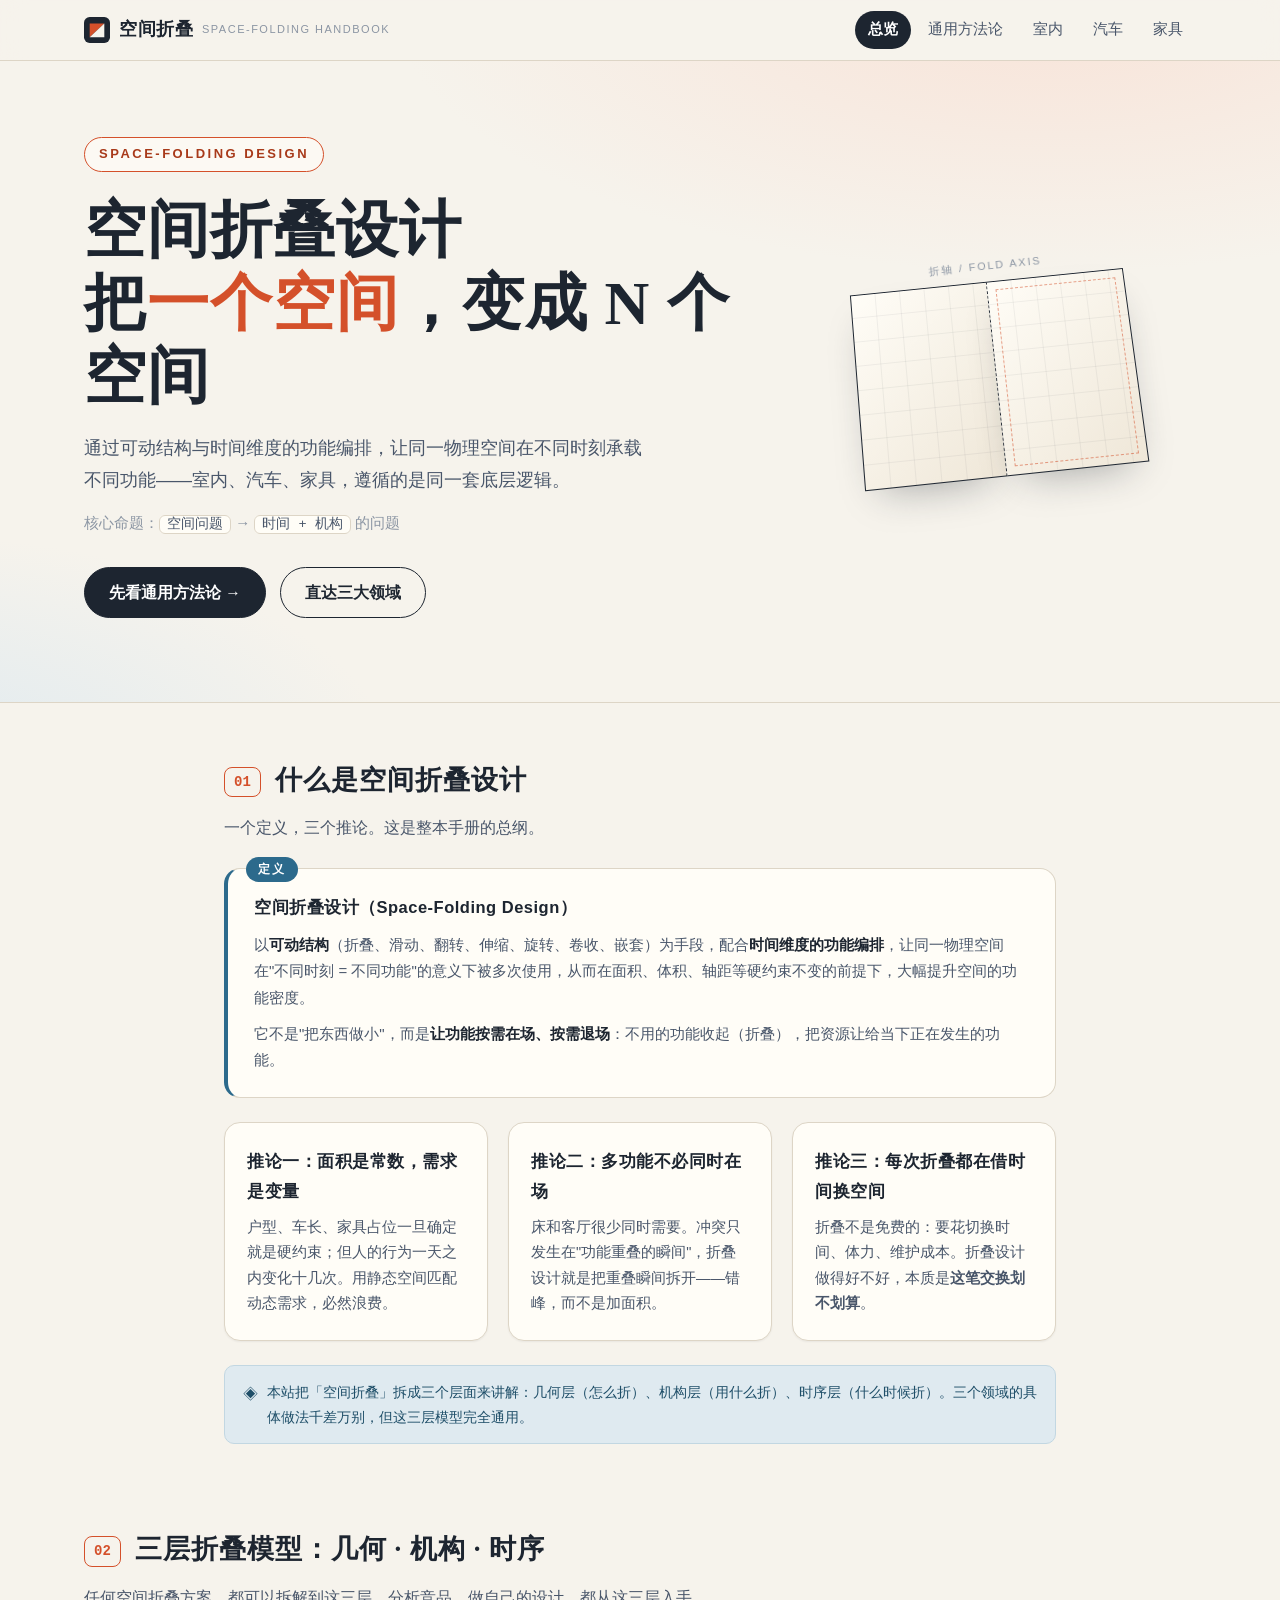
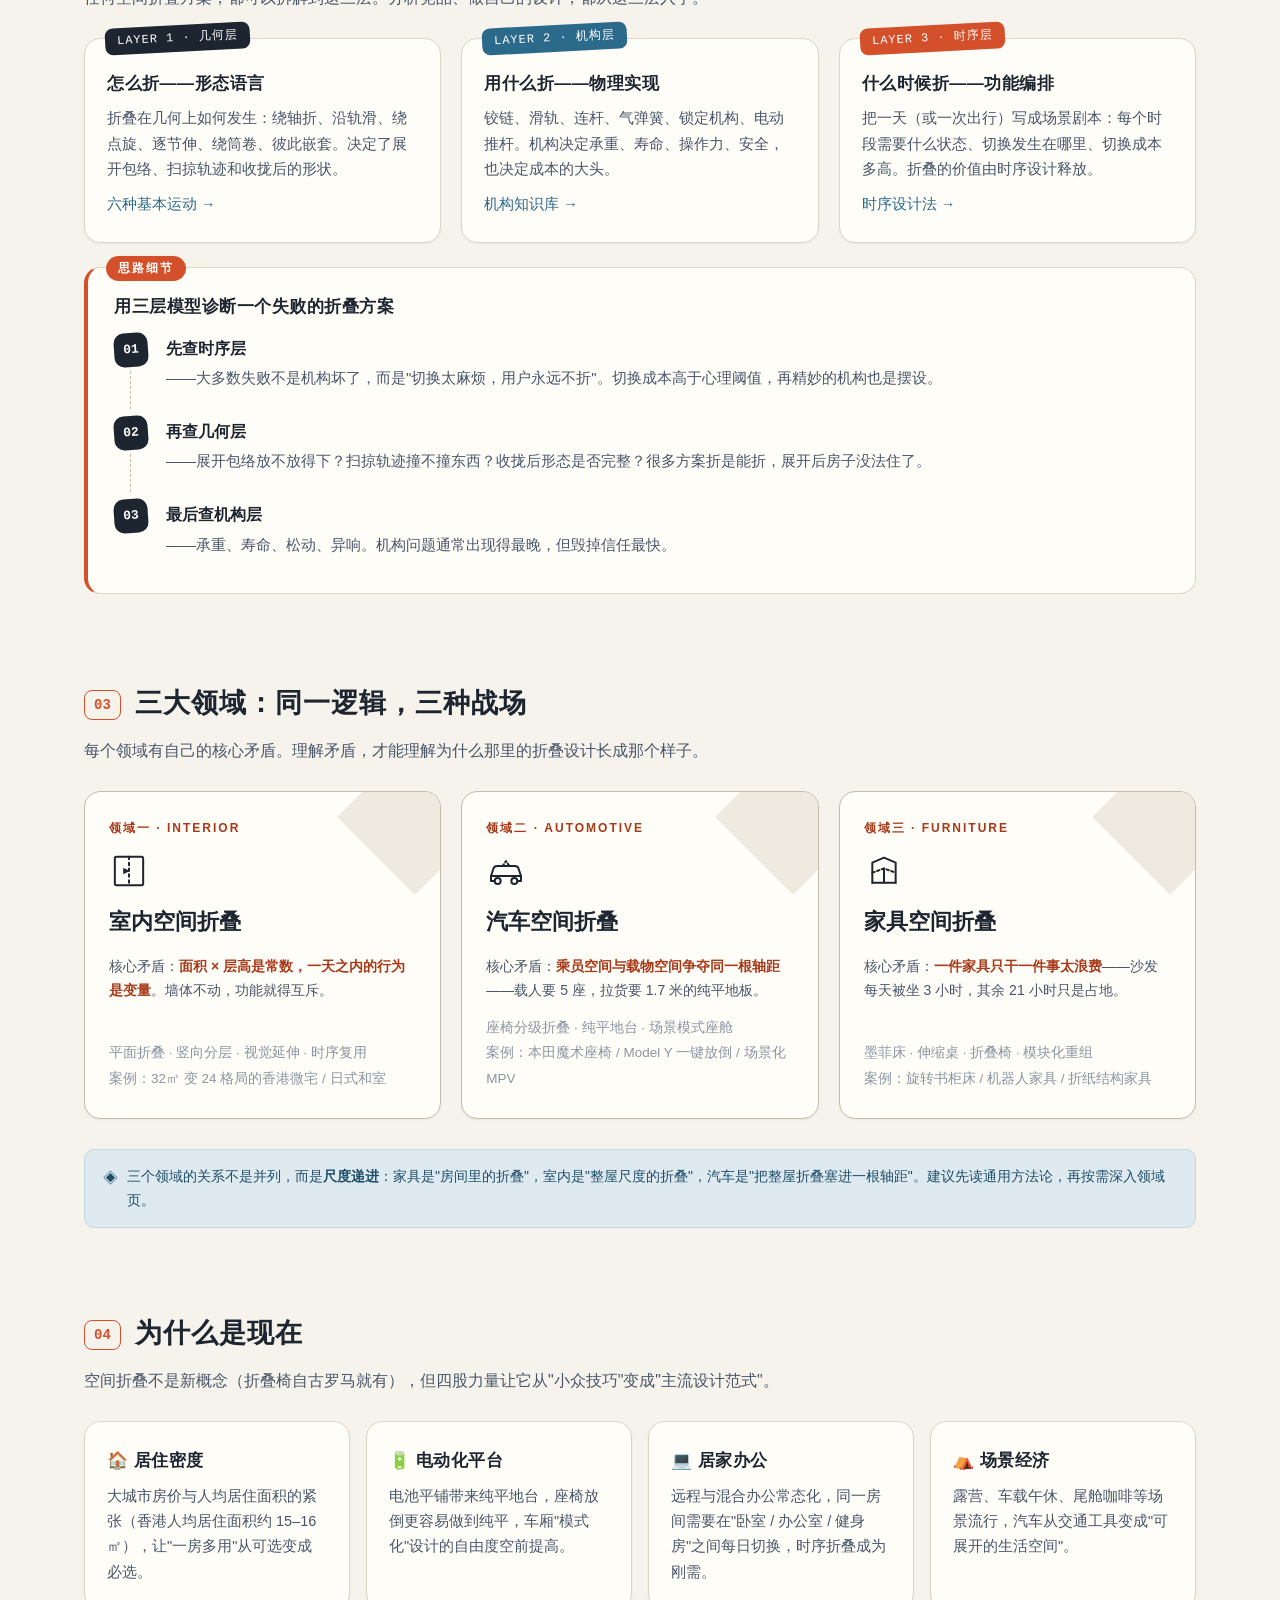
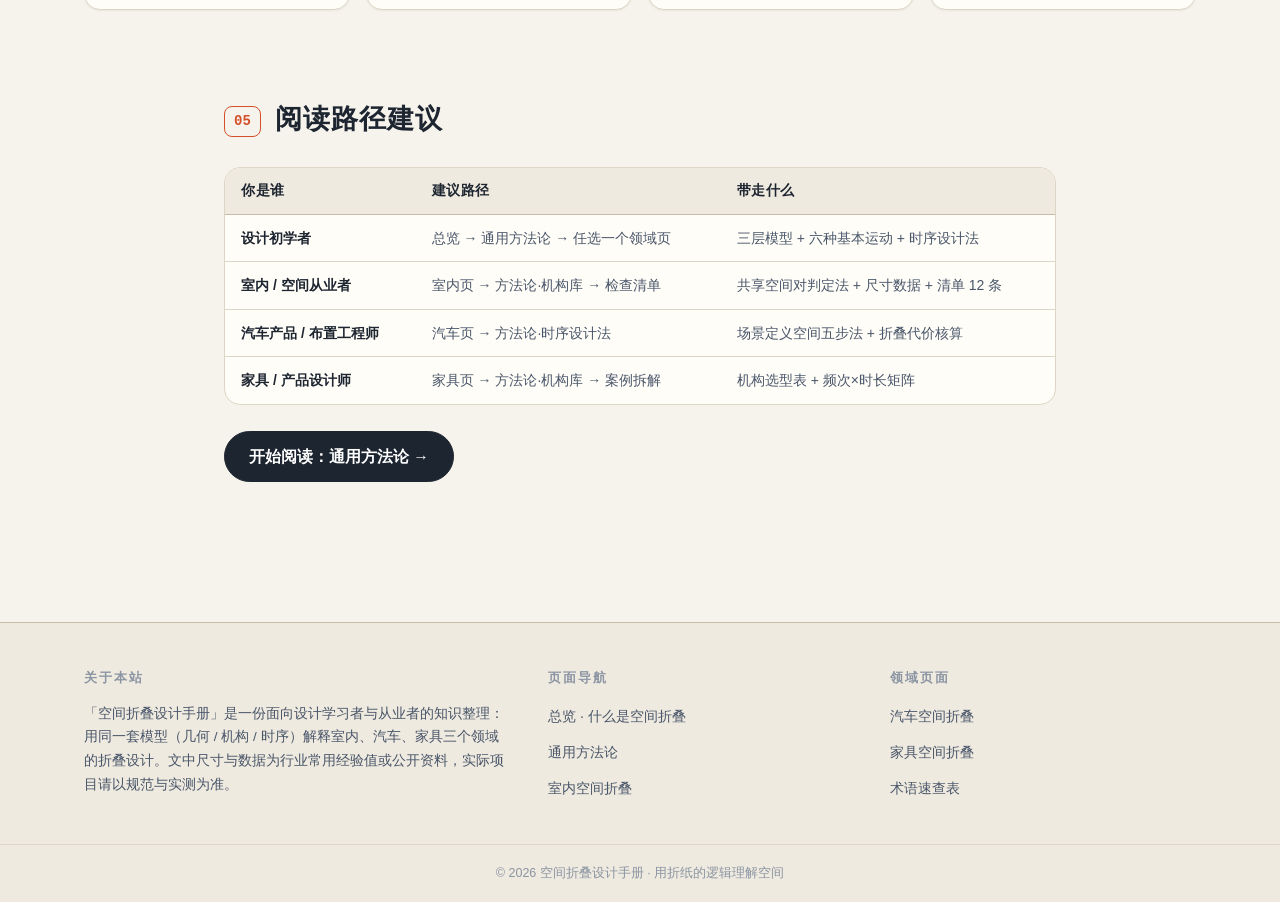
<file: index.html>
<!DOCTYPE html>
<html lang="zh-CN">
<head>
<meta charset="UTF-8">
<meta name="viewport" content="width=device-width, initial-scale=1">
<title>空间折叠设计手册 · 让一个空间变成 N 个空间</title>
<meta name="description" content="空间折叠设计知识库：覆盖室内、汽车、家具三大领域的折叠设计原理、机构知识、设计思路与案例拆解。">
<link rel="icon" href="data:image/svg+xml,%3Csvg xmlns='http://www.w3.org/2000/svg' viewBox='0 0 32 32'%3E%3Crect width='32' height='32' rx='7' fill='%231d2530'/%3E%3Cpath d='M7 8h18L7 25z' fill='%23d4502a'/%3E%3Cpath d='M25 8v17H7z' fill='%23f6f3ec'/%3E%3C/svg%3E">
<link rel="stylesheet" href="css/style.css">
</head>
<body>

<header class="nav">
  <div class="nav-inner">
    <a class="brand" href="index.html">
      <svg width="26" height="26" viewBox="0 0 32 32" aria-hidden="true"><rect width="32" height="32" rx="7" fill="#1d2530"/><path d="M7 8h18L7 25z" fill="#d4502a"/><path d="M25 8v17H7z" fill="#f6f3ec"/></svg>
      空间折叠 <small>SPACE-FOLDING HANDBOOK</small>
    </a>
    <button class="nav-toggle" aria-label="菜单">☰</button>
    <nav class="nav-links">
      <a href="index.html">总览</a>
      <a href="methodology.html">通用方法论</a>
      <a href="interior.html">室内</a>
      <a href="automotive.html">汽车</a>
      <a href="furniture.html">家具</a>
    </nav>
  </div>
</header>

<main>
  <!-- ============ Hero ============ -->
  <section class="hero">
    <div class="hero-inner">
      <div>
        <span class="hero-kicker">SPACE-FOLDING DESIGN</span>
        <h1>空间折叠设计<br>把<em>一个空间</em>，变成 N 个空间</h1>
        <p class="hero-lede">通过可动结构与时间维度的功能编排，让同一物理空间在不同时刻承载不同功能——室内、汽车、家具，遵循的是同一套底层逻辑。</p>
        <p class="hero-sub">核心命题：<code>空间问题</code> → <code>时间 + 机构</code> 的问题</p>
        <div class="hero-cta">
          <a class="btn btn-primary" href="methodology.html">先看通用方法论 →</a>
          <a class="btn btn-ghost" href="#domains">直达三大领域</a>
        </div>
      </div>
      <div class="fold-stage" aria-hidden="true">
        <div class="fold-paper">
          <span class="fold-axis">折轴 / FOLD AXIS</span>
          <div class="fp fp-a"></div>
          <div class="fp fp-b"></div>
        </div>
      </div>
    </div>
  </section>

  <!-- ============ 定义 ============ -->
  <section class="sec" id="definition">
    <div class="wrap-narrow">
      <div class="sec-head"><span class="sec-num">01</span><h2>什么是空间折叠设计</h2></div>
      <p class="sec-intro">一个定义，三个推论。这是整本手册的总纲。</p>

      <div class="kp">
        <span class="kp-tag">定义</span>
        <h3>空间折叠设计（Space-Folding Design）</h3>
        <p>以<b>可动结构</b>（折叠、滑动、翻转、伸缩、旋转、卷收、嵌套）为手段，配合<b>时间维度的功能编排</b>，让同一物理空间在"不同时刻 = 不同功能"的意义下被多次使用，从而在面积、体积、轴距等硬约束不变的前提下，大幅提升空间的功能密度。</p>
        <p>它不是"把东西做小"，而是<b>让功能按需在场、按需退场</b>：不用的功能收起（折叠），把资源让给当下正在发生的功能。</p>
      </div>

      <div class="grid3">
        <div class="card blue">
          <h3>推论一：面积是常数，需求是变量</h3>
          <p>户型、车长、家具占位一旦确定就是硬约束；但人的行为一天之内变化十几次。用静态空间匹配动态需求，必然浪费。</p>
        </div>
        <div class="card blue">
          <h3>推论二：多功能不必同时在场</h3>
          <p>床和客厅很少同时需要。冲突只发生在"功能重叠的瞬间"，折叠设计就是把重叠瞬间拆开——错峰，而不是加面积。</p>
        </div>
        <div class="card blue">
          <h3>推论三：每次折叠都在借时间换空间</h3>
          <p>折叠不是免费的：要花切换时间、体力、维护成本。折叠设计做得好不好，本质是<b>这笔交换划不划算</b>。</p>
        </div>
      </div>

      <div class="note">本站把「空间折叠」拆成三个层面来讲解：几何层（怎么折）、机构层（用什么折）、时序层（什么时候折）。三个领域的具体做法千差万别，但这三层模型完全通用。</div>
    </div>
  </section>

  <!-- ============ 三层模型 ============ -->
  <section class="sec" id="model">
    <div class="wrap">
      <div class="sec-head"><span class="sec-num">02</span><h2>三层折叠模型：几何 · 机构 · 时序</h2></div>
      <p class="sec-intro">任何空间折叠方案，都可以拆解到这三层。分析竞品、做自己的设计，都从这三层入手。</p>

      <div class="grid3">
        <div class="card model-card">
          <span class="mc-layer">LAYER 1 · 几何层</span>
          <h3>怎么折——形态语言</h3>
          <p>折叠在几何上如何发生：绕轴折、沿轨滑、绕点旋、逐节伸、绕筒卷、彼此嵌套。决定了展开包络、扫掠轨迹和收拢后的形状。</p>
          <p style="margin-top:10px"><a href="methodology.html#motions">六种基本运动 →</a></p>
        </div>
        <div class="card model-card">
          <span class="mc-layer">LAYER 2 · 机构层</span>
          <h3>用什么折——物理实现</h3>
          <p>铰链、滑轨、连杆、气弹簧、锁定机构、电动推杆。机构决定承重、寿命、操作力、安全，也决定成本的大头。</p>
          <p style="margin-top:10px"><a href="methodology.html#mechanism">机构知识库 →</a></p>
        </div>
        <div class="card model-card">
          <span class="mc-layer">LAYER 3 · 时序层</span>
          <h3>什么时候折——功能编排</h3>
          <p>把一天（或一次出行）写成场景剧本：每个时段需要什么状态、切换发生在哪里、切换成本多高。折叠的价值由时序设计释放。</p>
          <p style="margin-top:10px"><a href="methodology.html#timeline">时序设计法 →</a></p>
        </div>
      </div>

      <div class="think">
        <span class="think-tag">思路细节</span>
        <h3>用三层模型诊断一个失败的折叠方案</h3>
        <ol class="steps">
          <li><b>先查时序层</b>——大多数失败不是机构坏了，而是"切换太麻烦，用户永远不折"。切换成本高于心理阈值，再精妙的机构也是摆设。</li>
          <li><b>再查几何层</b>——展开包络放不放得下？扫掠轨迹撞不撞东西？收拢后形态是否完整？很多方案折是能折，展开后房子没法住了。</li>
          <li><b>最后查机构层</b>——承重、寿命、松动、异响。机构问题通常出现得最晚，但毁掉信任最快。</li>
        </ol>
      </div>
    </div>
  </section>

  <!-- ============ 三大领域 ============ -->
  <section class="sec" id="domains">
    <div class="wrap">
      <div class="sec-head"><span class="sec-num">03</span><h2>三大领域：同一逻辑，三种战场</h2></div>
      <p class="sec-intro">每个领域有自己的核心矛盾。理解矛盾，才能理解为什么那里的折叠设计长成那个样子。</p>

      <div class="grid3">
        <a class="domain-card" href="interior.html">
          <span class="dc-tag">领域一 · INTERIOR</span>
          <span class="card-icon"><svg width="40" height="40" viewBox="0 0 48 48" fill="none" stroke="currentColor" stroke-width="2.4" stroke-linecap="round" stroke-linejoin="round"><rect x="7" y="7" width="34" height="34" rx="2"/><path d="M24 7v34" stroke-dasharray="3 4"/><path d="M17 20v8l8-4z" fill="currentColor" stroke="none"/></svg></span>
          <h3>室内空间折叠</h3>
          <p class="dc-conflict">核心矛盾：<b>面积 × 层高是常数，一天之内的行为是变量</b>。墙体不动，功能就得互斥。</p>
          <span class="dc-list">平面折叠 · 竖向分层 · 视觉延伸 · 时序复用<br>案例：32㎡ 变 24 格局的香港微宅 / 日式和室</span>
        </a>
        <a class="domain-card" href="automotive.html">
          <span class="dc-tag">领域二 · AUTOMOTIVE</span>
          <span class="card-icon"><svg width="40" height="40" viewBox="0 0 48 48" fill="none" stroke="currentColor" stroke-width="2.4" stroke-linecap="round" stroke-linejoin="round"><path d="M6 30l3-9c.7-2 2.3-3 4.4-3h21.2c2.1 0 3.7 1 4.4 3l3 9"/><path d="M6 30h36v6h-4M6 30v6h4"/><circle cx="14" cy="36" r="3.6"/><circle cx="34" cy="36" r="3.6"/><path d="M20 18l4-6 4 6" stroke-dasharray="2.5 3"/></svg></span>
          <h3>汽车空间折叠</h3>
          <p class="dc-conflict">核心矛盾：<b>乘员空间与载物空间争夺同一根轴距</b>——载人要 5 座，拉货要 1.7 米的纯平地板。</p>
          <span class="dc-list">座椅分级折叠 · 纯平地台 · 场景模式座舱<br>案例：本田魔术座椅 / Model Y 一键放倒 / 场景化 MPV</span>
        </a>
        <a class="domain-card" href="furniture.html">
          <span class="dc-tag">领域三 · FURNITURE</span>
          <span class="card-icon"><svg width="40" height="40" viewBox="0 0 48 48" fill="none" stroke="currentColor" stroke-width="2.4" stroke-linecap="round" stroke-linejoin="round"><path d="M10 38V14l14-6 14 6v24"/><path d="M10 26l14-5 14 5" stroke-dasharray="3 3"/><path d="M24 21v17"/><path d="M10 38h28"/></svg></span>
          <h3>家具空间折叠</h3>
          <p class="dc-conflict">核心矛盾：<b>一件家具只干一件事太浪费</b>——沙发每天被坐 3 小时，其余 21 小时只是占地。</p>
          <span class="dc-list">墨菲床 · 伸缩桌 · 折叠椅 · 模块化重组<br>案例：旋转书柜床 / 机器人家具 / 折纸结构家具</span>
        </a>
      </div>

      <div class="note" style="margin-top:30px">三个领域的关系不是并列，而是<b>尺度递进</b>：家具是"房间里的折叠"，室内是"整屋尺度的折叠"，汽车是"把整屋折叠塞进一根轴距"。建议先读通用方法论，再按需深入领域页。</div>
    </div>
  </section>

  <!-- ============ 为什么是现在 ============ -->
  <section class="sec" id="why-now">
    <div class="wrap">
      <div class="sec-head"><span class="sec-num">04</span><h2>为什么是现在</h2></div>
      <p class="sec-intro">空间折叠不是新概念（折叠椅自古罗马就有），但四股力量让它从"小众技巧"变成"主流设计范式"。</p>
      <div class="grid4">
        <div class="card">
          <h3>🏠 居住密度</h3>
          <p>大城市房价与人均居住面积的紧张（香港人均居住面积约 15–16㎡），让"一房多用"从可选变成必选。</p>
        </div>
        <div class="card">
          <h3>🔋 电动化平台</h3>
          <p>电池平铺带来纯平地台，座椅放倒更容易做到纯平，车厢"模式化"设计的自由度空前提高。</p>
        </div>
        <div class="card">
          <h3>💻 居家办公</h3>
          <p>远程与混合办公常态化，同一房间需要在"卧室 / 办公室 / 健身房"之间每日切换，时序折叠成为刚需。</p>
        </div>
        <div class="card">
          <h3>⛺ 场景经济</h3>
          <p>露营、车载午休、尾舱咖啡等场景流行，汽车从交通工具变成"可展开的生活空间"。</p>
        </div>
      </div>
    </div>
  </section>

  <!-- ============ 阅读路径 ============ -->
  <section class="sec" id="reading">
    <div class="wrap-narrow">
      <div class="sec-head"><span class="sec-num">05</span><h2>阅读路径建议</h2></div>
      <div class="table-wrap">
        <table>
          <tr><th>你是谁</th><th>建议路径</th><th>带走什么</th></tr>
          <tr><td>设计初学者</td><td>总览 → 通用方法论 → 任选一个领域页</td><td>三层模型 + 六种基本运动 + 时序设计法</td></tr>
          <tr><td>室内 / 空间从业者</td><td>室内页 → 方法论·机构库 → 检查清单</td><td>共享空间对判定法 + 尺寸数据 + 清单 12 条</td></tr>
          <tr><td>汽车产品 / 布置工程师</td><td>汽车页 → 方法论·时序设计法</td><td>场景定义空间五步法 + 折叠代价核算</td></tr>
          <tr><td>家具 / 产品设计师</td><td>家具页 → 方法论·机构库 → 案例拆解</td><td>机构选型表 + 频次×时长矩阵</td></tr>
        </table>
      </div>
      <div class="hero-cta" style="margin-top:26px">
        <a class="btn btn-primary" href="methodology.html">开始阅读：通用方法论 →</a>
      </div>
    </div>
  </section>
</main>

<footer>
  <div class="footer-inner">
    <div>
      <h4>关于本站</h4>
      <p>「空间折叠设计手册」是一份面向设计学习者与从业者的知识整理：用同一套模型（几何 / 机构 / 时序）解释室内、汽车、家具三个领域的折叠设计。文中尺寸与数据为行业常用经验值或公开资料，实际项目请以规范与实测为准。</p>
    </div>
    <div>
      <h4>页面导航</h4>
      <ul>
        <li><a href="index.html">总览 · 什么是空间折叠</a></li>
        <li><a href="methodology.html">通用方法论</a></li>
        <li><a href="interior.html">室内空间折叠</a></li>
      </ul>
    </div>
    <div>
      <h4>领域页面</h4>
      <ul>
        <li><a href="automotive.html">汽车空间折叠</a></li>
        <li><a href="furniture.html">家具空间折叠</a></li>
        <li><a href="methodology.html#glossary">术语速查表</a></li>
      </ul>
    </div>
  </div>
  <div class="footer-bottom">© 2026 空间折叠设计手册 · 用折纸的逻辑理解空间</div>
</footer>

<script src="js/main.js"></script>
</body>
</html>
</file>
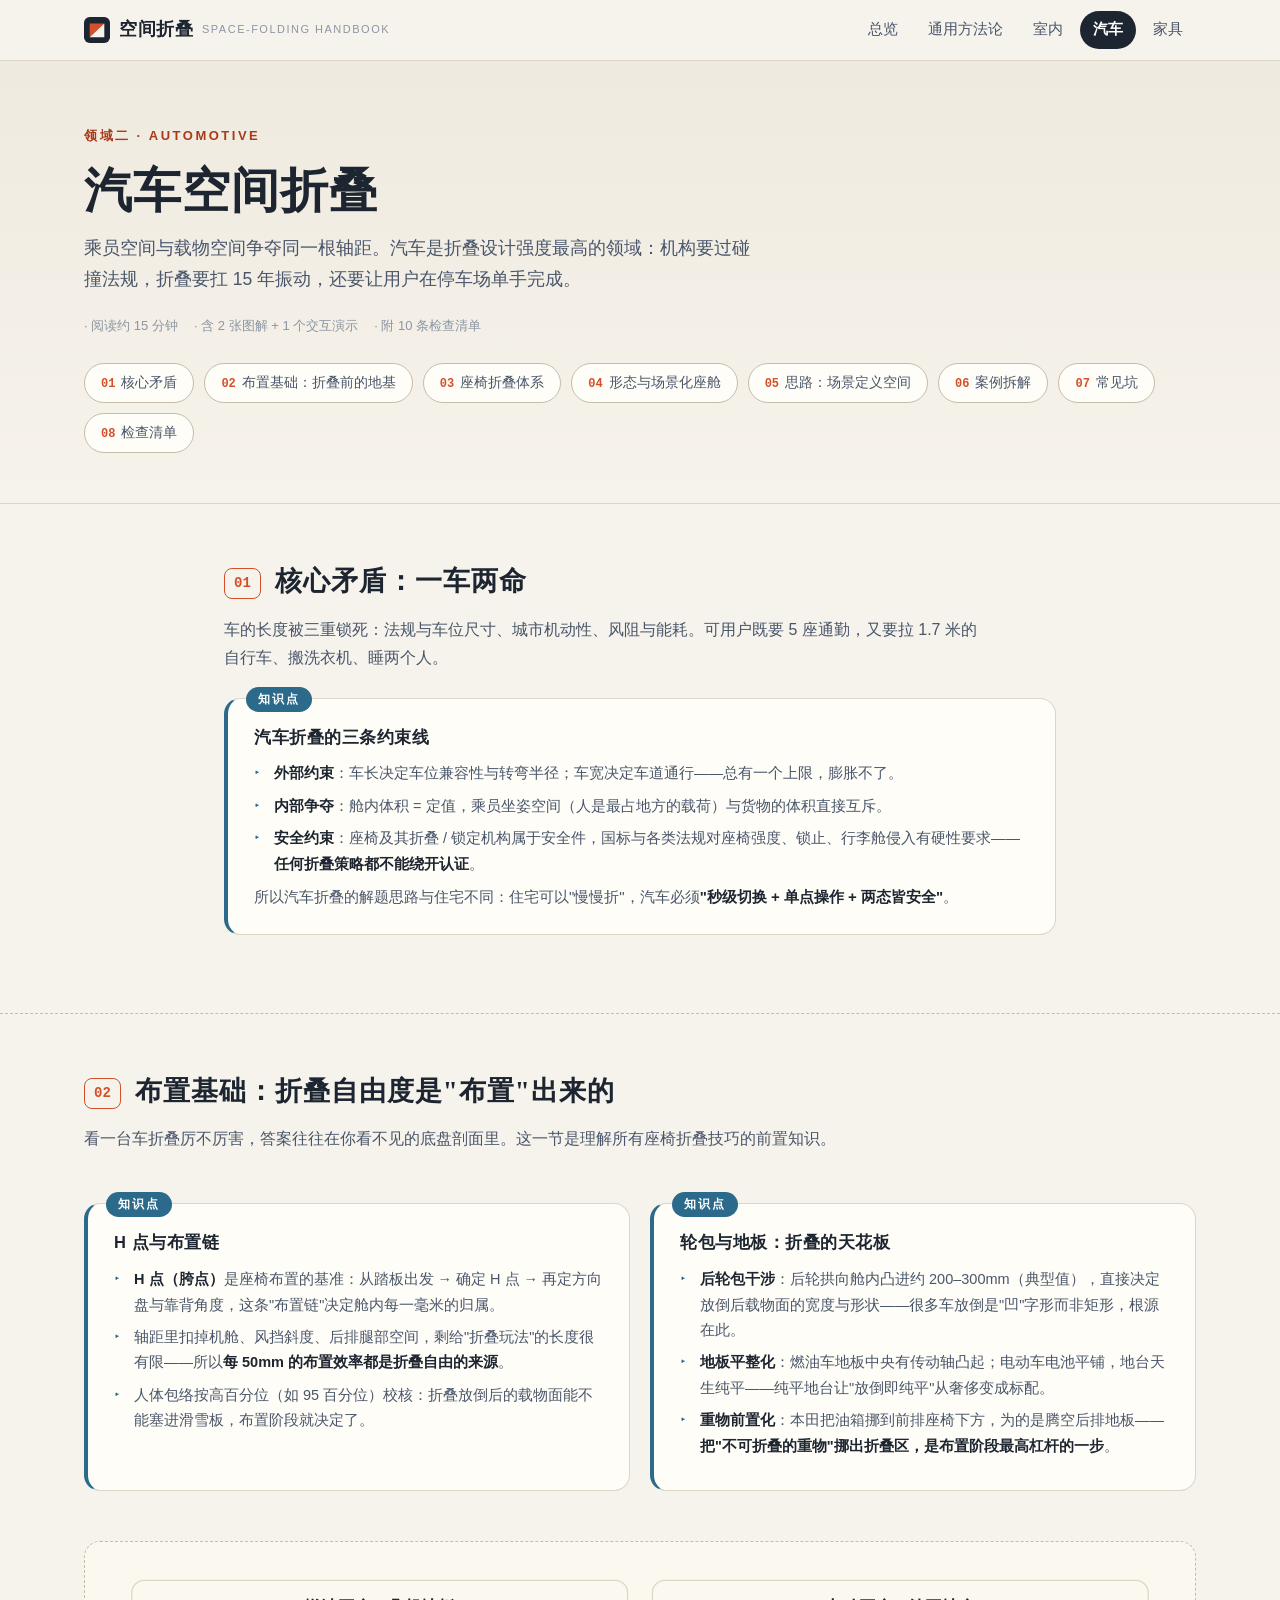
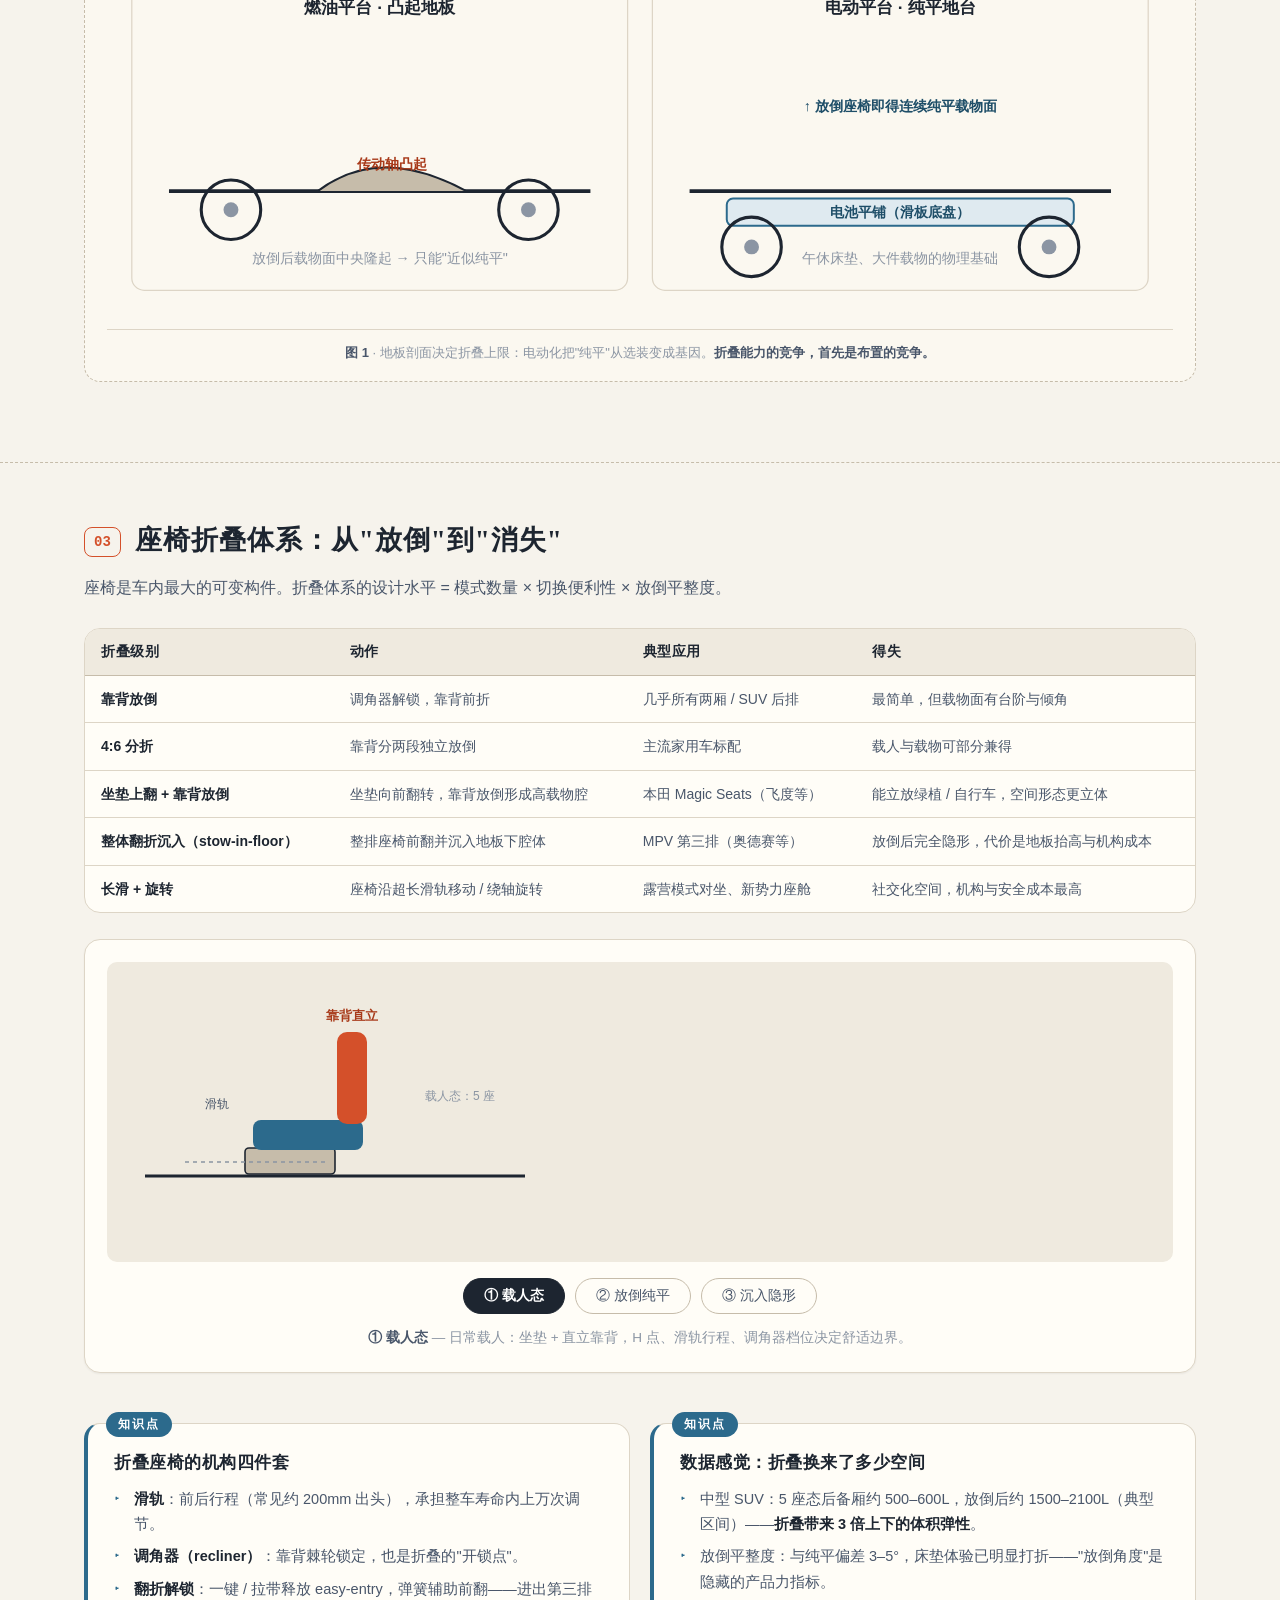
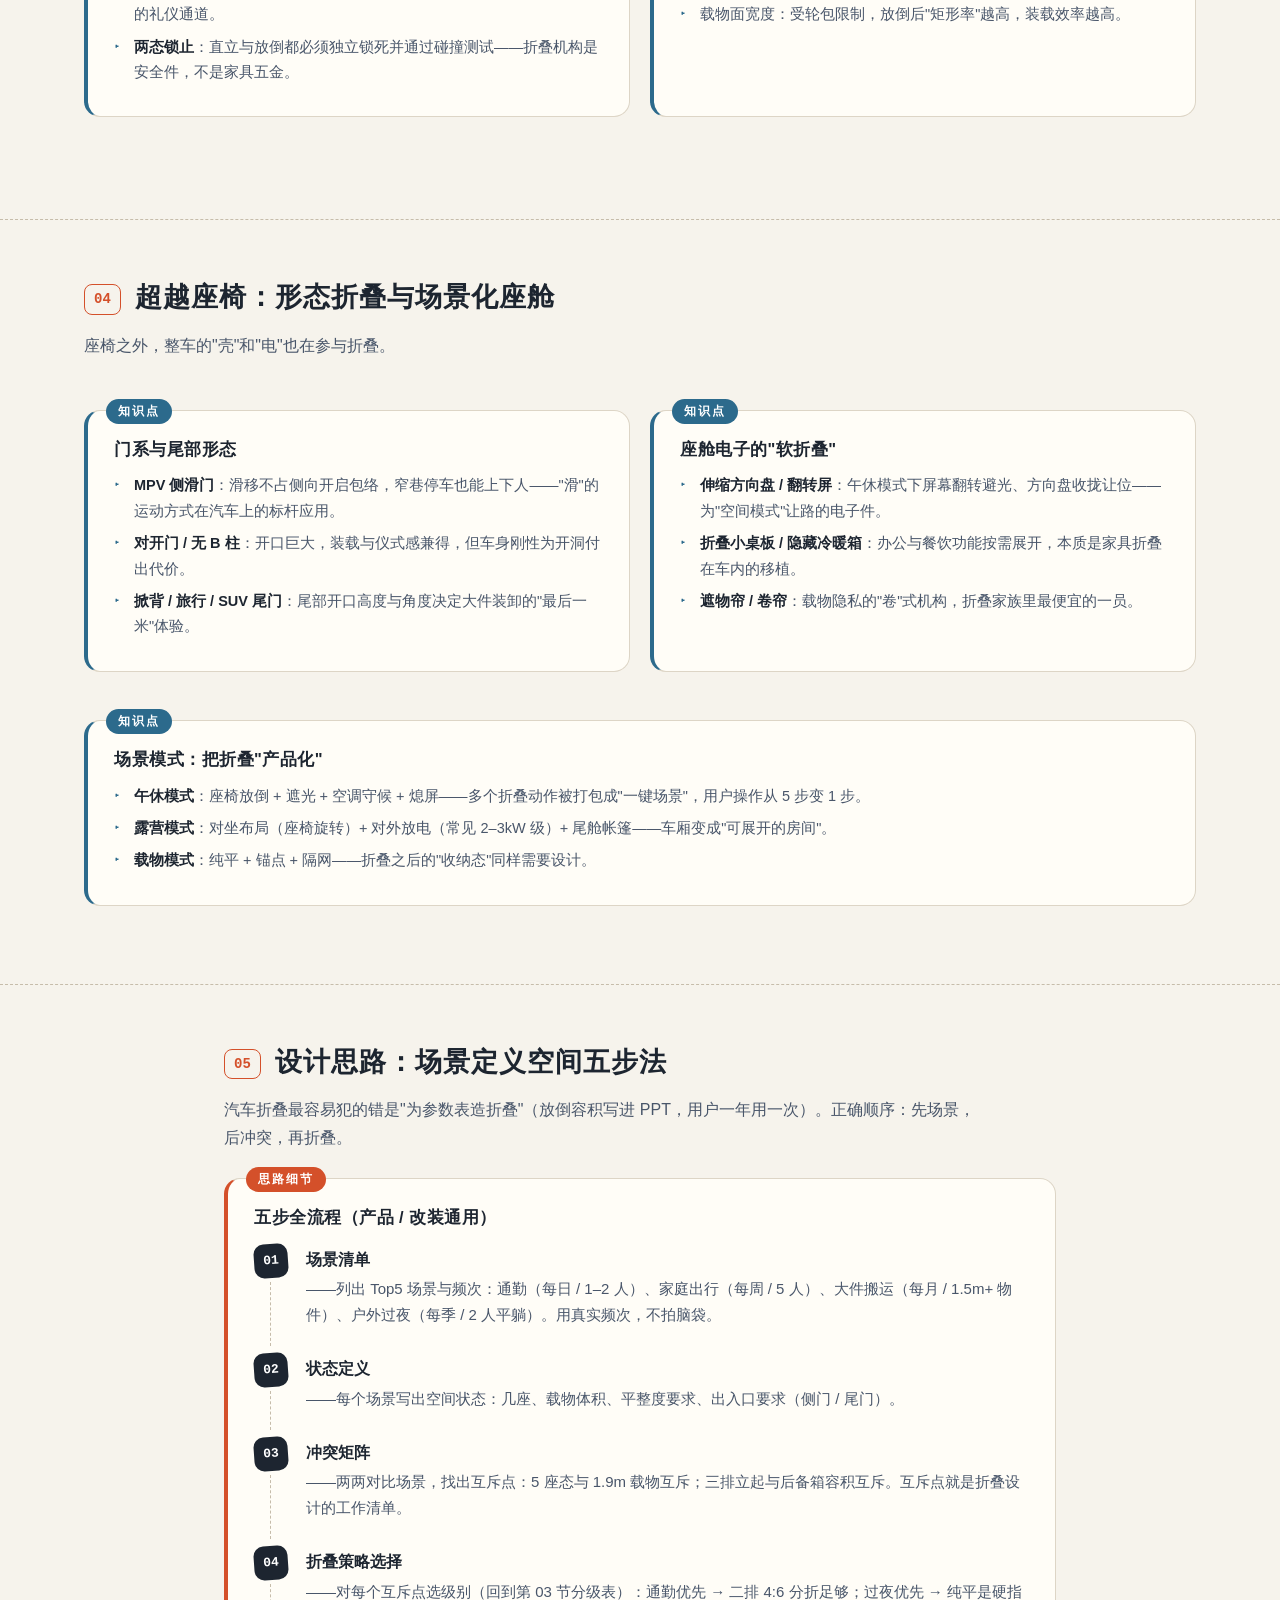
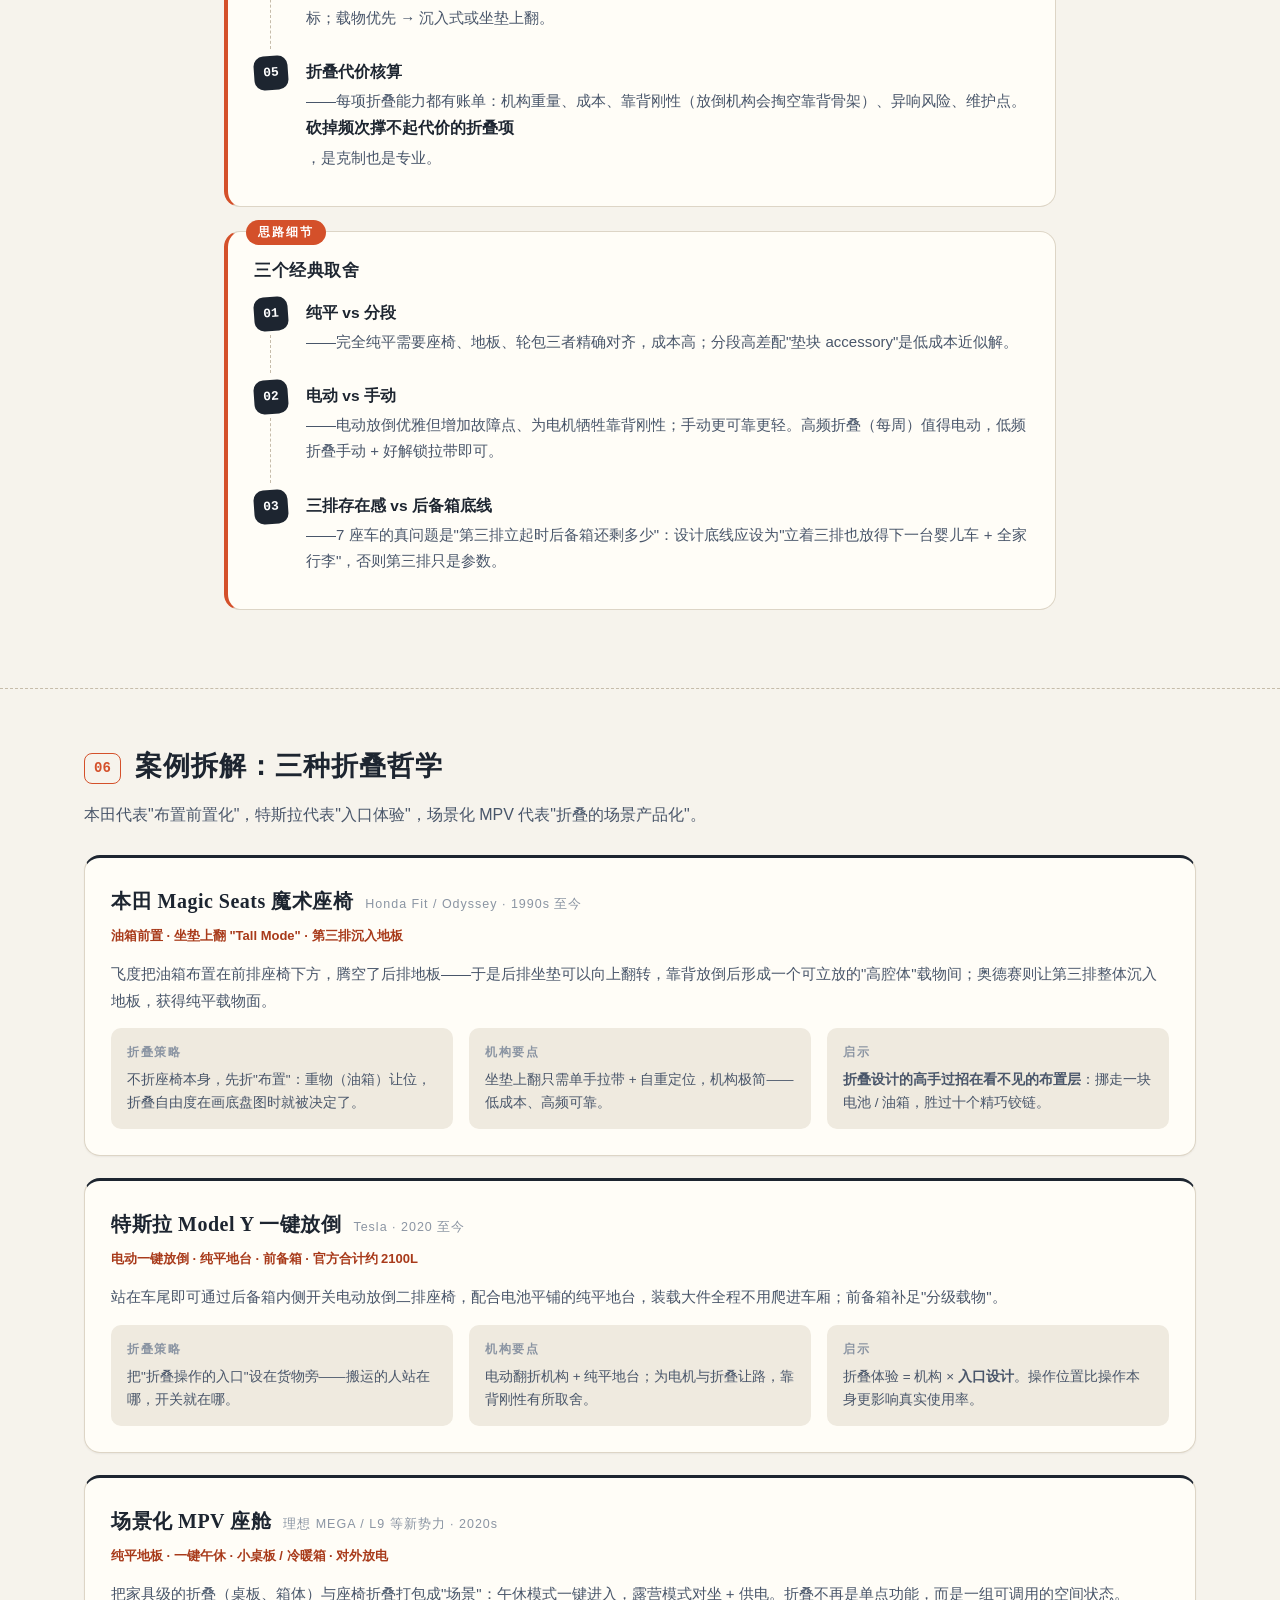
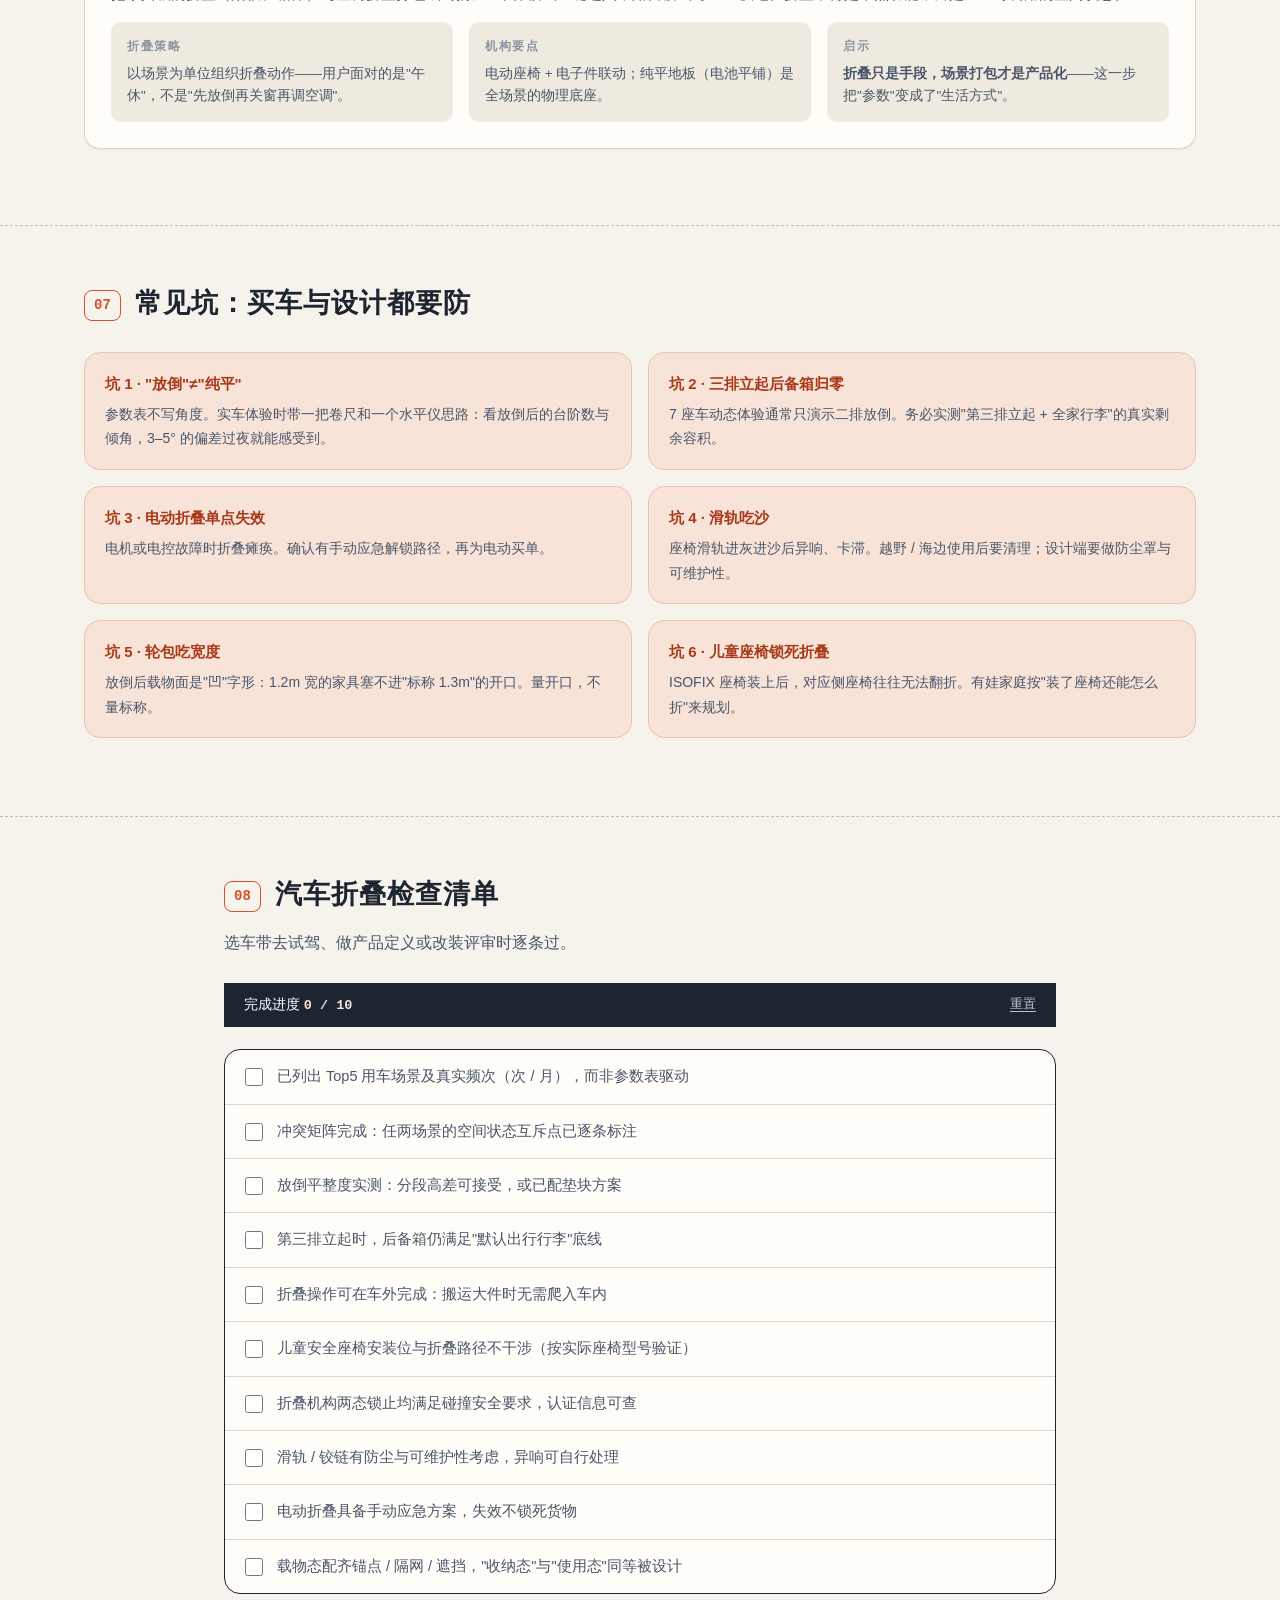
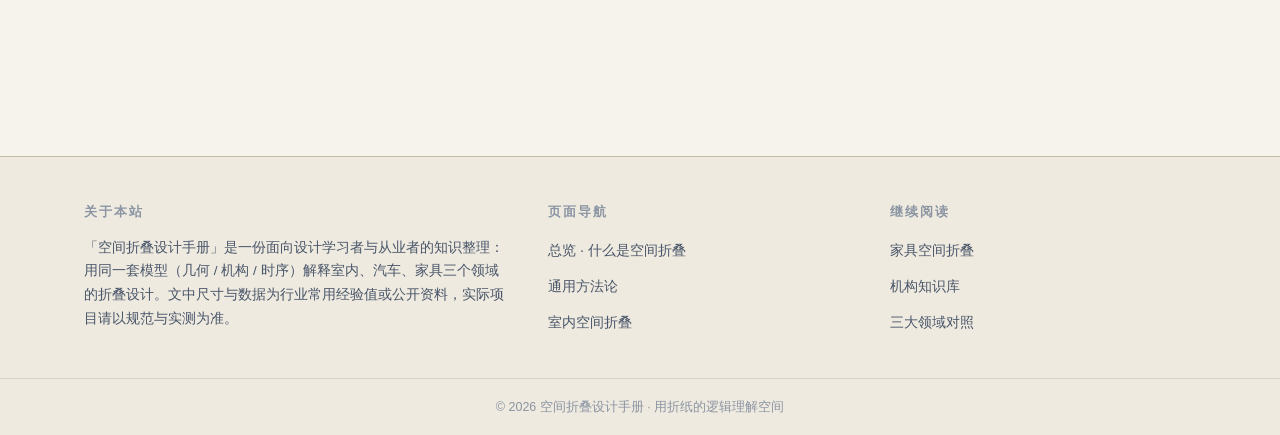
<file: automotive.html>
<!DOCTYPE html>
<html lang="zh-CN">
<head>
<meta charset="UTF-8">
<meta name="viewport" content="width=device-width, initial-scale=1">
<title>汽车空间折叠 · 空间折叠设计手册</title>
<meta name="description" content="汽车空间折叠：车身布置基础、座椅分级折叠体系、纯平地台、场景化座舱，以及场景定义空间五步法与案例拆解。">
<link rel="icon" href="data:image/svg+xml,%3Csvg xmlns='http://www.w3.org/2000/svg' viewBox='0 0 32 32'%3E%3Crect width='32' height='32' rx='7' fill='%231d2530'/%3E%3Cpath d='M7 8h18L7 25z' fill='%23d4502a'/%3E%3Cpath d='M25 8v17H7z' fill='%23f6f3ec'/%3E%3C/svg%3E">
<link rel="stylesheet" href="css/style.css">
</head>
<body>

<header class="nav">
  <div class="nav-inner">
    <a class="brand" href="index.html">
      <svg width="26" height="26" viewBox="0 0 32 32" aria-hidden="true"><rect width="32" height="32" rx="7" fill="#1d2530"/><path d="M7 8h18L7 25z" fill="#d4502a"/><path d="M25 8v17H7z" fill="#f6f3ec"/></svg>
      空间折叠 <small>SPACE-FOLDING HANDBOOK</small>
    </a>
    <button class="nav-toggle" aria-label="菜单">☰</button>
    <nav class="nav-links">
      <a href="index.html">总览</a>
      <a href="methodology.html">通用方法论</a>
      <a href="interior.html">室内</a>
      <a href="automotive.html">汽车</a>
      <a href="furniture.html">家具</a>
    </nav>
  </div>
</header>

<main>
  <section class="page-hero">
    <div class="wrap">
      <p class="crumb">领域二 · Automotive</p>
      <h1>汽车空间折叠</h1>
      <p class="lede">乘员空间与载物空间争夺同一根轴距。汽车是折叠设计强度最高的领域：机构要过碰撞法规，折叠要扛 15 年振动，还要让用户在停车场单手完成。</p>
      <div class="page-meta"><span>· 阅读约 15 分钟</span><span>· 含 2 张图解 + 1 个交互演示</span><span>· 附 10 条检查清单</span></div>
      <div class="toc-chips">
        <a href="#a-conflict"><b>01</b>核心矛盾</a>
        <a href="#a-package"><b>02</b>布置基础：折叠前的地基</a>
        <a href="#a-seat"><b>03</b>座椅折叠体系</a>
        <a href="#a-cabin"><b>04</b>形态与场景化座舱</a>
        <a href="#a-method"><b>05</b>思路：场景定义空间</a>
        <a href="#a-cases"><b>06</b>案例拆解</a>
        <a href="#a-pitfalls"><b>07</b>常见坑</a>
        <a href="#a-checklist"><b>08</b>检查清单</a>
      </div>
    </div>
  </section>

  <!-- ============ 01 核心矛盾 ============ -->
  <section class="sec" id="a-conflict">
    <div class="wrap-narrow">
      <div class="sec-head"><span class="sec-num">01</span><h2>核心矛盾：一车两命</h2></div>
      <p class="sec-intro">车的长度被三重锁死：法规与车位尺寸、城市机动性、风阻与能耗。可用户既要 5 座通勤，又要拉 1.7 米的自行车、搬洗衣机、睡两个人。</p>
      <div class="kp">
        <span class="kp-tag">知识点</span>
        <h3>汽车折叠的三条约束线</h3>
        <ul>
          <li><b>外部约束</b>：车长决定车位兼容性与转弯半径；车宽决定车道通行——总有一个上限，膨胀不了。</li>
          <li><b>内部争夺</b>：舱内体积 = 定值，乘员坐姿空间（人是最占地方的载荷）与货物的体积直接互斥。</li>
          <li><b>安全约束</b>：座椅及其折叠 / 锁定机构属于安全件，国标与各类法规对座椅强度、锁止、行李舱侵入有硬性要求——<b>任何折叠策略都不能绕开认证</b>。</li>
        </ul>
        <p>所以汽车折叠的解题思路与住宅不同：住宅可以"慢慢折"，汽车必须<b>"秒级切换 + 单点操作 + 两态皆安全"</b>。</p>
      </div>
    </div>
  </section>

  <hr class="sec-divider">

  <!-- ============ 02 布置基础 ============ -->
  <section class="sec" id="a-package">
    <div class="wrap">
      <div class="sec-head"><span class="sec-num">02</span><h2>布置基础：折叠自由度是"布置"出来的</h2></div>
      <p class="sec-intro">看一台车折叠厉不厉害，答案往往在你看不见的底盘剖面里。这一节是理解所有座椅折叠技巧的前置知识。</p>

      <div class="grid2">
        <div class="kp">
          <span class="kp-tag">知识点</span>
          <h3>H 点与布置链</h3>
          <ul>
            <li><b>H 点（胯点）</b>是座椅布置的基准：从踏板出发 → 确定 H 点 → 再定方向盘与靠背角度，这条"布置链"决定舱内每一毫米的归属。</li>
            <li>轴距里扣掉机舱、风挡斜度、后排腿部空间，剩给"折叠玩法"的长度很有限——所以<b>每 50mm 的布置效率都是折叠自由的来源</b>。</li>
            <li>人体包络按高百分位（如 95 百分位）校核：折叠放倒后的载物面能不能塞进滑雪板，布置阶段就决定了。</li>
          </ul>
        </div>
        <div class="kp">
          <span class="kp-tag">知识点</span>
          <h3>轮包与地板：折叠的天花板</h3>
          <ul>
            <li><b>后轮包干涉</b>：后轮拱向舱内凸进约 200–300mm（典型值），直接决定放倒后载物面的宽度与形状——很多车放倒是"凹"字形而非矩形，根源在此。</li>
            <li><b>地板平整化</b>：燃油车地板中央有传动轴凸起；电动车电池平铺，地台天生纯平——纯平地台让"放倒即纯平"从奢侈变成标配。</li>
            <li><b>重物前置化</b>：本田把油箱挪到前排座椅下方，为的是腾空后排地板——<b>把"不可折叠的重物"挪出折叠区，是布置阶段最高杠杆的一步</b>。</li>
          </ul>
        </div>
      </div>

      <figure class="diagram">
        <svg viewBox="0 0 860 280" role="img" aria-label="燃油车与电动车地板剖面对比">
          <g font-family="-apple-system,'PingFang SC',sans-serif" font-size="12.5">
            <!-- 燃油车 -->
            <g transform="translate(20,10)">
              <rect x="0" y="0" width="400" height="250" rx="10" fill="#fbf8f0" stroke="#ddd5c6"/>
              <text x="200" y="26" text-anchor="middle" font-size="14" font-weight="700" fill="#1d2530">燃油平台 · 凸起地板</text>
              <line x1="30" y1="170" x2="370" y2="170" stroke="#1d2530" stroke-width="3"/>
              <path d="M150,170 q50,-38 120,0" fill="#c6bcaa" stroke="#1d2530" stroke-width="1.6"/>
              <text x="210" y="152" text-anchor="middle" font-size="11.5" fill="#a83a1a" font-weight="700">传动轴凸起</text>
              <circle cx="80" cy="185" r="24" fill="none" stroke="#1d2530" stroke-width="2.5"/>
              <circle cx="320" cy="185" r="24" fill="none" stroke="#1d2530" stroke-width="2.5"/>
              <g fill="#8b95a3"><circle cx="80" cy="185" r="6"/><circle cx="320" cy="185" r="6"/></g>
              <text x="200" y="228" text-anchor="middle" font-size="11.5" fill="#8b95a3">放倒后载物面中央隆起 → 只能"近似纯平"</text>
            </g>
            <!-- 电动车 -->
            <g transform="translate(440,10)">
              <rect x="0" y="0" width="400" height="250" rx="10" fill="#fbf8f0" stroke="#ddd5c6"/>
              <text x="200" y="26" text-anchor="middle" font-size="14" font-weight="700" fill="#1d2530">电动平台 · 纯平地台</text>
              <line x1="30" y1="170" x2="370" y2="170" stroke="#1d2530" stroke-width="3"/>
              <rect x="60" y="176" width="280" height="22" rx="5" fill="#dfeaf0" stroke="#2c6a8c" stroke-width="1.6"/>
              <text x="200" y="191" text-anchor="middle" font-size="11" fill="#1e4e68" font-weight="700">电池平铺（滑板底盘）</text>
              <circle cx="80" cy="215" r="24" fill="none" stroke="#1d2530" stroke-width="2.5"/>
              <circle cx="320" cy="215" r="24" fill="none" stroke="#1d2530" stroke-width="2.5"/>
              <g fill="#8b95a3"><circle cx="80" cy="215" r="6"/><circle cx="320" cy="215" r="6"/></g>
              <text x="200" y="105" text-anchor="middle" font-size="11.5" fill="#1e4e68" font-weight="700">↑ 放倒座椅即得连续纯平载物面</text>
              <text x="200" y="228" text-anchor="middle" font-size="11.5" fill="#8b95a3">午休床垫、大件载物的物理基础</text>
            </g>
          </g>
        </svg>
        <figcaption><b>图 1</b> · 地板剖面决定折叠上限：电动化把"纯平"从选装变成基因。<b>折叠能力的竞争，首先是布置的竞争。</b></figcaption>
      </figure>
    </div>
  </section>

  <hr class="sec-divider">

  <!-- ============ 03 座椅折叠体系 ============ -->
  <section class="sec" id="a-seat">
    <div class="wrap">
      <div class="sec-head"><span class="sec-num">03</span><h2>座椅折叠体系：从"放倒"到"消失"</h2></div>
      <p class="sec-intro">座椅是车内最大的可变构件。折叠体系的设计水平 = 模式数量 × 切换便利性 × 放倒平整度。</p>

      <div class="table-wrap">
        <table>
          <tr><th>折叠级别</th><th>动作</th><th>典型应用</th><th>得失</th></tr>
          <tr><td>靠背放倒</td><td>调角器解锁，靠背前折</td><td>几乎所有两厢 / SUV 后排</td><td>最简单，但载物面有台阶与倾角</td></tr>
          <tr><td>4:6 分折</td><td>靠背分两段独立放倒</td><td>主流家用车标配</td><td>载人与载物可部分兼得</td></tr>
          <tr><td>坐垫上翻 + 靠背放倒</td><td>坐垫向前翻转，靠背放倒形成高载物腔</td><td>本田 Magic Seats（飞度等）</td><td>能立放绿植 / 自行车，空间形态更立体</td></tr>
          <tr><td>整体翻折沉入（stow-in-floor）</td><td>整排座椅前翻并沉入地板下腔体</td><td>MPV 第三排（奥德赛等）</td><td>放倒后完全隐形，代价是地板抬高与机构成本</td></tr>
          <tr><td>长滑 + 旋转</td><td>座椅沿超长滑轨移动 / 绕轴旋转</td><td>露营模式对坐、新势力座舱</td><td>社交化空间，机构与安全成本最高</td></tr>
        </table>
      </div>

      <div class="demo" data-demo="seat">
        <div class="demo-stage">
          <!-- 直立态 -->
          <svg class="state s1 active" viewBox="0 0 420 230" role="img" aria-label="座椅直立态">
            <g font-family="-apple-system,'PingFang SC',sans-serif">
              <line x1="20" y1="196" x2="400" y2="196" stroke="#1d2530" stroke-width="3"/>
              <rect x="120" y="168" width="90" height="26" rx="4" fill="#c6bcaa" stroke="#1d2530" stroke-width="1.6"/>
              <rect x="128" y="140" width="110" height="30" rx="8" fill="#2c6a8c"/>
              <rect x="212" y="52" width="30" height="92" rx="10" fill="#d4502a"/>
              <text x="227" y="40" text-anchor="middle" font-size="12.5" fill="#a83a1a" font-weight="700">靠背直立</text>
              <text x="80" y="128" font-size="12" fill="#49566a">滑轨</text>
              <line x1="60" y1="182" x2="200" y2="182" stroke="#8b95a3" stroke-width="1.4" stroke-dasharray="4 4"/>
              <text x="300" y="120" font-size="12" fill="#8b95a3">载人态：5 座</text>
            </g>
          </svg>
          <!-- 纯平态 -->
          <svg class="state s2" viewBox="0 0 420 230" role="img" aria-label="座椅放倒纯平态">
            <g font-family="-apple-system,'PingFang SC',sans-serif">
              <line x1="20" y1="196" x2="400" y2="196" stroke="#1d2530" stroke-width="3"/>
              <rect x="120" y="168" width="90" height="26" rx="4" fill="#c6bcaa" stroke="#1d2530" stroke-width="1.6"/>
              <rect x="128" y="140" width="110" height="30" rx="8" fill="#4a7c59"/>
              <rect x="234" y="138" width="150" height="30" rx="8" fill="#d4502a"/>
              <text x="309" y="126" text-anchor="middle" font-size="12.5" fill="#a83a1a" font-weight="700">靠背放倒 ≈ 与坐垫齐平</text>
              <path d="M300,196 h96" stroke="#4a7c59" stroke-width="2.4"/>
              <text x="300" y="215" text-anchor="middle" font-size="11.5" fill="#3c6a4c">连续载物面（理想纯平，实际角度差 3–5° 已可感知）</text>
              <text x="80" y="128" font-size="12" fill="#49566a">滑轨</text>
            </g>
          </svg>
          <!-- 沉入态 -->
          <svg class="state s3" viewBox="0 0 420 260" role="img" aria-label="座椅沉入地板态">
            <g font-family="-apple-system,'PingFang SC',sans-serif">
              <line x1="20" y1="196" x2="400" y2="196" stroke="#1d2530" stroke-width="3"/>
              <rect x="220" y="170" width="150" height="40" fill="#fbf8f0"/>
              <line x1="220" y1="196" x2="250" y2="196" stroke="#1d2530" stroke-width="3" stroke-dasharray="4 4"/>
              <path d="M250,196 l-10,14 M270,196 l-10,14 M290,196 l-10,14 M310,196 l-10,14 M330,196 l-10,14 M350,196 l-10,14" stroke="#8b95a3" stroke-width="1.2"/>
              <rect x="252" y="204" width="112" height="28" rx="8" fill="#d4502a" opacity=".85"/>
              <text x="308" y="223" text-anchor="middle" font-size="11" fill="#fff" font-weight="700">座椅整体沉入地板腔</text>
              <rect x="120" y="168" width="96" height="26" rx="4" fill="#c6bcaa" stroke="#1d2530" stroke-width="1.6" opacity=".4"/>
              <text x="150" y="128" font-size="12.5" fill="#49566a" font-weight="700">地台隐形 / 完全让位</text>
              <text x="308" y="120" text-anchor="middle" font-size="12" fill="#a83a1a" font-weight="700">stow-in-floor</text>
              <text x="308" y="137" text-anchor="middle" font-size="11" fill="#8b95a3">MPV 第三排经典方案</text>
            </g>
          </svg>
        </div>
        <div class="demo-ctl">
          <button class="active" data-state="s1" data-note="日常载人：坐垫 + 直立靠背，H 点、滑轨行程、调角器档位决定舒适边界。">① 载人态</button>
          <button data-state="s2" data-note="靠背前折放倒，追求与坐垫、地板三点连成连续平面——角度公差是核心工程指标。">② 放倒纯平</button>
          <button data-state="s3" data-note="整排翻折沉入地板下腔体，载物区无任何凸起——用地板高度和机构成本换来的完全隐形。">③ 沉入隐形</button>
        </div>
        <p class="demo-caption"><b>① 载人态</b> — 日常载人：坐垫 + 直立靠背，H 点、滑轨行程、调角器档位决定舒适边界。</p>
      </div>

      <div class="grid2">
        <div class="kp">
          <span class="kp-tag">知识点</span>
          <h3>折叠座椅的机构四件套</h3>
          <ul>
            <li><b>滑轨</b>：前后行程（常见约 200mm 出头），承担整车寿命内上万次调节。</li>
            <li><b>调角器（recliner）</b>：靠背棘轮锁定，也是折叠的"开锁点"。</li>
            <li><b>翻折解锁</b>：一键 / 拉带释放 easy-entry，弹簧辅助前翻——进出第三排的礼仪通道。</li>
            <li><b>两态锁止</b>：直立与放倒都必须独立锁死并通过碰撞测试——折叠机构是安全件，不是家具五金。</li>
          </ul>
        </div>
        <div class="kp">
          <span class="kp-tag">知识点</span>
          <h3>数据感觉：折叠换来了多少空间</h3>
          <ul>
            <li>中型 SUV：5 座态后备厢约 500–600L，放倒后约 1500–2100L（典型区间）——<b>折叠带来 3 倍上下的体积弹性</b>。</li>
            <li>放倒平整度：与纯平偏差 3–5°，床垫体验已明显打折——"放倒角度"是隐藏的产品力指标。</li>
            <li>载物面宽度：受轮包限制，放倒后"矩形率"越高，装载效率越高。</li>
          </ul>
        </div>
      </div>
    </div>
  </section>

  <hr class="sec-divider">

  <!-- ============ 04 形态与场景化座舱 ============ -->
  <section class="sec" id="a-cabin">
    <div class="wrap">
      <div class="sec-head"><span class="sec-num">04</span><h2>超越座椅：形态折叠与场景化座舱</h2></div>
      <p class="sec-intro">座椅之外，整车的"壳"和"电"也在参与折叠。</p>

      <div class="grid2">
        <div class="kp">
          <span class="kp-tag">知识点</span>
          <h3>门系与尾部形态</h3>
          <ul>
            <li><b>MPV 侧滑门</b>：滑移不占侧向开启包络，窄巷停车也能上下人——"滑"的运动方式在汽车上的标杆应用。</li>
            <li><b>对开门 / 无 B 柱</b>：开口巨大，装载与仪式感兼得，但车身刚性为开洞付出代价。</li>
            <li><b>掀背 / 旅行 / SUV 尾门</b>：尾部开口高度与角度决定大件装卸的"最后一米"体验。</li>
          </ul>
        </div>
        <div class="kp">
          <span class="kp-tag">知识点</span>
          <h3>座舱电子的"软折叠"</h3>
          <ul>
            <li><b>伸缩方向盘 / 翻转屏</b>：午休模式下屏幕翻转避光、方向盘收拢让位——为"空间模式"让路的电子件。</li>
            <li><b>折叠小桌板 / 隐藏冷暖箱</b>：办公与餐饮功能按需展开，本质是家具折叠在车内的移植。</li>
            <li><b>遮物帘 / 卷帘</b>：载物隐私的"卷"式机构，折叠家族里最便宜的一员。</li>
          </ul>
        </div>
      </div>

      <div class="kp">
        <span class="kp-tag">知识点</span>
        <h3>场景模式：把折叠"产品化"</h3>
        <ul>
          <li><b>午休模式</b>：座椅放倒 + 遮光 + 空调守候 + 熄屏——多个折叠动作被打包成"一键场景"，用户操作从 5 步变 1 步。</li>
          <li><b>露营模式</b>：对坐布局（座椅旋转）+ 对外放电（常见 2–3kW 级）+ 尾舱帐篷——车厢变成"可展开的房间"。</li>
          <li><b>载物模式</b>：纯平 + 锚点 + 隔网——折叠之后的"收纳态"同样需要设计。</li>
        </ul>
      </div>
    </div>
  </section>

  <hr class="sec-divider">

  <!-- ============ 05 思路 ============ -->
  <section class="sec" id="a-method">
    <div class="wrap-narrow">
      <div class="sec-head"><span class="sec-num">05</span><h2>设计思路：场景定义空间五步法</h2></div>
      <p class="sec-intro">汽车折叠最容易犯的错是"为参数表造折叠"（放倒容积写进 PPT，用户一年用一次）。正确顺序：先场景，后冲突，再折叠。</p>

      <div class="think">
        <span class="think-tag">思路细节</span>
        <h3>五步全流程（产品 / 改装通用）</h3>
        <ol class="steps">
          <li><b>场景清单</b>——列出 Top5 场景与频次：通勤（每日 / 1–2 人）、家庭出行（每周 / 5 人）、大件搬运（每月 / 1.5m+ 物件）、户外过夜（每季 / 2 人平躺）。用真实频次，不拍脑袋。</li>
          <li><b>状态定义</b>——每个场景写出空间状态：几座、载物体积、平整度要求、出入口要求（侧门 / 尾门）。</li>
          <li><b>冲突矩阵</b>——两两对比场景，找出互斥点：5 座态与 1.9m 载物互斥；三排立起与后备箱容积互斥。互斥点就是折叠设计的工作清单。</li>
          <li><b>折叠策略选择</b>——对每个互斥点选级别（回到第 03 节分级表）：通勤优先 → 二排 4:6 分折足够；过夜优先 → 纯平是硬指标；载物优先 → 沉入式或坐垫上翻。</li>
          <li><b>折叠代价核算</b>——每项折叠能力都有账单：机构重量、成本、靠背刚性（放倒机构会掏空靠背骨架）、异响风险、维护点。<b>砍掉频次撑不起代价的折叠项</b>，是克制也是专业。</li>
        </ol>
      </div>

      <div class="think">
        <span class="think-tag">思路细节</span>
        <h3>三个经典取舍</h3>
        <ol class="steps">
          <li><b>纯平 vs 分段</b>——完全纯平需要座椅、地板、轮包三者精确对齐，成本高；分段高差配"垫块 accessory"是低成本近似解。</li>
          <li><b>电动 vs 手动</b>——电动放倒优雅但增加故障点、为电机牺牲靠背刚性；手动更可靠更轻。高频折叠（每周）值得电动，低频折叠手动 + 好解锁拉带即可。</li>
          <li><b>三排存在感 vs 后备箱底线</b>——7 座车的真问题是"第三排立起时后备箱还剩多少"：设计底线应设为"立着三排也放得下一台婴儿车 + 全家行李"，否则第三排只是参数。</li>
        </ol>
      </div>
    </div>
  </section>

  <hr class="sec-divider">

  <!-- ============ 06 案例 ============ -->
  <section class="sec" id="a-cases">
    <div class="wrap">
      <div class="sec-head"><span class="sec-num">06</span><h2>案例拆解：三种折叠哲学</h2></div>
      <p class="sec-intro">本田代表"布置前置化"，特斯拉代表"入口体验"，场景化 MPV 代表"折叠的场景产品化"。</p>

      <div class="case">
        <div class="case-head"><h3>本田 Magic Seats 魔术座椅</h3><span class="case-en">Honda Fit / Odyssey · 1990s 至今</span></div>
        <p class="case-facts">油箱前置 · 坐垫上翻 "Tall Mode" · 第三排沉入地板</p>
        <p style="font-size:15px;color:var(--ink-soft)">飞度把油箱布置在前排座椅下方，腾空了后排地板——于是后排坐垫可以向上翻转，靠背放倒后形成一个可立放的"高腔体"载物间；奥德赛则让第三排整体沉入地板，获得纯平载物面。</p>
        <div class="case-grid">
          <div class="case-cell"><h4>折叠策略</h4><p>不折座椅本身，先折"布置"：重物（油箱）让位，折叠自由度在画底盘图时就被决定了。</p></div>
          <div class="case-cell"><h4>机构要点</h4><p>坐垫上翻只需单手拉带 + 自重定位，机构极简——低成本、高频可靠。</p></div>
          <div class="case-cell"><h4>启示</h4><p><b>折叠设计的高手过招在看不见的布置层</b>：挪走一块电池 / 油箱，胜过十个精巧铰链。</p></div>
        </div>
      </div>

      <div class="case">
        <div class="case-head"><h3>特斯拉 Model Y 一键放倒</h3><span class="case-en">Tesla · 2020 至今</span></div>
        <p class="case-facts">电动一键放倒 · 纯平地台 · 前备箱 · 官方合计约 2100L</p>
        <p style="font-size:15px;color:var(--ink-soft)">站在车尾即可通过后备箱内侧开关电动放倒二排座椅，配合电池平铺的纯平地台，装载大件全程不用爬进车厢；前备箱补足"分级载物"。</p>
        <div class="case-grid">
          <div class="case-cell"><h4>折叠策略</h4><p>把"折叠操作的入口"设在货物旁——搬运的人站在哪，开关就在哪。</p></div>
          <div class="case-cell"><h4>机构要点</h4><p>电动翻折机构 + 纯平地台；为电机与折叠让路，靠背刚性有所取舍。</p></div>
          <div class="case-cell"><h4>启示</h4><p>折叠体验 = 机构 × <b>入口设计</b>。操作位置比操作本身更影响真实使用率。</p></div>
        </div>
      </div>

      <div class="case">
        <div class="case-head"><h3>场景化 MPV 座舱</h3><span class="case-en">理想 MEGA / L9 等新势力 · 2020s</span></div>
        <p class="case-facts">纯平地板 · 一键午休 · 小桌板 / 冷暖箱 · 对外放电</p>
        <p style="font-size:15px;color:var(--ink-soft)">把家具级的折叠（桌板、箱体）与座椅折叠打包成"场景"：午休模式一键进入，露营模式对坐 + 供电。折叠不再是单点功能，而是一组可调用的空间状态。</p>
        <div class="case-grid">
          <div class="case-cell"><h4>折叠策略</h4><p>以场景为单位组织折叠动作——用户面对的是"午休"，不是"先放倒再关窗再调空调"。</p></div>
          <div class="case-cell"><h4>机构要点</h4><p>电动座椅 + 电子件联动；纯平地板（电池平铺）是全场景的物理底座。</p></div>
          <div class="case-cell"><h4>启示</h4><p><b>折叠只是手段，场景打包才是产品化</b>——这一步把"参数"变成了"生活方式"。</p></div>
        </div>
      </div>
    </div>
  </section>

  <hr class="sec-divider">

  <!-- ============ 07 常见坑 ============ -->
  <section class="sec" id="a-pitfalls">
    <div class="wrap">
      <div class="sec-head"><span class="sec-num">07</span><h2>常见坑：买车与设计都要防</h2></div>
      <div class="pitfalls">
        <div class="pitfall"><b>坑 1 · "放倒"≠"纯平"</b>参数表不写角度。实车体验时带一把卷尺和一个水平仪思路：看放倒后的台阶数与倾角，3–5° 的偏差过夜就能感受到。</div>
        <div class="pitfall"><b>坑 2 · 三排立起后备箱归零</b>7 座车动态体验通常只演示二排放倒。务必实测"第三排立起 + 全家行李"的真实剩余容积。</div>
        <div class="pitfall"><b>坑 3 · 电动折叠单点失效</b>电机或电控故障时折叠瘫痪。确认有手动应急解锁路径，再为电动买单。</div>
        <div class="pitfall"><b>坑 4 · 滑轨吃沙</b>座椅滑轨进灰进沙后异响、卡滞。越野 / 海边使用后要清理；设计端要做防尘罩与可维护性。</div>
        <div class="pitfall"><b>坑 5 · 轮包吃宽度</b>放倒后载物面是"凹"字形：1.2m 宽的家具塞不进"标称 1.3m"的开口。量开口，不量标称。</div>
        <div class="pitfall"><b>坑 6 · 儿童座椅锁死折叠</b>ISOFIX 座椅装上后，对应侧座椅往往无法翻折。有娃家庭按"装了座椅还能怎么折"来规划。</div>
      </div>
    </div>
  </section>

  <hr class="sec-divider">

  <!-- ============ 08 检查清单 ============ -->
  <section class="sec" id="a-checklist">
    <div class="wrap-narrow">
      <div class="sec-head"><span class="sec-num">08</span><h2>汽车折叠检查清单</h2></div>
      <p class="sec-intro">选车带去试驾、做产品定义或改装评审时逐条过。</p>
      <div class="checklist-wrap">
        <div class="checklist-bar"><span>完成进度 <b data-count>0 / 10</b></span><button class="checklist-reset">重置</button></div>
        <ul class="checklist" data-store="automotive">
          <li><label><input type="checkbox"><span>已列出 Top5 用车场景及真实频次（次 / 月），而非参数表驱动</span></label></li>
          <li><label><input type="checkbox"><span>冲突矩阵完成：任两场景的空间状态互斥点已逐条标注</span></label></li>
          <li><label><input type="checkbox"><span>放倒平整度实测：分段高差可接受，或已配垫块方案</span></label></li>
          <li><label><input type="checkbox"><span>第三排立起时，后备箱仍满足"默认出行行李"底线</span></label></li>
          <li><label><input type="checkbox"><span>折叠操作可在车外完成：搬运大件时无需爬入车内</span></label></li>
          <li><label><input type="checkbox"><span>儿童安全座椅安装位与折叠路径不干涉（按实际座椅型号验证）</span></label></li>
          <li><label><input type="checkbox"><span>折叠机构两态锁止均满足碰撞安全要求，认证信息可查</span></label></li>
          <li><label><input type="checkbox"><span>滑轨 / 铰链有防尘与可维护性考虑，异响可自行处理</span></label></li>
          <li><label><input type="checkbox"><span>电动折叠具备手动应急方案，失效不锁死货物</span></label></li>
          <li><label><input type="checkbox"><span>载物态配齐锚点 / 隔网 / 遮挡，"收纳态"与"使用态"同等被设计</span></label></li>
        </ul>
      </div>
    </div>
  </section>
</main>

<footer>
  <div class="footer-inner">
    <div>
      <h4>关于本站</h4>
      <p>「空间折叠设计手册」是一份面向设计学习者与从业者的知识整理：用同一套模型（几何 / 机构 / 时序）解释室内、汽车、家具三个领域的折叠设计。文中尺寸与数据为行业常用经验值或公开资料，实际项目请以规范与实测为准。</p>
    </div>
    <div>
      <h4>页面导航</h4>
      <ul>
        <li><a href="index.html">总览 · 什么是空间折叠</a></li>
        <li><a href="methodology.html">通用方法论</a></li>
        <li><a href="interior.html">室内空间折叠</a></li>
      </ul>
    </div>
    <div>
      <h4>继续阅读</h4>
      <ul>
        <li><a href="furniture.html">家具空间折叠</a></li>
        <li><a href="methodology.html#mechanism">机构知识库</a></li>
        <li><a href="index.html#domains">三大领域对照</a></li>
      </ul>
    </div>
  </div>
  <div class="footer-bottom">© 2026 空间折叠设计手册 · 用折纸的逻辑理解空间</div>
</footer>

<script src="js/main.js"></script>
</body>
</html>
</file>
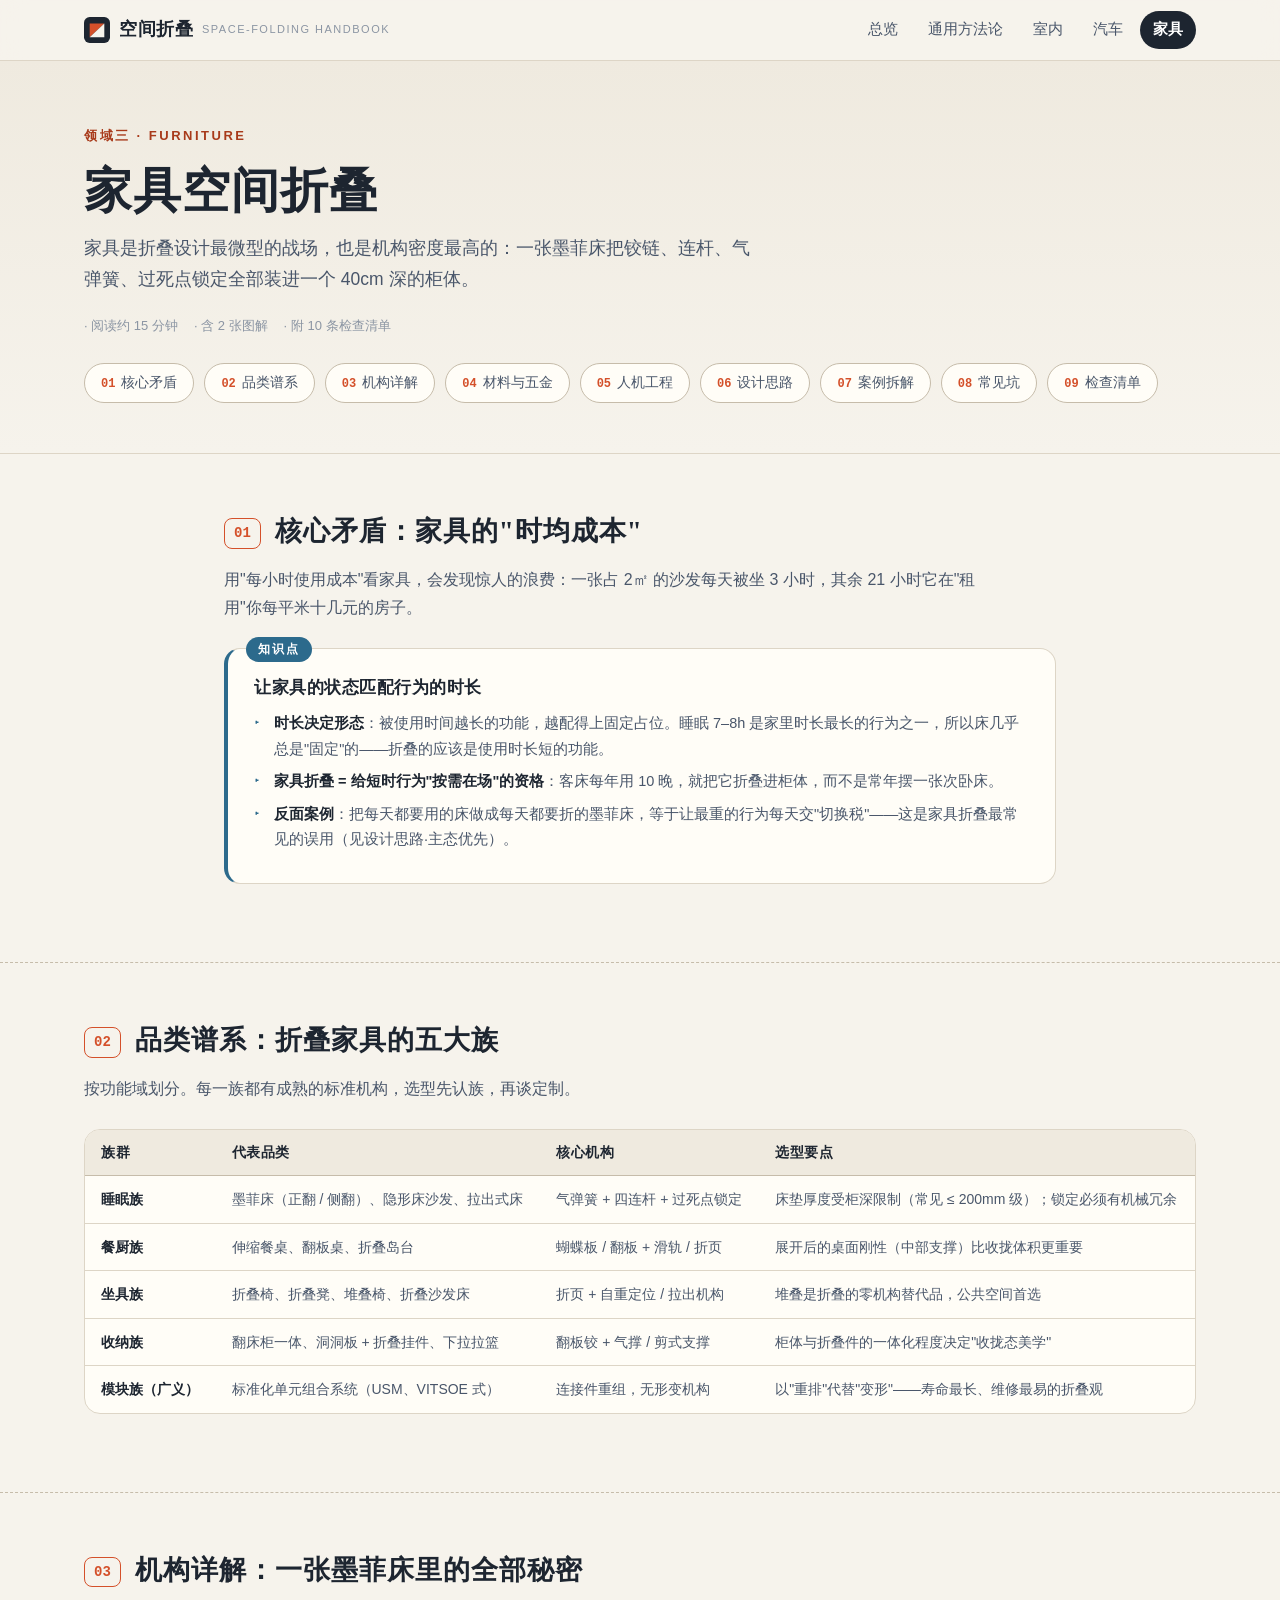
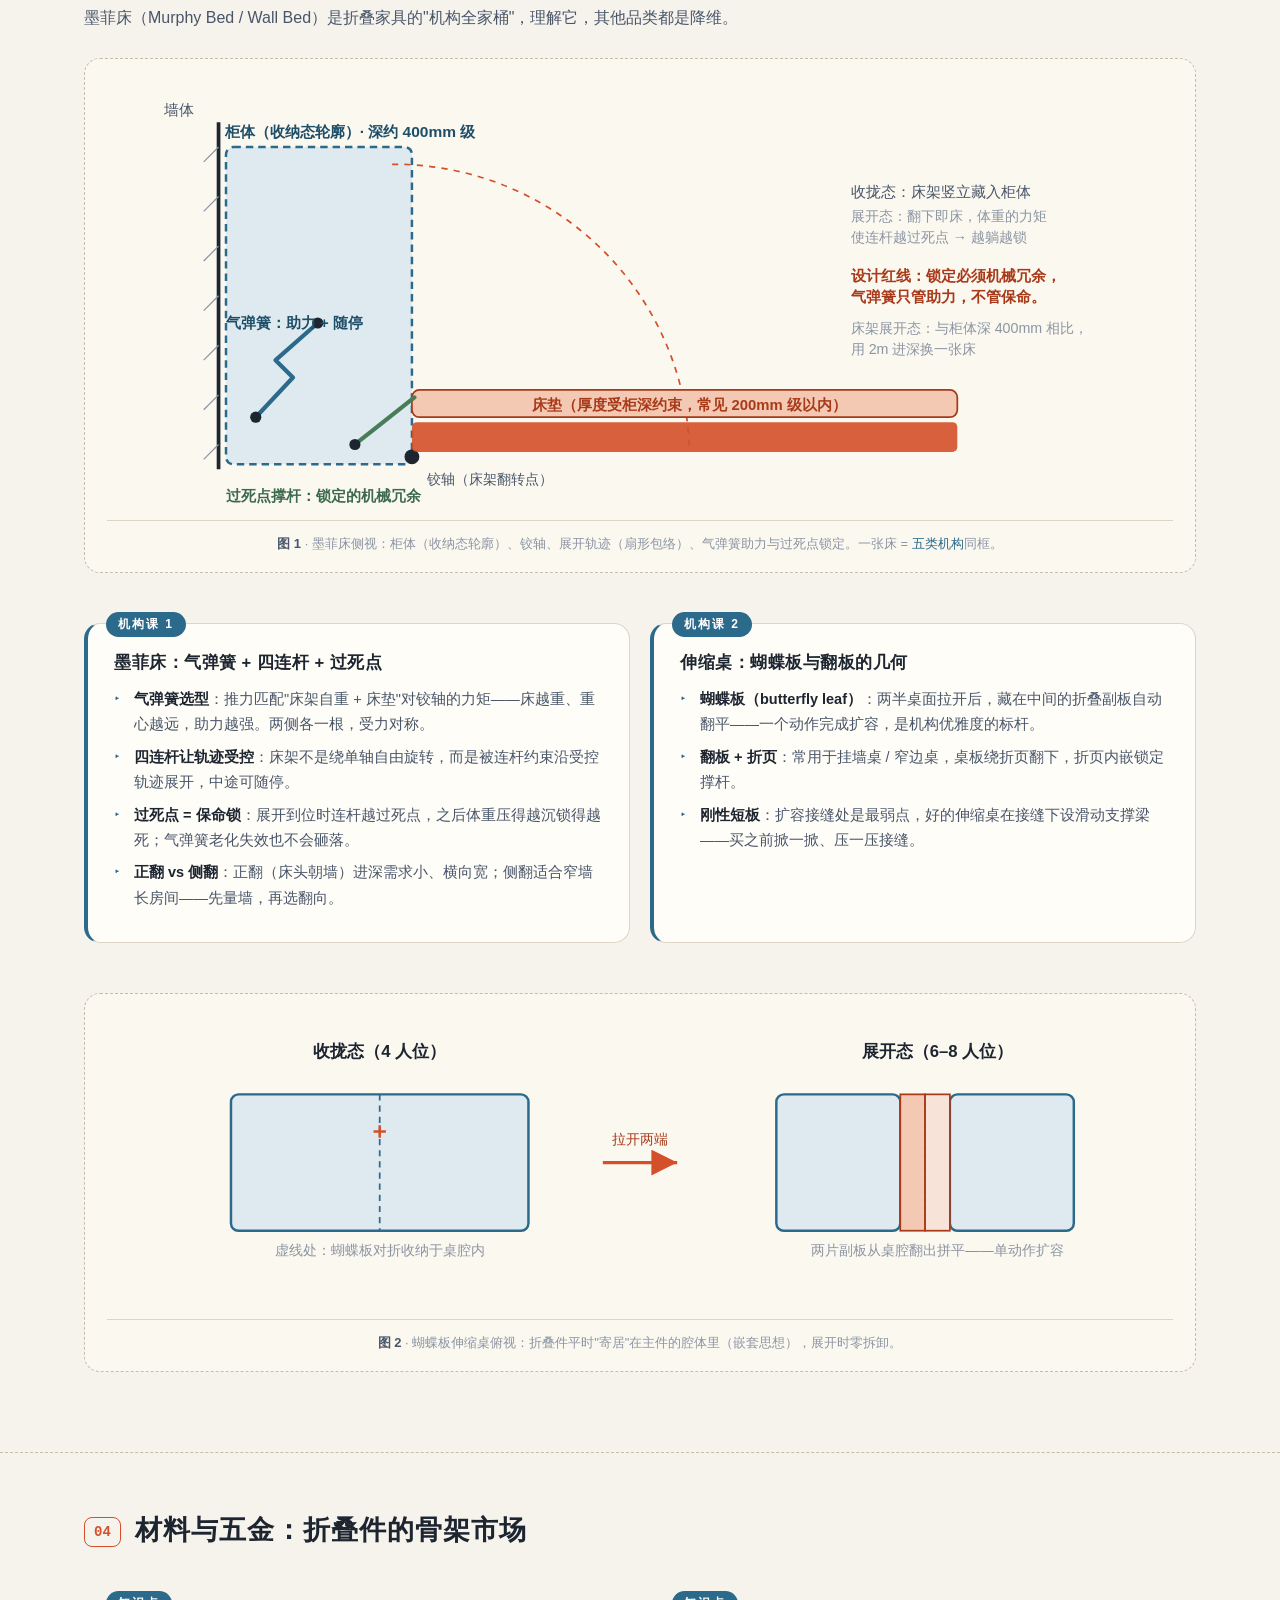
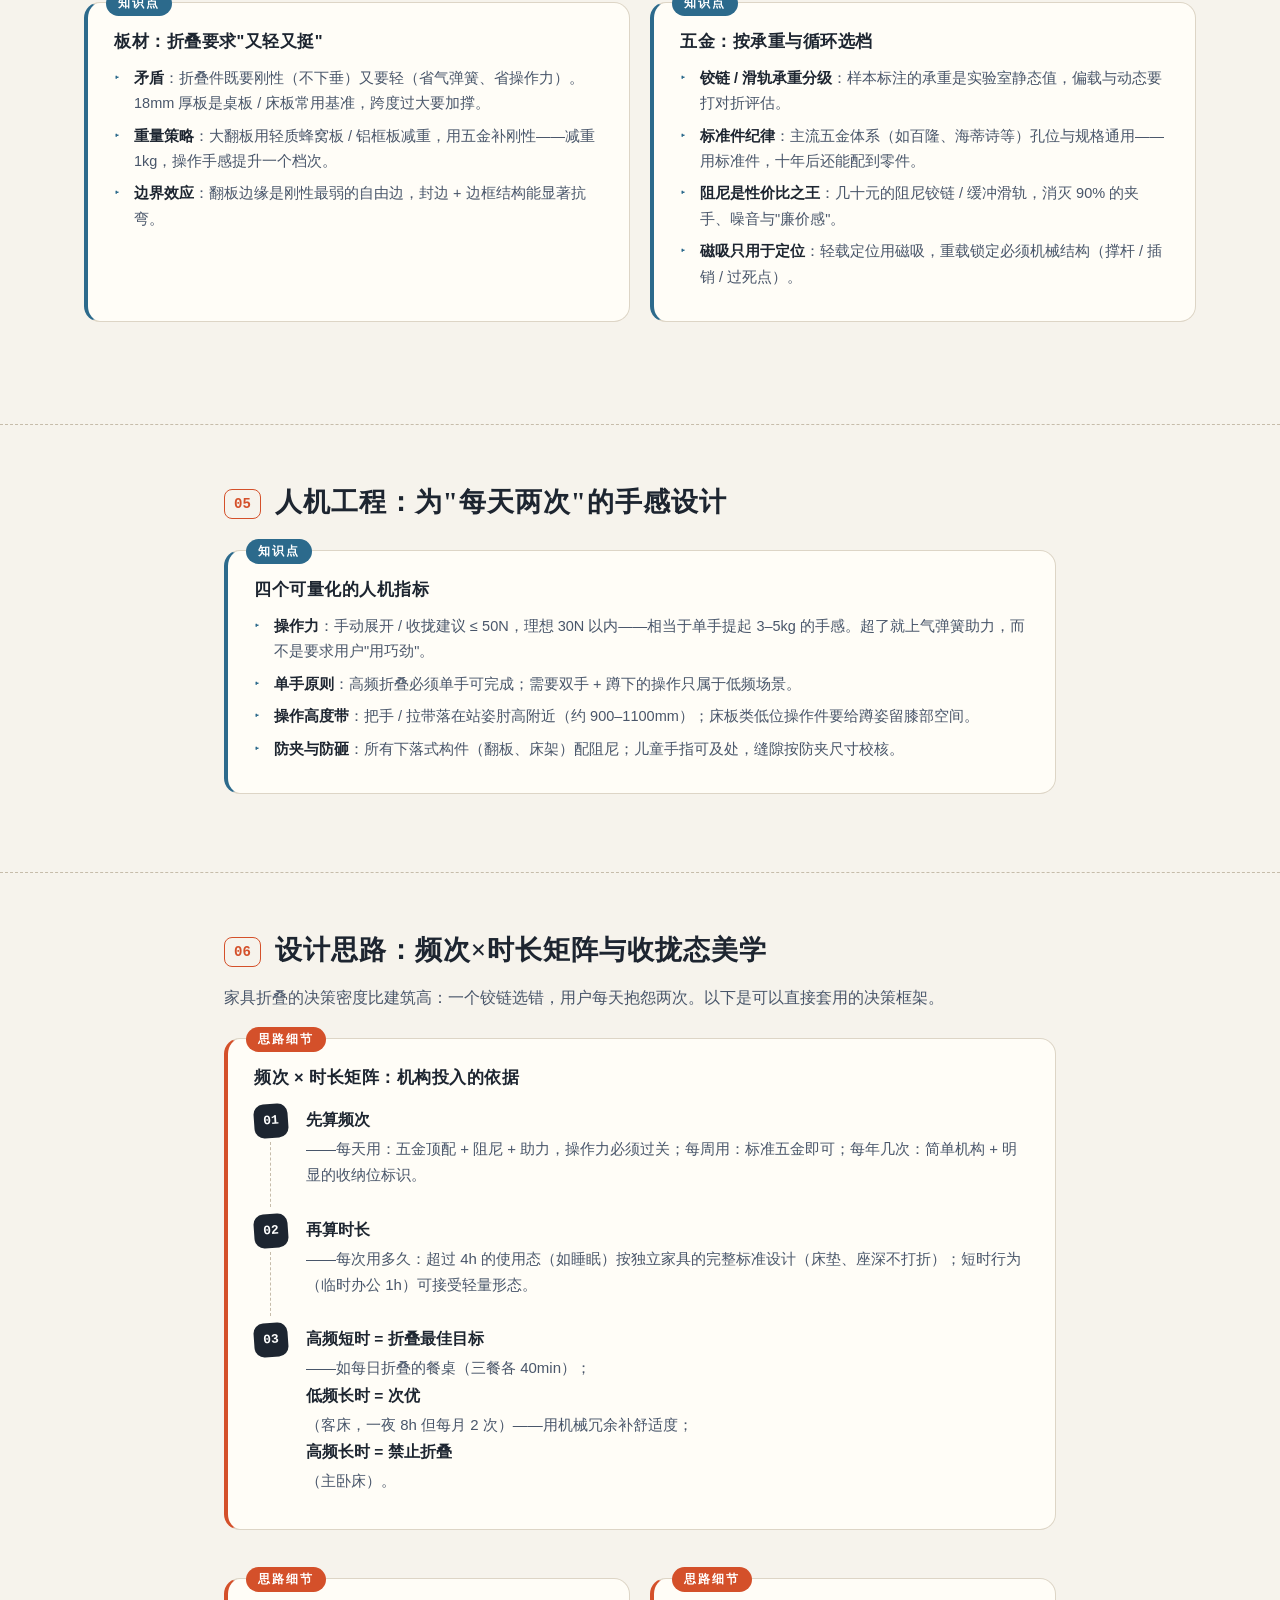
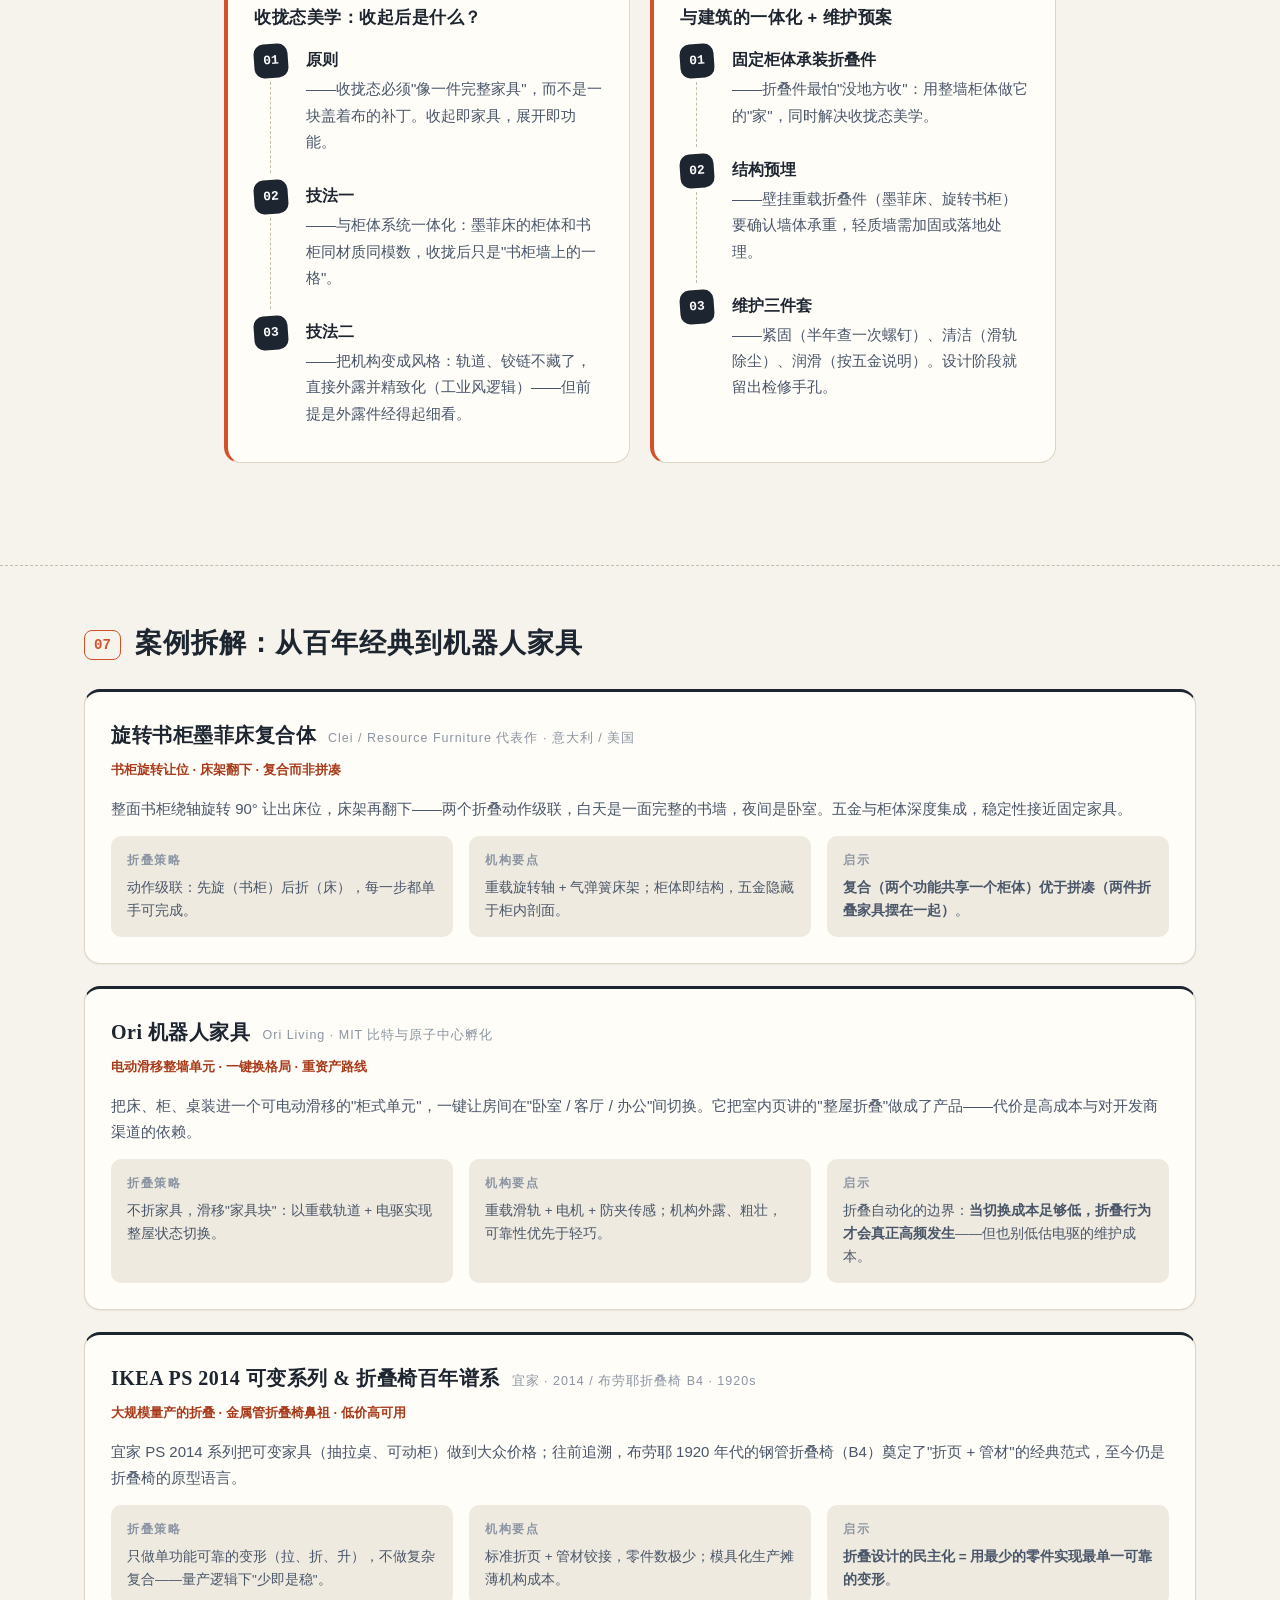
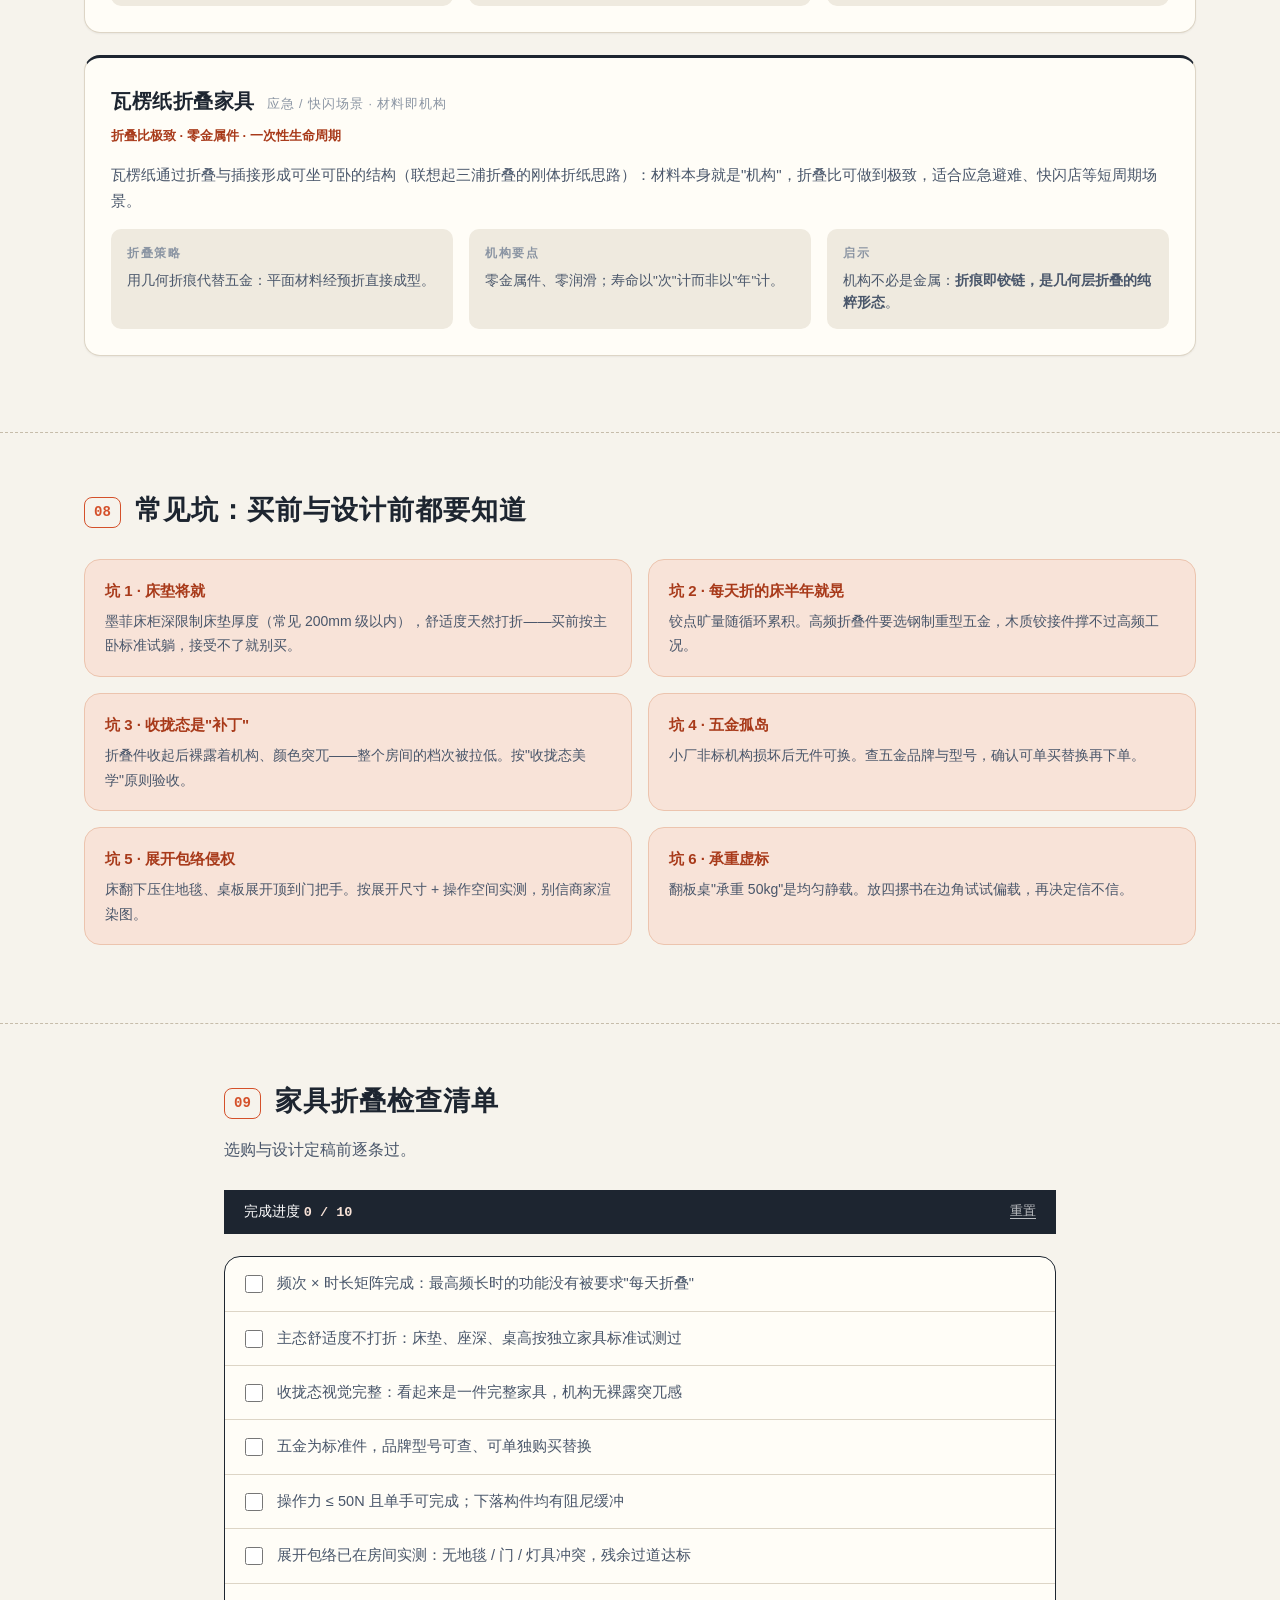
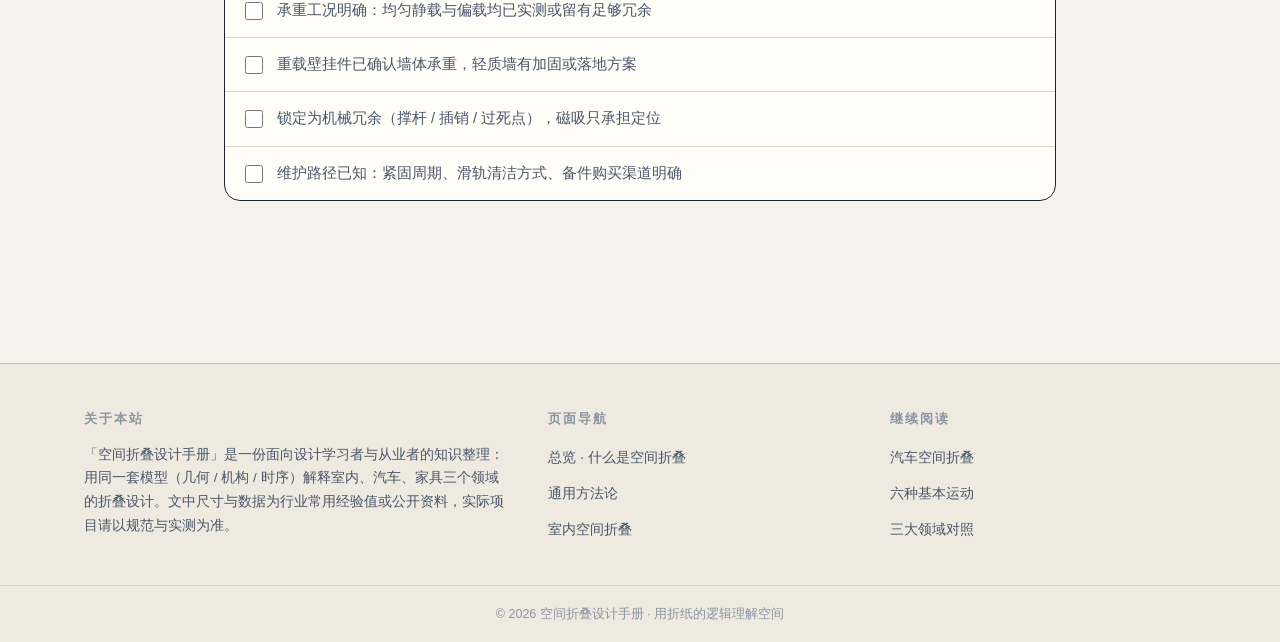
<file: furniture.html>
<!DOCTYPE html>
<html lang="zh-CN">
<head>
<meta charset="UTF-8">
<meta name="viewport" content="width=device-width, initial-scale=1">
<title>家具空间折叠 · 空间折叠设计手册</title>
<meta name="description" content="家具空间折叠：墨菲床、伸缩桌、折叠椅的品类谱系与机构详解，频次×时长矩阵、收拢态美学等设计思路与案例拆解。">
<link rel="icon" href="data:image/svg+xml,%3Csvg xmlns='http://www.w3.org/2000/svg' viewBox='0 0 32 32'%3E%3Crect width='32' height='32' rx='7' fill='%231d2530'/%3E%3Cpath d='M7 8h18L7 25z' fill='%23d4502a'/%3E%3Cpath d='M25 8v17H7z' fill='%23f6f3ec'/%3E%3C/svg%3E">
<link rel="stylesheet" href="css/style.css">
</head>
<body>

<header class="nav">
  <div class="nav-inner">
    <a class="brand" href="index.html">
      <svg width="26" height="26" viewBox="0 0 32 32" aria-hidden="true"><rect width="32" height="32" rx="7" fill="#1d2530"/><path d="M7 8h18L7 25z" fill="#d4502a"/><path d="M25 8v17H7z" fill="#f6f3ec"/></svg>
      空间折叠 <small>SPACE-FOLDING HANDBOOK</small>
    </a>
    <button class="nav-toggle" aria-label="菜单">☰</button>
    <nav class="nav-links">
      <a href="index.html">总览</a>
      <a href="methodology.html">通用方法论</a>
      <a href="interior.html">室内</a>
      <a href="automotive.html">汽车</a>
      <a href="furniture.html">家具</a>
    </nav>
  </div>
</header>

<main>
  <section class="page-hero">
    <div class="wrap">
      <p class="crumb">领域三 · Furniture</p>
      <h1>家具空间折叠</h1>
      <p class="lede">家具是折叠设计最微型的战场，也是机构密度最高的：一张墨菲床把铰链、连杆、气弹簧、过死点锁定全部装进一个 40cm 深的柜体。</p>
      <div class="page-meta"><span>· 阅读约 15 分钟</span><span>· 含 2 张图解</span><span>· 附 10 条检查清单</span></div>
      <div class="toc-chips">
        <a href="#f-conflict"><b>01</b>核心矛盾</a>
        <a href="#f-catalog"><b>02</b>品类谱系</a>
        <a href="#f-mech"><b>03</b>机构详解</a>
        <a href="#f-material"><b>04</b>材料与五金</a>
        <a href="#f-ergo"><b>05</b>人机工程</a>
        <a href="#f-method"><b>06</b>设计思路</a>
        <a href="#f-cases"><b>07</b>案例拆解</a>
        <a href="#f-pitfalls"><b>08</b>常见坑</a>
        <a href="#f-checklist"><b>09</b>检查清单</a>
      </div>
    </div>
  </section>

  <!-- ============ 01 核心矛盾 ============ -->
  <section class="sec" id="f-conflict">
    <div class="wrap-narrow">
      <div class="sec-head"><span class="sec-num">01</span><h2>核心矛盾：家具的"时均成本"</h2></div>
      <p class="sec-intro">用"每小时使用成本"看家具，会发现惊人的浪费：一张占 2㎡ 的沙发每天被坐 3 小时，其余 21 小时它在"租用"你每平米十几元的房子。</p>
      <div class="kp">
        <span class="kp-tag">知识点</span>
        <h3>让家具的状态匹配行为的时长</h3>
        <ul>
          <li><b>时长决定形态</b>：被使用时间越长的功能，越配得上固定占位。睡眠 7–8h 是家里时长最长的行为之一，所以床几乎总是"固定"的——折叠的应该是使用时长短的功能。</li>
          <li><b>家具折叠 = 给短时行为"按需在场"的资格</b>：客床每年用 10 晚，就把它折叠进柜体，而不是常年摆一张次卧床。</li>
          <li><b>反面案例</b>：把每天都要用的床做成每天都要折的墨菲床，等于让最重的行为每天交"切换税"——这是家具折叠最常见的误用（见设计思路·主态优先）。</li>
        </ul>
      </div>
    </div>
  </section>

  <hr class="sec-divider">

  <!-- ============ 02 品类谱系 ============ -->
  <section class="sec" id="f-catalog">
    <div class="wrap">
      <div class="sec-head"><span class="sec-num">02</span><h2>品类谱系：折叠家具的五大族</h2></div>
      <p class="sec-intro">按功能域划分。每一族都有成熟的标准机构，选型先认族，再谈定制。</p>
      <div class="table-wrap">
        <table>
          <tr><th>族群</th><th>代表品类</th><th>核心机构</th><th>选型要点</th></tr>
          <tr><td>睡眠族</td><td>墨菲床（正翻 / 侧翻）、隐形床沙发、拉出式床</td><td>气弹簧 + 四连杆 + 过死点锁定</td><td>床垫厚度受柜深限制（常见 ≤ 200mm 级）；锁定必须有机械冗余</td></tr>
          <tr><td>餐厨族</td><td>伸缩餐桌、翻板桌、折叠岛台</td><td>蝴蝶板 / 翻板 + 滑轨 / 折页</td><td>展开后的桌面刚性（中部支撑）比收拢体积更重要</td></tr>
          <tr><td>坐具族</td><td>折叠椅、折叠凳、堆叠椅、折叠沙发床</td><td>折页 + 自重定位 / 拉出机构</td><td>堆叠是折叠的零机构替代品，公共空间首选</td></tr>
          <tr><td>收纳族</td><td>翻床柜一体、洞洞板 + 折叠挂件、下拉拉篮</td><td>翻板铰 + 气撑 / 剪式支撑</td><td>柜体与折叠件的一体化程度决定"收拢态美学"</td></tr>
          <tr><td>模块族（广义）</td><td>标准化单元组合系统（USM、VITSOE 式）</td><td>连接件重组，无形变机构</td><td>以"重排"代替"变形"——寿命最长、维修最易的折叠观</td></tr>
        </table>
      </div>
    </div>
  </section>

  <hr class="sec-divider">

  <!-- ============ 03 机构详解 ============ -->
  <section class="sec" id="f-mech">
    <div class="wrap">
      <div class="sec-head"><span class="sec-num">03</span><h2>机构详解：一张墨菲床里的全部秘密</h2></div>
      <p class="sec-intro">墨菲床（Murphy Bed / Wall Bed）是折叠家具的"机构全家桶"，理解它，其他品类都是降维。</p>

      <figure class="diagram">
        <svg viewBox="0 0 860 340" role="img" aria-label="墨菲床机构侧视示意">
          <g font-family="-apple-system,'PingFang SC',sans-serif" font-size="12.5">
            <!-- 墙面 -->
            <line x1="90" y1="30" x2="90" y2="310" stroke="#1d2530" stroke-width="3"/>
            <g stroke="#8b95a3" stroke-width="1"><line x1="90" y1="50" x2="78" y2="62"/><line x1="90" y1="90" x2="78" y2="102"/><line x1="90" y1="130" x2="78" y2="142"/><line x1="90" y1="170" x2="78" y2="182"/><line x1="90" y1="210" x2="78" y2="222"/><line x1="90" y1="250" x2="78" y2="262"/><line x1="90" y1="290" x2="78" y2="302"/></g>
            <text x="70" y="24" text-anchor="end" font-size="12" fill="#49566a">墙体</text>
            <!-- 柜体 -->
            <rect x="96" y="50" width="150" height="256" rx="6" fill="#dfeaf0" stroke="#2c6a8c" stroke-width="2" stroke-dasharray="6 4"/>
            <text x="196" y="42" text-anchor="middle" font-size="12.5" fill="#1e4e68" font-weight="700">柜体（收纳态轮廓）· 深约 400mm 级</text>
            <!-- 铰轴 -->
            <circle cx="246" cy="300" r="6" fill="#1d2530"/>
            <text x="258" y="322" font-size="11.5" fill="#49566a">铰轴（床架翻转点）</text>
            <!-- 展开轨迹 -->
            <path d="M230,64 A238,238 0 0 1 470,296" fill="none" stroke="#d4502a" stroke-width="1.4" stroke-dasharray="5 5"/>
            <!-- 展开床架 -->
            <rect x="246" y="272" width="440" height="24" rx="4" fill="#d4502a" opacity=".9"/>
            <rect x="246" y="246" width="440" height="22" rx="6" fill="#f3c9b4" stroke="#a83a1a" stroke-width="1.4"/>
            <text x="470" y="262" text-anchor="middle" font-size="12" fill="#a83a1a" font-weight="700">床垫（厚度受柜深约束，常见 200mm 级以内）</text>
            <text x="600" y="200" font-size="11.5" fill="#8b95a3">床架展开态：与柜体深 400mm 相比，</text>
            <text x="600" y="217" font-size="11.5" fill="#8b95a3">用 2m 进深换一张床</text>
            <!-- 气弹簧 -->
            <path d="M120,268 L150,236 L136,222 L170,192" fill="none" stroke="#2c6a8c" stroke-width="3.4" stroke-linecap="round" stroke-linejoin="round"/>
            <circle cx="120" cy="268" r="4.5" fill="#1d2530"/><circle cx="170" cy="192" r="4.5" fill="#1d2530"/>
            <text x="96" y="196" font-size="12" fill="#1e4e68" font-weight="700">气弹簧：助力 + 随停</text>
            <!-- 过死点撑杆 -->
            <line x1="200" y1="290" x2="248" y2="252" stroke="#4a7c59" stroke-width="3.4" stroke-linecap="round"/>
            <circle cx="200" cy="290" r="4.5" fill="#1d2530"/>
            <text x="96" y="336" font-size="12" fill="#3c6a4c" font-weight="700">过死点撑杆：锁定的机械冗余</text>
            <!-- 注释 -->
            <text x="600" y="90" font-size="12.5" fill="#49566a">收拢态：床架竖立藏入柜体</text>
            <text x="600" y="110" font-size="11.5" fill="#8b95a3">展开态：翻下即床，体重的力矩</text>
            <text x="600" y="127" font-size="11.5" fill="#8b95a3">使连杆越过死点 → 越躺越锁</text>
            <text x="600" y="158" font-size="12.5" fill="#a83a1a" font-weight="700">设计红线：锁定必须机械冗余，</text>
            <text x="600" y="175" font-size="12.5" fill="#a83a1a" font-weight="700">气弹簧只管助力，不管保命。</text>
          </g>
        </svg>
        <figcaption><b>图 1</b> · 墨菲床侧视：柜体（收纳态轮廓）、铰轴、展开轨迹（扇形包络）、气弹簧助力与过死点锁定。一张床 = <a href="methodology.html#mechanism">五类机构</a>同框。</figcaption>
      </figure>

      <div class="grid2">
        <div class="kp">
          <span class="kp-tag">机构课 1</span>
          <h3>墨菲床：气弹簧 + 四连杆 + 过死点</h3>
          <ul>
            <li><b>气弹簧选型</b>：推力匹配"床架自重 + 床垫"对铰轴的力矩——床越重、重心越远，助力越强。两侧各一根，受力对称。</li>
            <li><b>四连杆让轨迹受控</b>：床架不是绕单轴自由旋转，而是被连杆约束沿受控轨迹展开，中途可随停。</li>
            <li><b>过死点 = 保命锁</b>：展开到位时连杆越过死点，之后体重压得越沉锁得越死；气弹簧老化失效也不会砸落。</li>
            <li><b>正翻 vs 侧翻</b>：正翻（床头朝墙）进深需求小、横向宽；侧翻适合窄墙长房间——先量墙，再选翻向。</li>
          </ul>
        </div>
        <div class="kp">
          <span class="kp-tag">机构课 2</span>
          <h3>伸缩桌：蝴蝶板与翻板的几何</h3>
          <ul>
            <li><b>蝴蝶板（butterfly leaf）</b>：两半桌面拉开后，藏在中间的折叠副板自动翻平——一个动作完成扩容，是机构优雅度的标杆。</li>
            <li><b>翻板 + 折页</b>：常用于挂墙桌 / 窄边桌，桌板绕折页翻下，折页内嵌锁定撑杆。</li>
            <li><b>刚性短板</b>：扩容接缝处是最弱点，好的伸缩桌在接缝下设滑动支撑梁——买之前掀一掀、压一压接缝。</li>
          </ul>
        </div>
      </div>

      <figure class="diagram">
        <svg viewBox="0 0 860 230" role="img" aria-label="伸缩餐桌蝴蝶板俯视">
          <g font-family="-apple-system,'PingFang SC',sans-serif" font-size="12.5">
            <!-- 收拢态 -->
            <g transform="translate(40,30)">
              <text x="180" y="0" text-anchor="middle" font-size="13.5" font-weight="700" fill="#1d2530">收拢态（4 人位）</text>
              <rect x="60" y="30" width="240" height="110" rx="6" fill="#dfeaf0" stroke="#2c6a8c" stroke-width="2"/>
              <line x1="180" y1="30" x2="180" y2="140" stroke="#2c6a8c" stroke-width="1.4" stroke-dasharray="5 4"/>
              <path d="M175,60 h10 M180,55 v10" stroke="#d4502a" stroke-width="2"/>
              <text x="180" y="160" text-anchor="middle" font-size="11.5" fill="#8b95a3">虚线处：蝴蝶板对折收纳于桌腔内</text>
            </g>
            <!-- 箭头 -->
            <path d="M400,115 h60" stroke="#d4502a" stroke-width="2.6" marker-end="url(#arr3)"/>
            <defs><marker id="arr3" markerWidth="10" markerHeight="10" refX="8" refY="4" orient="auto"><path d="M0,0 L8,4 L0,8 z" fill="#d4502a"/></marker></defs>
            <text x="430" y="100" text-anchor="middle" font-size="11.5" fill="#a83a1a">拉开两端</text>
            <!-- 展开态 -->
            <g transform="translate(520,30)">
              <text x="150" y="0" text-anchor="middle" font-size="13.5" font-weight="700" fill="#1d2530">展开态（6–8 人位）</text>
              <rect x="20" y="30" width="100" height="110" rx="6" fill="#dfeaf0" stroke="#2c6a8c" stroke-width="2"/>
              <rect x="160" y="30" width="100" height="110" rx="6" fill="#dfeaf0" stroke="#2c6a8c" stroke-width="2"/>
              <g transform="translate(120,30)">
                <rect x="0" y="0" width="20" height="110" fill="#f3c9b4" stroke="#a83a1a" stroke-width="1.4"/>
                <rect x="20" y="0" width="20" height="110" fill="#f8e3d8" stroke="#a83a1a" stroke-width="1.4"/>
                <line x1="20" y1="0" x2="20" y2="110" stroke="#a83a1a" stroke-width="1" stroke-dasharray="3 3"/>
              </g>
              <text x="150" y="160" text-anchor="middle" font-size="11.5" fill="#8b95a3">两片副板从桌腔翻出拼平——单动作扩容</text>
            </g>
          </g>
        </svg>
        <figcaption><b>图 2</b> · 蝴蝶板伸缩桌俯视：折叠件平时"寄居"在主件的腔体里（嵌套思想），展开时零拆卸。</figcaption>
      </figure>
    </div>
  </section>

  <hr class="sec-divider">

  <!-- ============ 04 材料与五金 ============ -->
  <section class="sec" id="f-material">
    <div class="wrap">
      <div class="sec-head"><span class="sec-num">04</span><h2>材料与五金：折叠件的骨架市场</h2></div>
      <div class="grid2">
        <div class="kp">
          <span class="kp-tag">知识点</span>
          <h3>板材：折叠要求"又轻又挺"</h3>
          <ul>
            <li><b>矛盾</b>：折叠件既要刚性（不下垂）又要轻（省气弹簧、省操作力）。18mm 厚板是桌板 / 床板常用基准，跨度过大要加撑。</li>
            <li><b>重量策略</b>：大翻板用轻质蜂窝板 / 铝框板减重，用五金补刚性——减重 1kg，操作手感提升一个档次。</li>
            <li><b>边界效应</b>：翻板边缘是刚性最弱的自由边，封边 + 边框结构能显著抗弯。</li>
          </ul>
        </div>
        <div class="kp">
          <span class="kp-tag">知识点</span>
          <h3>五金：按承重与循环选档</h3>
          <ul>
            <li><b>铰链 / 滑轨承重分级</b>：样本标注的承重是实验室静态值，偏载与动态要打对折评估。</li>
            <li><b>标准件纪律</b>：主流五金体系（如百隆、海蒂诗等）孔位与规格通用——用标准件，十年后还能配到零件。</li>
            <li><b>阻尼是性价比之王</b>：几十元的阻尼铰链 / 缓冲滑轨，消灭 90% 的夹手、噪音与"廉价感"。</li>
            <li><b>磁吸只用于定位</b>：轻载定位用磁吸，重载锁定必须机械结构（撑杆 / 插销 / 过死点）。</li>
          </ul>
        </div>
      </div>
    </div>
  </section>

  <hr class="sec-divider">

  <!-- ============ 05 人机工程 ============ -->
  <section class="sec" id="f-ergo">
    <div class="wrap-narrow">
      <div class="sec-head"><span class="sec-num">05</span><h2>人机工程：为"每天两次"的手感设计</h2></div>
      <div class="kp">
        <span class="kp-tag">知识点</span>
        <h3>四个可量化的人机指标</h3>
        <ul>
          <li><b>操作力</b>：手动展开 / 收拢建议 ≤ 50N，理想 30N 以内——相当于单手提起 3–5kg 的手感。超了就上气弹簧助力，而不是要求用户"用巧劲"。</li>
          <li><b>单手原则</b>：高频折叠必须单手可完成；需要双手 + 蹲下的操作只属于低频场景。</li>
          <li><b>操作高度带</b>：把手 / 拉带落在站姿肘高附近（约 900–1100mm）；床板类低位操作件要给蹲姿留膝部空间。</li>
          <li><b>防夹与防砸</b>：所有下落式构件（翻板、床架）配阻尼；儿童手指可及处，缝隙按防夹尺寸校核。</li>
        </ul>
      </div>
    </div>
  </section>

  <hr class="sec-divider">

  <!-- ============ 06 设计思路 ============ -->
  <section class="sec" id="f-method">
    <div class="wrap-narrow">
      <div class="sec-head"><span class="sec-num">06</span><h2>设计思路：频次×时长矩阵与收拢态美学</h2></div>
      <p class="sec-intro">家具折叠的决策密度比建筑高：一个铰链选错，用户每天抱怨两次。以下是可以直接套用的决策框架。</p>

      <div class="think">
        <span class="think-tag">思路细节</span>
        <h3>频次 × 时长矩阵：机构投入的依据</h3>
        <ol class="steps">
          <li><b>先算频次</b>——每天用：五金顶配 + 阻尼 + 助力，操作力必须过关；每周用：标准五金即可；每年几次：简单机构 + 明显的收纳位标识。</li>
          <li><b>再算时长</b>——每次用多久：超过 4h 的使用态（如睡眠）按独立家具的完整标准设计（床垫、座深不打折）；短时行为（临时办公 1h）可接受轻量形态。</li>
          <li><b>高频短时 = 折叠最佳目标</b>——如每日折叠的餐桌（三餐各 40min）；<b>低频长时 = 次优</b>（客床，一夜 8h 但每月 2 次）——用机械冗余补舒适度；<b>高频长时 = 禁止折叠</b>（主卧床）。</li>
        </ol>
      </div>

      <div class="grid2">
        <div class="think">
          <span class="think-tag">思路细节</span>
          <h3>收拢态美学：收起后是什么？</h3>
          <ol class="steps">
            <li><b>原则</b>——收拢态必须"像一件完整家具"，而不是一块盖着布的补丁。收起即家具，展开即功能。</li>
            <li><b>技法一</b>——与柜体系统一体化：墨菲床的柜体和书柜同材质同模数，收拢后只是"书柜墙上的一格"。</li>
            <li><b>技法二</b>——把机构变成风格：轨道、铰链不藏了，直接外露并精致化（工业风逻辑）——但前提是外露件经得起细看。</li>
          </ol>
        </div>
        <div class="think">
          <span class="think-tag">思路细节</span>
          <h3>与建筑的一体化 + 维护预案</h3>
          <ol class="steps">
            <li><b>固定柜体承装折叠件</b>——折叠件最怕"没地方收"：用整墙柜体做它的"家"，同时解决收拢态美学。</li>
            <li><b>结构预埋</b>——壁挂重载折叠件（墨菲床、旋转书柜）要确认墙体承重，轻质墙需加固或落地处理。</li>
            <li><b>维护三件套</b>——紧固（半年查一次螺钉）、清洁（滑轨除尘）、润滑（按五金说明）。设计阶段就留出检修手孔。</li>
          </ol>
        </div>
      </div>
    </div>
  </section>

  <hr class="sec-divider">

  <!-- ============ 07 案例 ============ -->
  <section class="sec" id="f-cases">
    <div class="wrap">
      <div class="sec-head"><span class="sec-num">07</span><h2>案例拆解：从百年经典到机器人家具</h2></div>

      <div class="case">
        <div class="case-head"><h3>旋转书柜墨菲床复合体</h3><span class="case-en">Clei / Resource Furniture 代表作 · 意大利 / 美国</span></div>
        <p class="case-facts">书柜旋转让位 · 床架翻下 · 复合而非拼凑</p>
        <p style="font-size:15px;color:var(--ink-soft)">整面书柜绕轴旋转 90° 让出床位，床架再翻下——两个折叠动作级联，白天是一面完整的书墙，夜间是卧室。五金与柜体深度集成，稳定性接近固定家具。</p>
        <div class="case-grid">
          <div class="case-cell"><h4>折叠策略</h4><p>动作级联：先旋（书柜）后折（床），每一步都单手可完成。</p></div>
          <div class="case-cell"><h4>机构要点</h4><p>重载旋转轴 + 气弹簧床架；柜体即结构，五金隐藏于柜内剖面。</p></div>
          <div class="case-cell"><h4>启示</h4><p><b>复合（两个功能共享一个柜体）优于拼凑（两件折叠家具摆在一起）</b>。</p></div>
        </div>
      </div>

      <div class="case">
        <div class="case-head"><h3>Ori 机器人家具</h3><span class="case-en">Ori Living · MIT 比特与原子中心孵化</span></div>
        <p class="case-facts">电动滑移整墙单元 · 一键换格局 · 重资产路线</p>
        <p style="font-size:15px;color:var(--ink-soft)">把床、柜、桌装进一个可电动滑移的"柜式单元"，一键让房间在"卧室 / 客厅 / 办公"间切换。它把室内页讲的"整屋折叠"做成了产品——代价是高成本与对开发商渠道的依赖。</p>
        <div class="case-grid">
          <div class="case-cell"><h4>折叠策略</h4><p>不折家具，滑移"家具块"：以重载轨道 + 电驱实现整屋状态切换。</p></div>
          <div class="case-cell"><h4>机构要点</h4><p>重载滑轨 + 电机 + 防夹传感；机构外露、粗壮，可靠性优先于轻巧。</p></div>
          <div class="case-cell"><h4>启示</h4><p>折叠自动化的边界：<b>当切换成本足够低，折叠行为才会真正高频发生</b>——但也别低估电驱的维护成本。</p></div>
        </div>
      </div>

      <div class="case">
        <div class="case-head"><h3>IKEA PS 2014 可变系列 &amp; 折叠椅百年谱系</h3><span class="case-en">宜家 · 2014 / 布劳耶折叠椅 B4 · 1920s</span></div>
        <p class="case-facts">大规模量产的折叠 · 金属管折叠椅鼻祖 · 低价高可用</p>
        <p style="font-size:15px;color:var(--ink-soft)">宜家 PS 2014 系列把可变家具（抽拉桌、可动柜）做到大众价格；往前追溯，布劳耶 1920 年代的钢管折叠椅（B4）奠定了"折页 + 管材"的经典范式，至今仍是折叠椅的原型语言。</p>
        <div class="case-grid">
          <div class="case-cell"><h4>折叠策略</h4><p>只做单功能可靠的变形（拉、折、升），不做复杂复合——量产逻辑下"少即是稳"。</p></div>
          <div class="case-cell"><h4>机构要点</h4><p>标准折页 + 管材铰接，零件数极少；模具化生产摊薄机构成本。</p></div>
          <div class="case-cell"><h4>启示</h4><p><b>折叠设计的民主化 = 用最少的零件实现最单一可靠的变形</b>。</p></div>
        </div>
      </div>

      <div class="case">
        <div class="case-head"><h3>瓦楞纸折叠家具</h3><span class="case-en">应急 / 快闪场景 · 材料即机构</span></div>
        <p class="case-facts">折叠比极致 · 零金属件 · 一次性生命周期</p>
        <p style="font-size:15px;color:var(--ink-soft)">瓦楞纸通过折叠与插接形成可坐可卧的结构（联想起三浦折叠的刚体折纸思路）：材料本身就是"机构"，折叠比可做到极致，适合应急避难、快闪店等短周期场景。</p>
        <div class="case-grid">
          <div class="case-cell"><h4>折叠策略</h4><p>用几何折痕代替五金：平面材料经预折直接成型。</p></div>
          <div class="case-cell"><h4>机构要点</h4><p>零金属件、零润滑；寿命以"次"计而非以"年"计。</p></div>
          <div class="case-cell"><h4>启示</h4><p>机构不必是金属：<b>折痕即铰链，是几何层折叠的纯粹形态</b>。</p></div>
        </div>
      </div>
    </div>
  </section>

  <hr class="sec-divider">

  <!-- ============ 08 常见坑 ============ -->
  <section class="sec" id="f-pitfalls">
    <div class="wrap">
      <div class="sec-head"><span class="sec-num">08</span><h2>常见坑：买前与设计前都要知道</h2></div>
      <div class="pitfalls">
        <div class="pitfall"><b>坑 1 · 床垫将就</b>墨菲床柜深限制床垫厚度（常见 200mm 级以内），舒适度天然打折——买前按主卧标准试躺，接受不了就别买。</div>
        <div class="pitfall"><b>坑 2 · 每天折的床半年就晃</b>铰点旷量随循环累积。高频折叠件要选钢制重型五金，木质铰接件撑不过高频工况。</div>
        <div class="pitfall"><b>坑 3 · 收拢态是"补丁"</b>折叠件收起后裸露着机构、颜色突兀——整个房间的档次被拉低。按"收拢态美学"原则验收。</div>
        <div class="pitfall"><b>坑 4 · 五金孤岛</b>小厂非标机构损坏后无件可换。查五金品牌与型号，确认可单买替换再下单。</div>
        <div class="pitfall"><b>坑 5 · 展开包络侵权</b>床翻下压住地毯、桌板展开顶到门把手。按展开尺寸 + 操作空间实测，别信商家渲染图。</div>
        <div class="pitfall"><b>坑 6 · 承重虚标</b>翻板桌"承重 50kg"是均匀静载。放四摞书在边角试试偏载，再决定信不信。</div>
      </div>
    </div>
  </section>

  <hr class="sec-divider">

  <!-- ============ 09 检查清单 ============ -->
  <section class="sec" id="f-checklist">
    <div class="wrap-narrow">
      <div class="sec-head"><span class="sec-num">09</span><h2>家具折叠检查清单</h2></div>
      <p class="sec-intro">选购与设计定稿前逐条过。</p>
      <div class="checklist-wrap">
        <div class="checklist-bar"><span>完成进度 <b data-count>0 / 10</b></span><button class="checklist-reset">重置</button></div>
        <ul class="checklist" data-store="furniture">
          <li><label><input type="checkbox"><span>频次 × 时长矩阵完成：最高频长时的功能没有被要求"每天折叠"</span></label></li>
          <li><label><input type="checkbox"><span>主态舒适度不打折：床垫、座深、桌高按独立家具标准试测过</span></label></li>
          <li><label><input type="checkbox"><span>收拢态视觉完整：看起来是一件完整家具，机构无裸露突兀感</span></label></li>
          <li><label><input type="checkbox"><span>五金为标准件，品牌型号可查、可单独购买替换</span></label></li>
          <li><label><input type="checkbox"><span>操作力 ≤ 50N 且单手可完成；下落构件均有阻尼缓冲</span></label></li>
          <li><label><input type="checkbox"><span>展开包络已在房间实测：无地毯 / 门 / 灯具冲突，残余过道达标</span></label></li>
          <li><label><input type="checkbox"><span>承重工况明确：均匀静载与偏载均已实测或留有足够冗余</span></label></li>
          <li><label><input type="checkbox"><span>重载壁挂件已确认墙体承重，轻质墙有加固或落地方案</span></label></li>
          <li><label><input type="checkbox"><span>锁定为机械冗余（撑杆 / 插销 / 过死点），磁吸只承担定位</span></label></li>
          <li><label><input type="checkbox"><span>维护路径已知：紧固周期、滑轨清洁方式、备件购买渠道明确</span></label></li>
        </ul>
      </div>
    </div>
  </section>
</main>

<footer>
  <div class="footer-inner">
    <div>
      <h4>关于本站</h4>
      <p>「空间折叠设计手册」是一份面向设计学习者与从业者的知识整理：用同一套模型（几何 / 机构 / 时序）解释室内、汽车、家具三个领域的折叠设计。文中尺寸与数据为行业常用经验值或公开资料，实际项目请以规范与实测为准。</p>
    </div>
    <div>
      <h4>页面导航</h4>
      <ul>
        <li><a href="index.html">总览 · 什么是空间折叠</a></li>
        <li><a href="methodology.html">通用方法论</a></li>
        <li><a href="interior.html">室内空间折叠</a></li>
      </ul>
    </div>
    <div>
      <h4>继续阅读</h4>
      <ul>
        <li><a href="automotive.html">汽车空间折叠</a></li>
        <li><a href="methodology.html#motions">六种基本运动</a></li>
        <li><a href="index.html#domains">三大领域对照</a></li>
      </ul>
    </div>
  </div>
  <div class="footer-bottom">© 2026 空间折叠设计手册 · 用折纸的逻辑理解空间</div>
</footer>

<script src="js/main.js"></script>
</body>
</html>
</file>
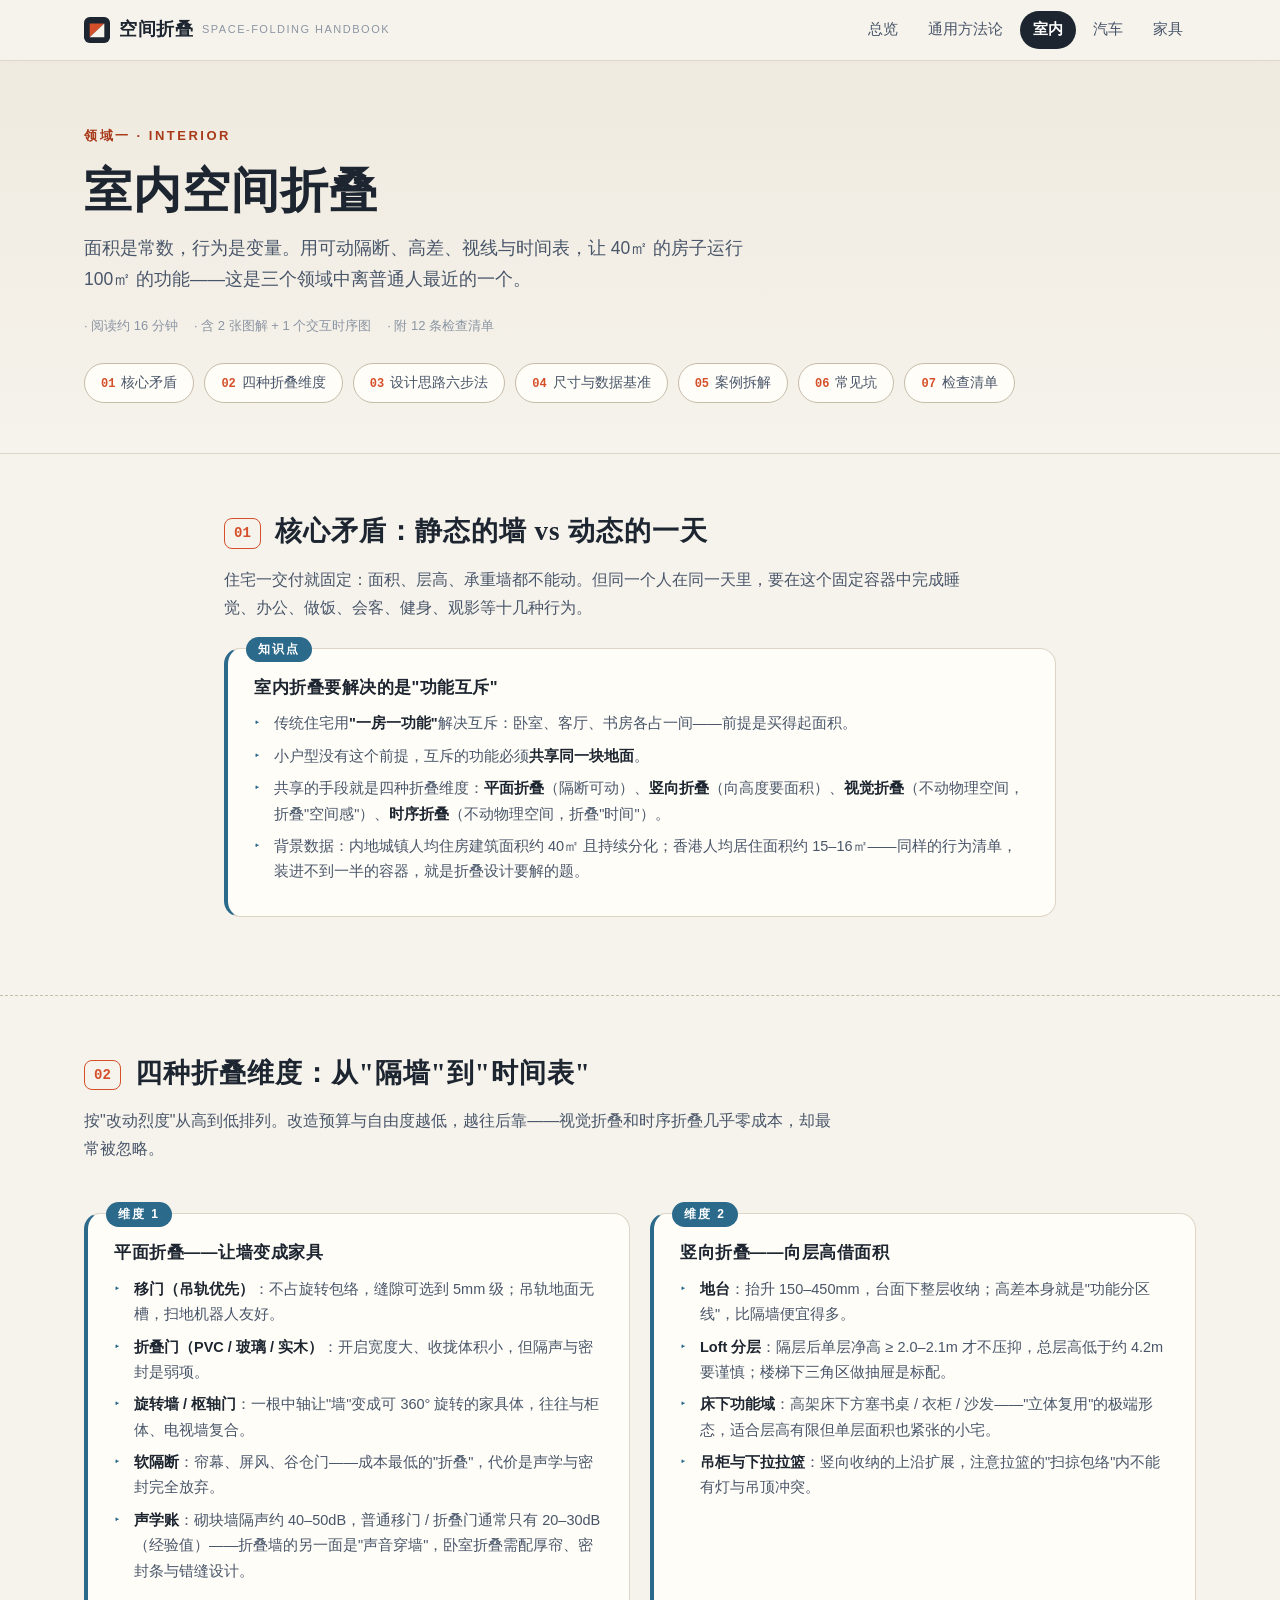
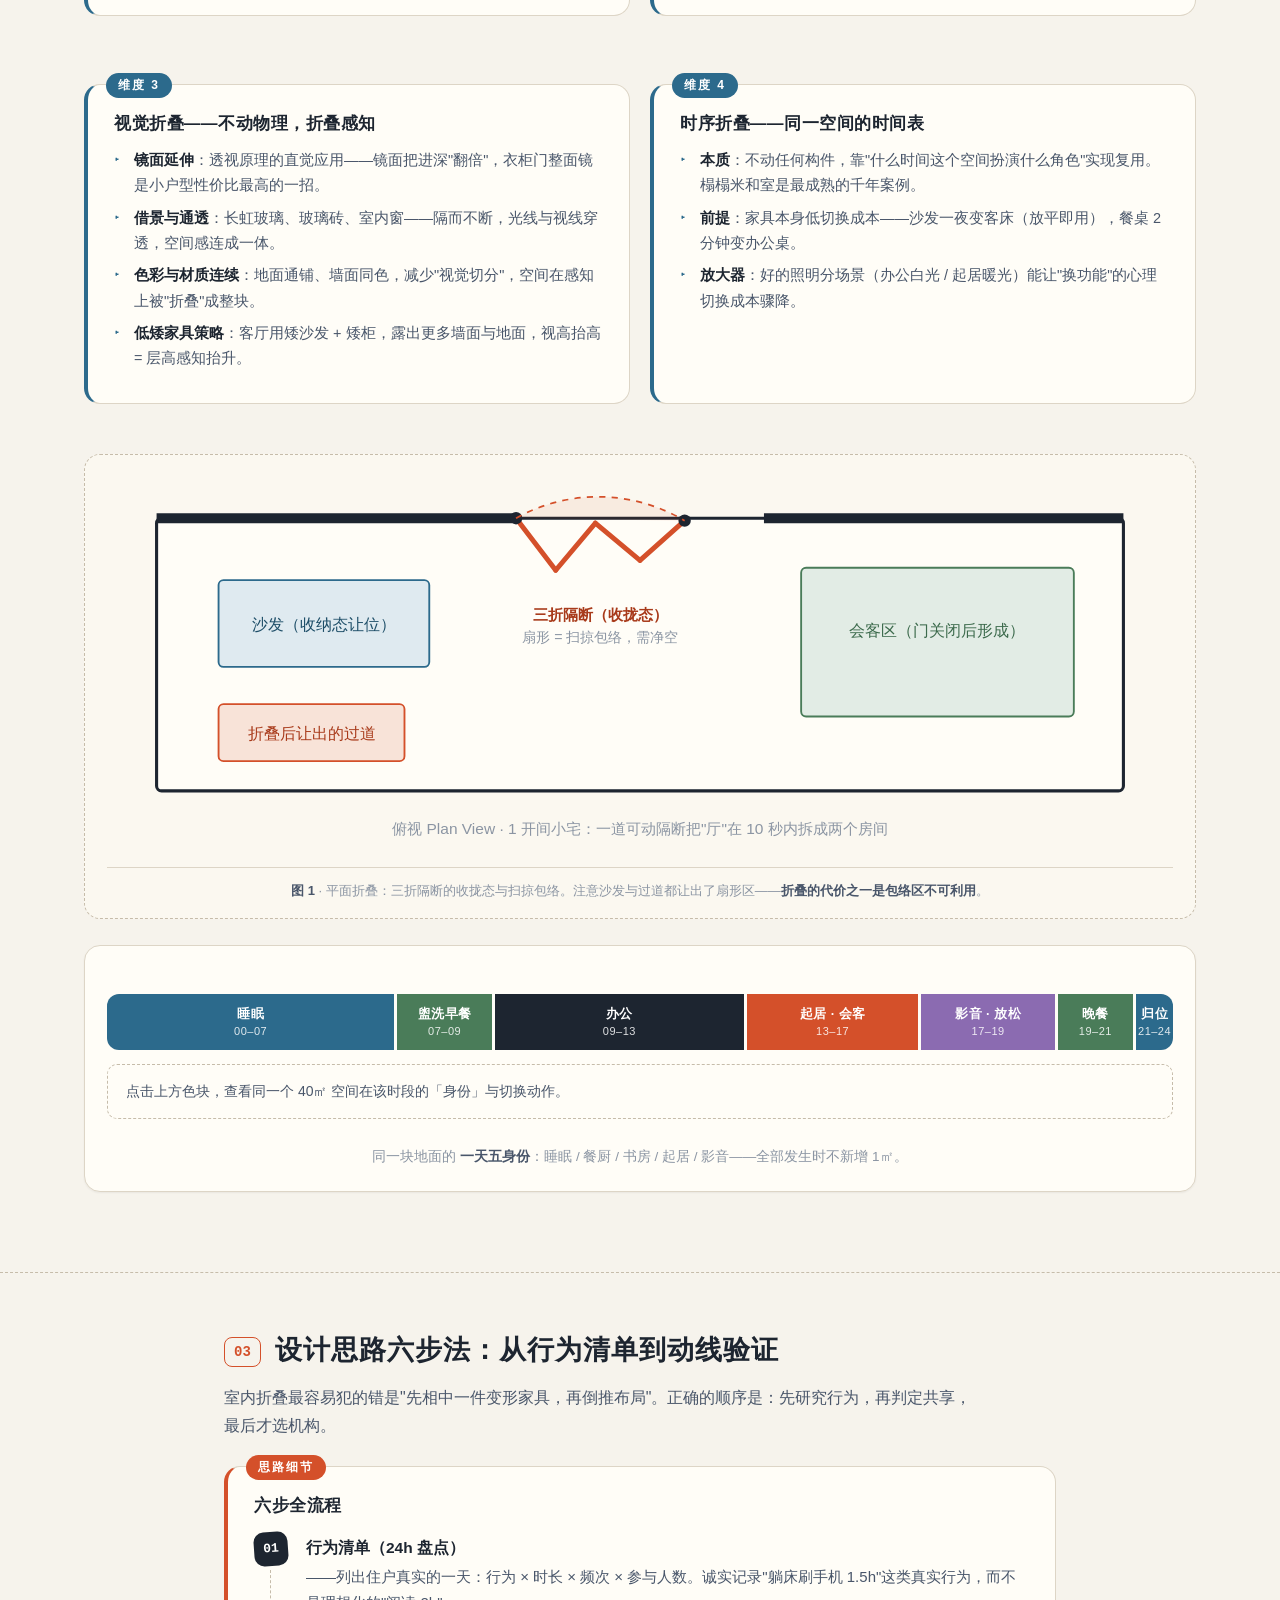
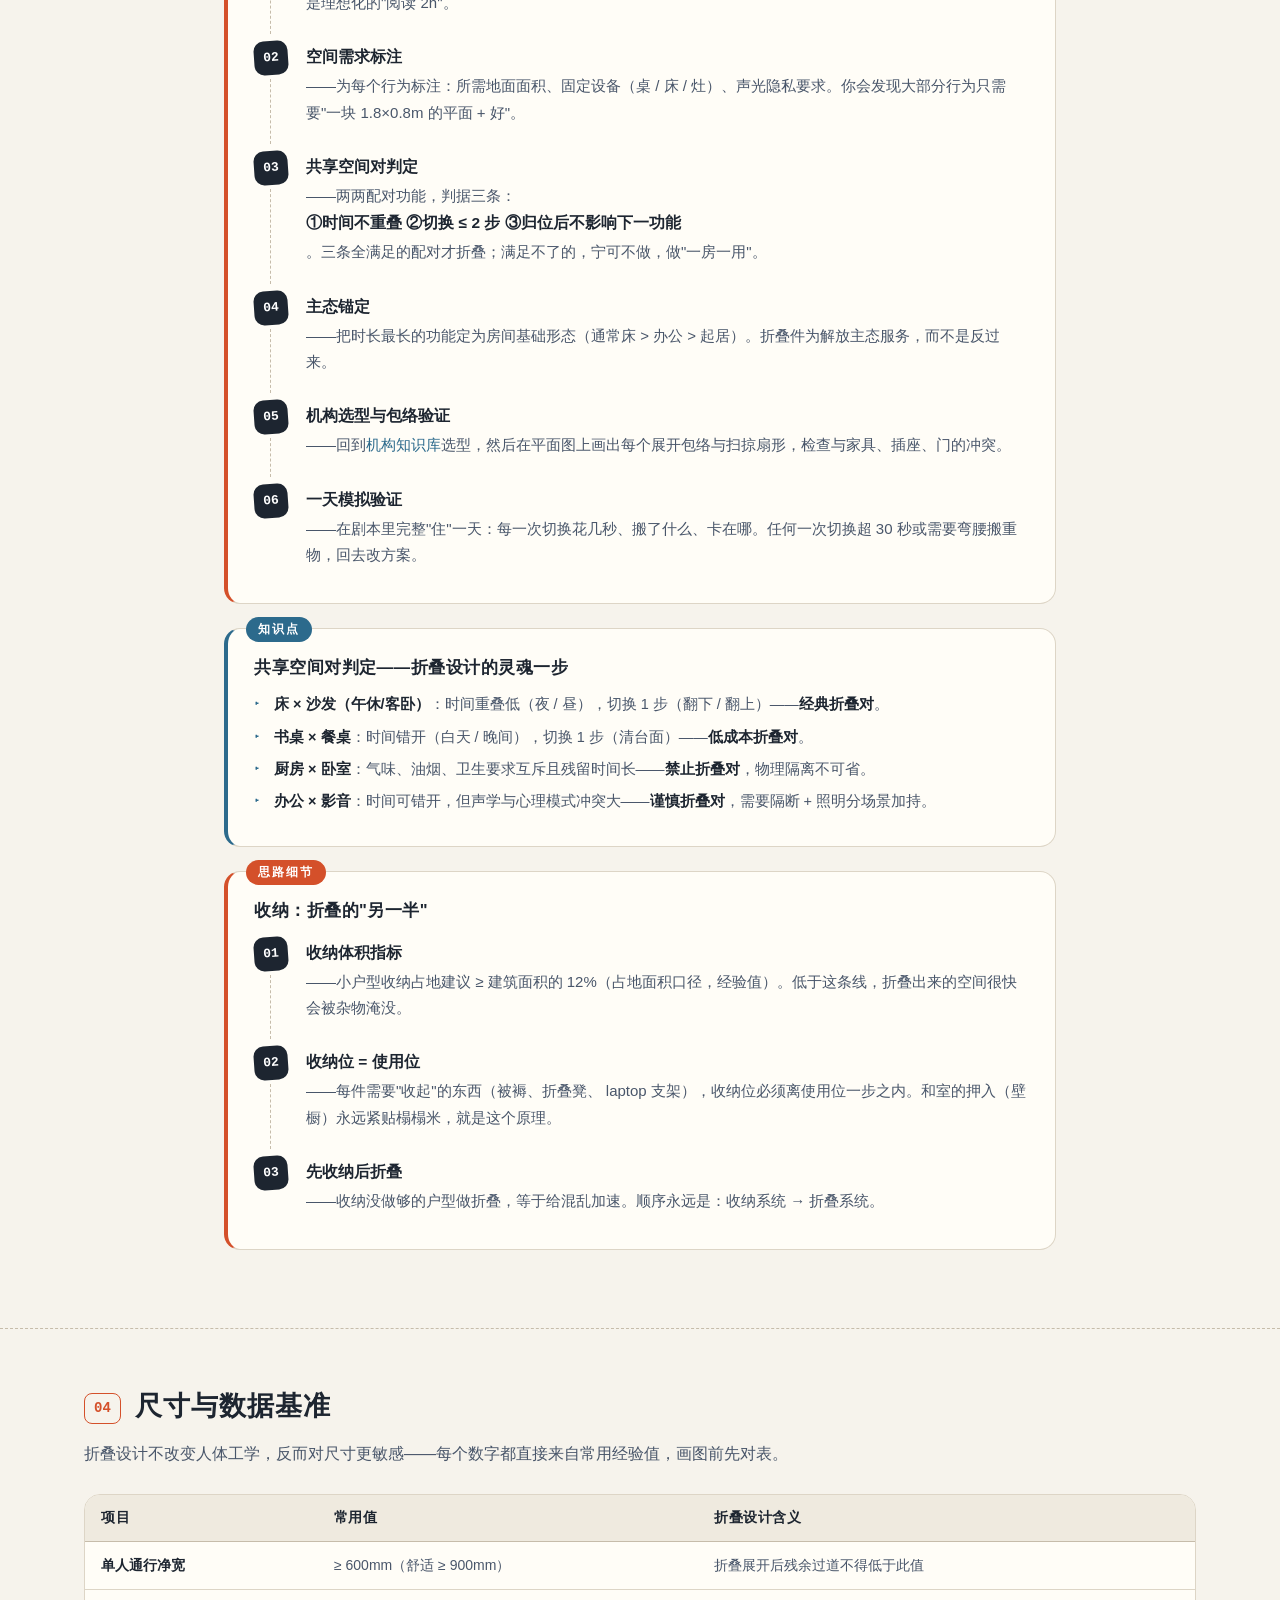
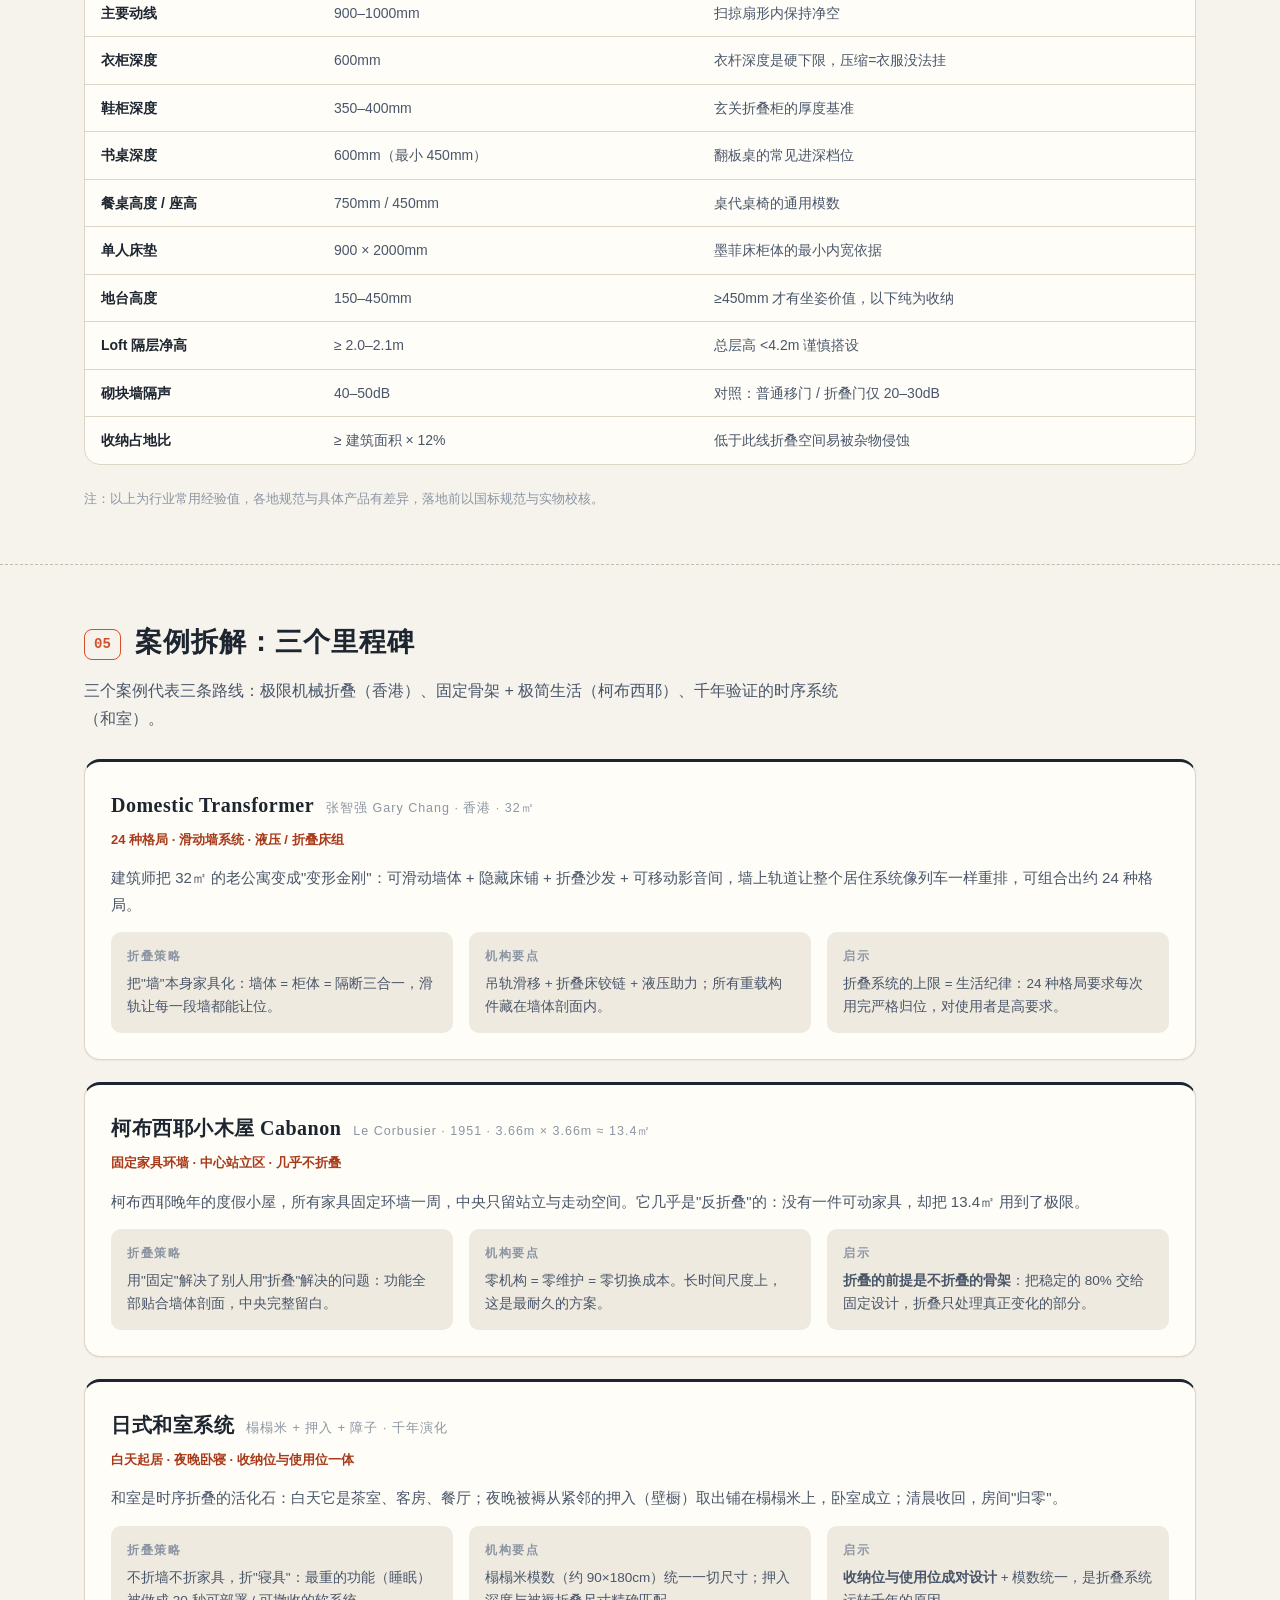
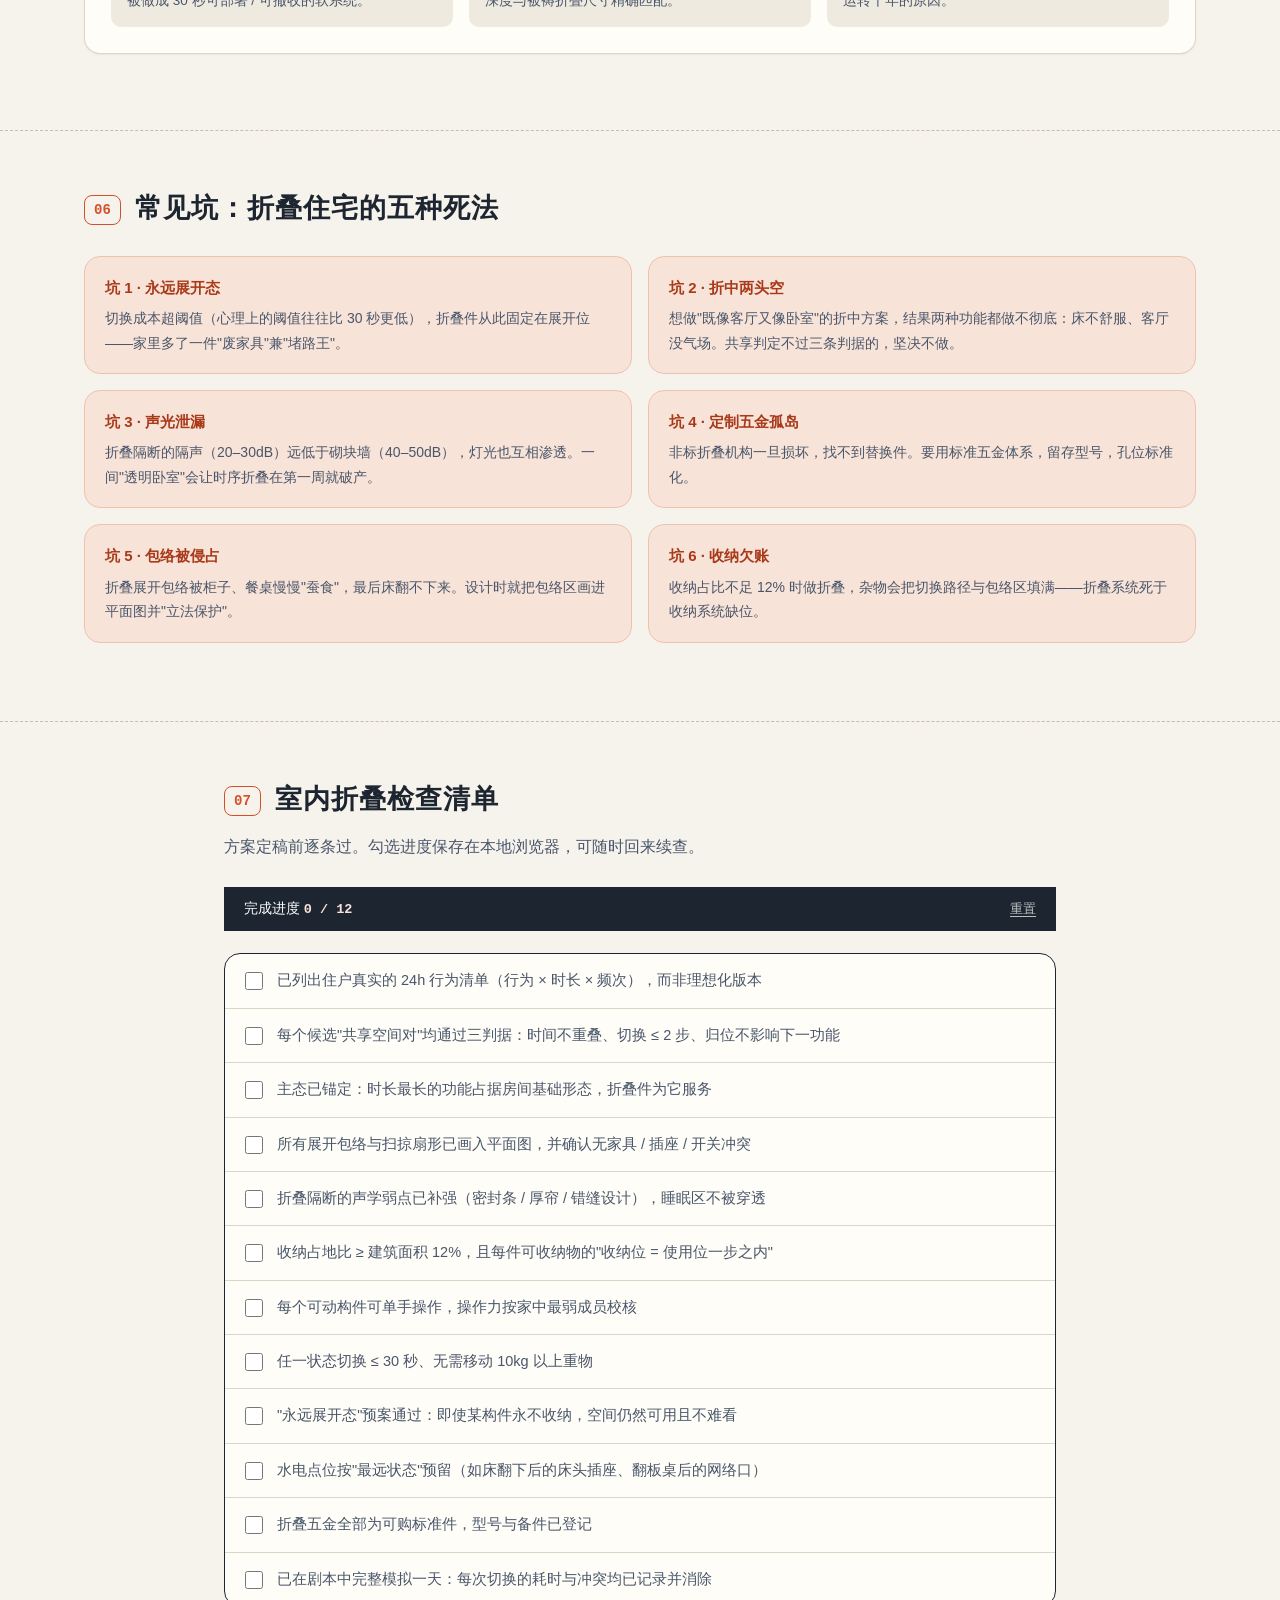
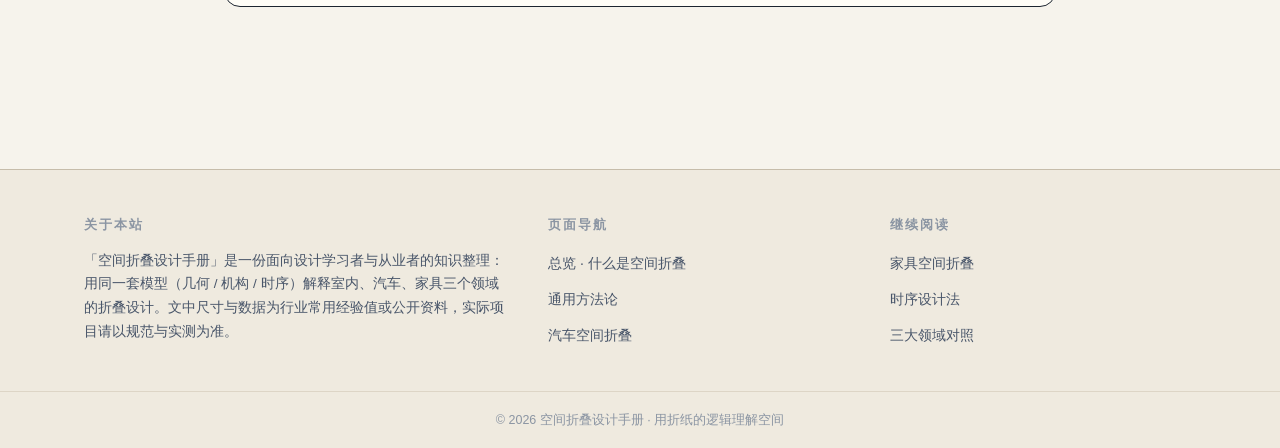
<file: interior.html>
<!DOCTYPE html>
<html lang="zh-CN">
<head>
<meta charset="UTF-8">
<meta name="viewport" content="width=device-width, initial-scale=1">
<title>室内空间折叠 · 空间折叠设计手册</title>
<meta name="description" content="室内空间折叠：平面、竖向、视觉、时序四种折叠维度，共享空间对判定法，尺寸基准与经典案例拆解。">
<link rel="icon" href="data:image/svg+xml,%3Csvg xmlns='http://www.w3.org/2000/svg' viewBox='0 0 32 32'%3E%3Crect width='32' height='32' rx='7' fill='%231d2530'/%3E%3Cpath d='M7 8h18L7 25z' fill='%23d4502a'/%3E%3Cpath d='M25 8v17H7z' fill='%23f6f3ec'/%3E%3C/svg%3E">
<link rel="stylesheet" href="css/style.css">
</head>
<body>

<header class="nav">
  <div class="nav-inner">
    <a class="brand" href="index.html">
      <svg width="26" height="26" viewBox="0 0 32 32" aria-hidden="true"><rect width="32" height="32" rx="7" fill="#1d2530"/><path d="M7 8h18L7 25z" fill="#d4502a"/><path d="M25 8v17H7z" fill="#f6f3ec"/></svg>
      空间折叠 <small>SPACE-FOLDING HANDBOOK</small>
    </a>
    <button class="nav-toggle" aria-label="菜单">☰</button>
    <nav class="nav-links">
      <a href="index.html">总览</a>
      <a href="methodology.html">通用方法论</a>
      <a href="interior.html">室内</a>
      <a href="automotive.html">汽车</a>
      <a href="furniture.html">家具</a>
    </nav>
  </div>
</header>

<main>
  <section class="page-hero">
    <div class="wrap">
      <p class="crumb">领域一 · Interior</p>
      <h1>室内空间折叠</h1>
      <p class="lede">面积是常数，行为是变量。用可动隔断、高差、视线与时间表，让 40㎡ 的房子运行 100㎡ 的功能——这是三个领域中离普通人最近的一个。</p>
      <div class="page-meta"><span>· 阅读约 16 分钟</span><span>· 含 2 张图解 + 1 个交互时序图</span><span>· 附 12 条检查清单</span></div>
      <div class="toc-chips">
        <a href="#i-conflict"><b>01</b>核心矛盾</a>
        <a href="#i-dims"><b>02</b>四种折叠维度</a>
        <a href="#i-method"><b>03</b>设计思路六步法</a>
        <a href="#i-dims-table"><b>04</b>尺寸与数据基准</a>
        <a href="#i-cases"><b>05</b>案例拆解</a>
        <a href="#i-pitfalls"><b>06</b>常见坑</a>
        <a href="#i-checklist"><b>07</b>检查清单</a>
      </div>
    </div>
  </section>

  <!-- ============ 01 核心矛盾 ============ -->
  <section class="sec" id="i-conflict">
    <div class="wrap-narrow">
      <div class="sec-head"><span class="sec-num">01</span><h2>核心矛盾：静态的墙 vs 动态的一天</h2></div>
      <p class="sec-intro">住宅一交付就固定：面积、层高、承重墙都不能动。但同一个人在同一天里，要在这个固定容器中完成睡觉、办公、做饭、会客、健身、观影等十几种行为。</p>
      <div class="kp">
        <span class="kp-tag">知识点</span>
        <h3>室内折叠要解决的是"功能互斥"</h3>
        <ul>
          <li>传统住宅用<b>"一房一功能"</b>解决互斥：卧室、客厅、书房各占一间——前提是买得起面积。</li>
          <li>小户型没有这个前提，互斥的功能必须<b>共享同一块地面</b>。</li>
          <li>共享的手段就是四种折叠维度：<b>平面折叠</b>（隔断可动）、<b>竖向折叠</b>（向高度要面积）、<b>视觉折叠</b>（不动物理空间，折叠"空间感"）、<b>时序折叠</b>（不动物理空间，折叠"时间"）。</li>
          <li>背景数据：内地城镇人均住房建筑面积约 40㎡ 且持续分化；香港人均居住面积约 15–16㎡——同样的行为清单，装进不到一半的容器，就是折叠设计要解的题。</li>
        </ul>
      </div>
    </div>
  </section>

  <hr class="sec-divider">

  <!-- ============ 02 四种折叠维度 ============ -->
  <section class="sec" id="i-dims">
    <div class="wrap">
      <div class="sec-head"><span class="sec-num">02</span><h2>四种折叠维度：从"隔墙"到"时间表"</h2></div>
      <p class="sec-intro">按"改动烈度"从高到低排列。改造预算与自由度越低，越往后靠——视觉折叠和时序折叠几乎零成本，却最常被忽略。</p>

      <div class="grid2">
        <div class="kp">
          <span class="kp-tag">维度 1</span>
          <h3>平面折叠——让墙变成家具</h3>
          <ul>
            <li><b>移门（吊轨优先）</b>：不占旋转包络，缝隙可选到 5mm 级；吊轨地面无槽，扫地机器人友好。</li>
            <li><b>折叠门（PVC / 玻璃 / 实木）</b>：开启宽度大、收拢体积小，但隔声与密封是弱项。</li>
            <li><b>旋转墙 / 枢轴门</b>：一根中轴让"墙"变成可 360° 旋转的家具体，往往与柜体、电视墙复合。</li>
            <li><b>软隔断</b>：帘幕、屏风、谷仓门——成本最低的"折叠"，代价是声学与密封完全放弃。</li>
            <li><b>声学账</b>：砌块墙隔声约 40–50dB，普通移门 / 折叠门通常只有 20–30dB（经验值）——折叠墙的另一面是"声音穿墙"，卧室折叠需配厚帘、密封条与错缝设计。</li>
          </ul>
        </div>
        <div class="kp">
          <span class="kp-tag">维度 2</span>
          <h3>竖向折叠——向层高借面积</h3>
          <ul>
            <li><b>地台</b>：抬升 150–450mm，台面下整层收纳；高差本身就是"功能分区线"，比隔墙便宜得多。</li>
            <li><b> Loft 分层</b>：隔层后单层净高 ≥ 2.0–2.1m 才不压抑，总层高低于约 4.2m 要谨慎；楼梯下三角区做抽屉是标配。</li>
            <li><b>床下功能域</b>：高架床下方塞书桌 / 衣柜 / 沙发——"立体复用"的极端形态，适合层高有限但单层面积也紧张的小宅。</li>
            <li><b>吊柜与下拉拉篮</b>：竖向收纳的上沿扩展，注意拉篮的"扫掠包络"内不能有灯与吊顶冲突。</li>
          </ul>
        </div>
        <div class="kp">
          <span class="kp-tag">维度 3</span>
          <h3>视觉折叠——不动物理，折叠感知</h3>
          <ul>
            <li><b>镜面延伸</b>：透视原理的直觉应用——镜面把进深"翻倍"，衣柜门整面镜是小户型性价比最高的一招。</li>
            <li><b>借景与通透</b>：长虹玻璃、玻璃砖、室内窗——隔而不断，光线与视线穿透，空间感连成一体。</li>
            <li><b>色彩与材质连续</b>：地面通铺、墙面同色，减少"视觉切分"，空间在感知上被"折叠"成整块。</li>
            <li><b>低矮家具策略</b>：客厅用矮沙发 + 矮柜，露出更多墙面与地面，视高抬高 = 层高感知抬升。</li>
          </ul>
        </div>
        <div class="kp">
          <span class="kp-tag">维度 4</span>
          <h3>时序折叠——同一空间的时间表</h3>
          <ul>
            <li><b>本质</b>：不动任何构件，靠"什么时间这个空间扮演什么角色"实现复用。榻榻米和室是最成熟的千年案例。</li>
            <li><b>前提</b>：家具本身低切换成本——沙发一夜变客床（放平即用），餐桌 2 分钟变办公桌。</li>
            <li><b>放大器</b>：好的照明分场景（办公白光 / 起居暖光）能让"换功能"的心理切换成本骤降。</li>
          </ul>
        </div>
      </div>

      <figure class="diagram">
        <svg viewBox="0 0 860 300" role="img" aria-label="平面折叠：折叠隔断扫掠包络俯视图">
          <g font-family="-apple-system,'PingFang SC',sans-serif">
            <!-- 房间外框 -->
            <rect x="40" y="30" width="780" height="220" rx="4" fill="#fffdf7" stroke="#1d2530" stroke-width="2.5"/>
            <!-- 上墙开洞：左固定墙 -->
            <line x1="40" y1="30" x2="330" y2="30" stroke="#1d2530" stroke-width="8"/>
            <line x1="530" y1="30" x2="820" y2="30" stroke="#1d2530" stroke-width="8"/>
            <!-- 折叠门三折 -->
            <g stroke="#d4502a" stroke-width="4" stroke-linecap="round">
              <line x1="330" y1="30" x2="362" y2="72"/>
              <line x1="362" y1="72" x2="394" y2="34"/>
              <line x1="394" y1="34" x2="430" y2="64"/>
              <line x1="430" y1="64" x2="466" y2="32"/>
            </g>
            <circle cx="330" cy="30" r="5" fill="#1d2530"/>
            <circle cx="466" cy="32" r="5" fill="#1d2530"/>
            <!-- 扫掠弧 -->
            <path d="M330,30 A136,136 0 0 1 466,32" fill="rgba(212,80,42,.08)" stroke="#d4502a" stroke-width="1.4" stroke-dasharray="5 5"/>
            <!-- 家具（被扫掠区避开） -->
            <rect x="90" y="80" width="170" height="70" rx="4" fill="#dfeaf0" stroke="#2c6a8c" stroke-width="1.5"/>
            <text x="175" y="120" text-anchor="middle" font-size="13" fill="#1e4e68">沙发（收纳态让位）</text>
            <rect x="560" y="70" width="220" height="120" rx="4" fill="#e2ece5" stroke="#4a7c59" stroke-width="1.5"/>
            <text x="670" y="125" text-anchor="middle" font-size="13" fill="#3c6a4c">会客区（门关闭后形成）</text>
            <rect x="90" y="180" width="150" height="46" rx="4" fill="#f8e3d8" stroke="#d4502a" stroke-width="1.5"/>
            <text x="165" y="208" text-anchor="middle" font-size="13" fill="#a83a1a">折叠后让出的过道</text>
            <!-- 标注 -->
            <text x="398" y="112" text-anchor="middle" font-size="12.5" fill="#a83a1a" font-weight="700">三折隔断（收拢态）</text>
            <text x="398" y="130" text-anchor="middle" font-size="11.5" fill="#8b95a3">扇形 = 扫掠包络，需净空</text>
            <text x="430" y="285" text-anchor="middle" font-size="12.5" fill="#8b95a3">俯视 Plan View · 1 开间小宅：一道可动隔断把"厅"在 10 秒内拆成两个房间</text>
          </g>
        </svg>
        <figcaption><b>图 1</b> · 平面折叠：三折隔断的收拢态与扫掠包络。注意沙发与过道都让出了扇形区——<b>折叠的代价之一是包络区不可利用</b>。</figcaption>
      </figure>

      <div class="demo">
        <div class="tl" data-timeline>
          <div class="tl-track">
            <button class="tl-seg" style="flex:29;background:#2c6a8c" data-note="整屋切换为「卧室态」：床是主态。被褥从押入式收纳取出或墨菲床翻下，遮光帘闭合，暖光。"><span>睡眠<small>00–07</small></span></button>
            <button class="tl-seg" style="flex:9;background:#4a7c59" data-note="「餐厨态」：餐桌即早餐台，折叠凳从柜侧取出，白光照明。同一张桌 2 分钟前还是书桌。"><span>盥洗早餐<small>07–09</small></span></button>
            <button class="tl-seg" style="flex:25;background:#1d2530" data-note="「书房态」：桌面清空切换为办公装备，折叠隔断关闭与客厅分离，降噪耳机 + 白光。"><span>办公<small>09–13</small></span></button>
            <button class="tl-seg" style="flex:17;background:#d4502a" data-note="「起居态」：沙发床收回沙发形态，隔断全开，整屋最大化——这才是下午茶与会客的空间。"><span>起居 · 会客<small>13–17</small></span></button>
            <button class="tl-seg" style="flex:13;background:#8b6bb1" data-note="「影音态」：投影幕（卷式机构）落下，沙发转向，窗帘闭合——视觉折叠与时序折叠的合体。"><span>影音 · 放松<small>17–19</small></span></button>
            <button class="tl-seg" style="flex:7;background:#4a7c59" data-note="「餐厨态」回归：餐桌从工作台切回餐桌，吊灯切换餐区模式。"><span>晚餐<small>19–21</small></span></button>
            <button class="tl-seg" style="flex:3;background:#2c6a8c" data-note="向「卧室态」过渡：被褥取出 / 墨菲床翻下，为下一天回到原点。"><span>归位<small>21–24</small></span></button>
          </div>
          <div class="tl-note">点击上方色块，查看同一个 40㎡ 空间在该时段的「身份」与切换动作。</div>
        </div>
        <p class="demo-caption" style="margin-top:14px">同一块地面的 <b>一天五身份</b>：睡眠 / 餐厨 / 书房 / 起居 / 影音——全部发生时不新增 1㎡。</p>
      </div>
    </div>
  </section>

  <hr class="sec-divider">

  <!-- ============ 03 思路六步法 ============ -->
  <section class="sec" id="i-method">
    <div class="wrap-narrow">
      <div class="sec-head"><span class="sec-num">03</span><h2>设计思路六步法：从行为清单到动线验证</h2></div>
      <p class="sec-intro">室内折叠最容易犯的错是"先相中一件变形家具，再倒推布局"。正确的顺序是：先研究行为，再判定共享，最后才选机构。</p>

      <div class="think">
        <span class="think-tag">思路细节</span>
        <h3>六步全流程</h3>
        <ol class="steps">
          <li><b>行为清单（24h 盘点）</b>——列出住户真实的一天：行为 × 时长 × 频次 × 参与人数。诚实记录"躺床刷手机 1.5h"这类真实行为，而不是理想化的"阅读 2h"。</li>
          <li><b>空间需求标注</b>——为每个行为标注：所需地面面积、固定设备（桌 / 床 / 灶）、声光隐私要求。你会发现大部分行为只需要"一块 1.8×0.8m 的平面 + 好"。</li>
          <li><b>共享空间对判定</b>——两两配对功能，判据三条：<b>①时间不重叠 ②切换 ≤ 2 步 ③归位后不影响下一功能</b>。三条全满足的配对才折叠；满足不了的，宁可不做，做"一房一用"。</li>
          <li><b>主态锚定</b>——把时长最长的功能定为房间基础形态（通常床 &gt; 办公 &gt; 起居）。折叠件为解放主态服务，而不是反过来。</li>
          <li><b>机构选型与包络验证</b>——回到<a href="methodology.html#mechanism">机构知识库</a>选型，然后在平面图上画出每个展开包络与扫掠扇形，检查与家具、插座、门的冲突。</li>
          <li><b>一天模拟验证</b>——在剧本里完整"住"一天：每一次切换花几秒、搬了什么、卡在哪。任何一次切换超 30 秒或需要弯腰搬重物，回去改方案。</li>
        </ol>
      </div>

      <div class="kp">
        <span class="kp-tag">知识点</span>
        <h3>共享空间对判定——折叠设计的灵魂一步</h3>
        <ul>
          <li><b>床 × 沙发（午休/客卧）</b>：时间重叠低（夜 / 昼），切换 1 步（翻下 / 翻上）——<b>经典折叠对</b>。</li>
          <li><b>书桌 × 餐桌</b>：时间错开（白天 / 晚间），切换 1 步（清台面）——<b>低成本折叠对</b>。</li>
          <li><b>厨房 × 卧室</b>：气味、油烟、卫生要求互斥且残留时间长——<b>禁止折叠对</b>，物理隔离不可省。</li>
          <li><b>办公 × 影音</b>：时间可错开，但声学与心理模式冲突大——<b>谨慎折叠对</b>，需要隔断 + 照明分场景加持。</li>
        </ul>
      </div>

      <div class="think">
        <span class="think-tag">思路细节</span>
        <h3>收纳：折叠的"另一半"</h3>
        <ol class="steps">
          <li><b>收纳体积指标</b>——小户型收纳占地建议 ≥ 建筑面积的 12%（占地面积口径，经验值）。低于这条线，折叠出来的空间很快会被杂物淹没。</li>
          <li><b>收纳位 = 使用位</b>——每件需要"收起"的东西（被褥、折叠凳、 laptop 支架），收纳位必须离使用位一步之内。和室的押入（壁橱）永远紧贴榻榻米，就是这个原理。</li>
          <li><b>先收纳后折叠</b>——收纳没做够的户型做折叠，等于给混乱加速。顺序永远是：收纳系统 → 折叠系统。</li>
        </ol>
      </div>
    </div>
  </section>

  <hr class="sec-divider">

  <!-- ============ 04 尺寸基准 ============ -->
  <section class="sec" id="i-dims-table">
    <div class="wrap">
      <div class="sec-head"><span class="sec-num">04</span><h2>尺寸与数据基准</h2></div>
      <p class="sec-intro">折叠设计不改变人体工学，反而对尺寸更敏感——每个数字都直接来自常用经验值，画图前先对表。</p>
      <div class="table-wrap">
        <table>
          <tr><th>项目</th><th>常用值</th><th>折叠设计含义</th></tr>
          <tr><td>单人通行净宽</td><td>≥ 600mm（舒适 ≥ 900mm）</td><td>折叠展开后残余过道不得低于此值</td></tr>
          <tr><td>主要动线</td><td>900–1000mm</td><td>扫掠扇形内保持净空</td></tr>
          <tr><td>衣柜深度</td><td>600mm</td><td>衣杆深度是硬下限，压缩=衣服没法挂</td></tr>
          <tr><td>鞋柜深度</td><td>350–400mm</td><td>玄关折叠柜的厚度基准</td></tr>
          <tr><td>书桌深度</td><td>600mm（最小 450mm）</td><td>翻板桌的常见进深档位</td></tr>
          <tr><td>餐桌高度 / 座高</td><td>750mm / 450mm</td><td>桌代桌椅的通用模数</td></tr>
          <tr><td>单人床垫</td><td>900 × 2000mm</td><td>墨菲床柜体的最小内宽依据</td></tr>
          <tr><td>地台高度</td><td>150–450mm</td><td>≥450mm 才有坐姿价值，以下纯为收纳</td></tr>
          <tr><td>Loft 隔层净高</td><td>≥ 2.0–2.1m</td><td>总层高 &lt;4.2m 谨慎搭设</td></tr>
          <tr><td>砌块墙隔声</td><td>40–50dB</td><td>对照：普通移门 / 折叠门仅 20–30dB</td></tr>
          <tr><td>收纳占地比</td><td>≥ 建筑面积 × 12%</td><td>低于此线折叠空间易被杂物侵蚀</td></tr>
        </table>
      </div>
      <p class="table-note">注：以上为行业常用经验值，各地规范与具体产品有差异，落地前以国标规范与实物校核。</p>
    </div>
  </section>

  <hr class="sec-divider">

  <!-- ============ 05 案例 ============ -->
  <section class="sec" id="i-cases">
    <div class="wrap">
      <div class="sec-head"><span class="sec-num">05</span><h2>案例拆解：三个里程碑</h2></div>
      <p class="sec-intro">三个案例代表三条路线：极限机械折叠（香港）、固定骨架 + 极简生活（柯布西耶）、千年验证的时序系统（和室）。</p>

      <div class="case">
        <div class="case-head"><h3>Domestic Transformer</h3><span class="case-en">张智强 Gary Chang · 香港 · 32㎡</span></div>
        <p class="case-facts">24 种格局 · 滑动墙系统 · 液压 / 折叠床组</p>
        <p style="font-size:15px;color:var(--ink-soft)">建筑师把 32㎡ 的老公寓变成"变形金刚"：可滑动墙体 + 隐藏床铺 + 折叠沙发 + 可移动影音间，墙上轨道让整个居住系统像列车一样重排，可组合出约 24 种格局。</p>
        <div class="case-grid">
          <div class="case-cell"><h4>折叠策略</h4><p>把"墙"本身家具化：墙体 = 柜体 = 隔断三合一，滑轨让每一段墙都能让位。</p></div>
          <div class="case-cell"><h4>机构要点</h4><p>吊轨滑移 + 折叠床铰链 + 液压助力；所有重载构件藏在墙体剖面内。</p></div>
          <div class="case-cell"><h4>启示</h4><p>折叠系统的上限 = 生活纪律：24 种格局要求每次用完严格归位，对使用者是高要求。</p></div>
        </div>
      </div>

      <div class="case">
        <div class="case-head"><h3>柯布西耶小木屋 Cabanon</h3><span class="case-en">Le Corbusier · 1951 · 3.66m × 3.66m ≈ 13.4㎡</span></div>
        <p class="case-facts">固定家具环墙 · 中心站立区 · 几乎不折叠</p>
        <p style="font-size:15px;color:var(--ink-soft)">柯布西耶晚年的度假小屋，所有家具固定环墙一周，中央只留站立与走动空间。它几乎是"反折叠"的：没有一件可动家具，却把 13.4㎡ 用到了极限。</p>
        <div class="case-grid">
          <div class="case-cell"><h4>折叠策略</h4><p>用"固定"解决了别人用"折叠"解决的问题：功能全部贴合墙体剖面，中央完整留白。</p></div>
          <div class="case-cell"><h4>机构要点</h4><p>零机构 = 零维护 = 零切换成本。长时间尺度上，这是最耐久的方案。</p></div>
          <div class="case-cell"><h4>启示</h4><p><b>折叠的前提是不折叠的骨架</b>：把稳定的 80% 交给固定设计，折叠只处理真正变化的部分。</p></div>
        </div>
      </div>

      <div class="case">
        <div class="case-head"><h3>日式和室系统</h3><span class="case-en">榻榻米 + 押入 + 障子 · 千年演化</span></div>
        <p class="case-facts">白天起居 · 夜晚卧寝 · 收纳位与使用位一体</p>
        <p style="font-size:15px;color:var(--ink-soft)">和室是时序折叠的活化石：白天它是茶室、客房、餐厅；夜晚被褥从紧邻的押入（壁橱）取出铺在榻榻米上，卧室成立；清晨收回，房间"归零"。</p>
        <div class="case-grid">
          <div class="case-cell"><h4>折叠策略</h4><p>不折墙不折家具，折"寝具"：最重的功能（睡眠）被做成 30 秒可部署 / 可撤收的软系统。</p></div>
          <div class="case-cell"><h4>机构要点</h4><p>榻榻米模数（约 90×180cm）统一一切尺寸；押入深度与被褥折叠尺寸精确匹配。</p></div>
          <div class="case-cell"><h4>启示</h4><p><b>收纳位与使用位成对设计</b> + 模数统一，是折叠系统运转千年的原因。</p></div>
        </div>
      </div>
    </div>
  </section>

  <hr class="sec-divider">

  <!-- ============ 06 常见坑 ============ -->
  <section class="sec" id="i-pitfalls">
    <div class="wrap">
      <div class="sec-head"><span class="sec-num">06</span><h2>常见坑：折叠住宅的五种死法</h2></div>
      <div class="pitfalls">
        <div class="pitfall"><b>坑 1 · 永远展开态</b>切换成本超阈值（心理上的阈值往往比 30 秒更低），折叠件从此固定在展开位——家里多了一件"废家具"兼"堵路王"。</div>
        <div class="pitfall"><b>坑 2 · 折中两头空</b>想做"既像客厅又像卧室"的折中方案，结果两种功能都做不彻底：床不舒服、客厅没气场。共享判定不过三条判据的，坚决不做。</div>
        <div class="pitfall"><b>坑 3 · 声光泄漏</b>折叠隔断的隔声（20–30dB）远低于砌块墙（40–50dB），灯光也互相渗透。一间"透明卧室"会让时序折叠在第一周就破产。</div>
        <div class="pitfall"><b>坑 4 · 定制五金孤岛</b>非标折叠机构一旦损坏，找不到替换件。要用标准五金体系，留存型号，孔位标准化。</div>
        <div class="pitfall"><b>坑 5 · 包络被侵占</b>折叠展开包络被柜子、餐桌慢慢"蚕食"，最后床翻不下来。设计时就把包络区画进平面图并"立法保护"。</div>
        <div class="pitfall"><b>坑 6 · 收纳欠账</b>收纳占比不足 12% 时做折叠，杂物会把切换路径与包络区填满——折叠系统死于收纳系统缺位。</div>
      </div>
    </div>
  </section>

  <hr class="sec-divider">

  <!-- ============ 07 检查清单 ============ -->
  <section class="sec" id="i-checklist">
    <div class="wrap-narrow">
      <div class="sec-head"><span class="sec-num">07</span><h2>室内折叠检查清单</h2></div>
      <p class="sec-intro">方案定稿前逐条过。勾选进度保存在本地浏览器，可随时回来续查。</p>
      <div class="checklist-wrap">
        <div class="checklist-bar"><span>完成进度 <b data-count>0 / 12</b></span><button class="checklist-reset">重置</button></div>
        <ul class="checklist" data-store="interior">
          <li><label><input type="checkbox"><span>已列出住户真实的 24h 行为清单（行为 × 时长 × 频次），而非理想化版本</span></label></li>
          <li><label><input type="checkbox"><span>每个候选"共享空间对"均通过三判据：时间不重叠、切换 ≤ 2 步、归位不影响下一功能</span></label></li>
          <li><label><input type="checkbox"><span>主态已锚定：时长最长的功能占据房间基础形态，折叠件为它服务</span></label></li>
          <li><label><input type="checkbox"><span>所有展开包络与扫掠扇形已画入平面图，并确认无家具 / 插座 / 开关冲突</span></label></li>
          <li><label><input type="checkbox"><span>折叠隔断的声学弱点已补强（密封条 / 厚帘 / 错缝设计），睡眠区不被穿透</span></label></li>
          <li><label><input type="checkbox"><span>收纳占地比 ≥ 建筑面积 12%，且每件可收纳物的"收纳位 = 使用位一步之内"</span></label></li>
          <li><label><input type="checkbox"><span>每个可动构件可单手操作，操作力按家中最弱成员校核</span></label></li>
          <li><label><input type="checkbox"><span>任一状态切换 ≤ 30 秒、无需移动 10kg 以上重物</span></label></li>
          <li><label><input type="checkbox"><span>"永远展开态"预案通过：即使某构件永不收纳，空间仍然可用且不难看</span></label></li>
          <li><label><input type="checkbox"><span>水电点位按"最远状态"预留（如床翻下后的床头插座、翻板桌后的网络口）</span></label></li>
          <li><label><input type="checkbox"><span>折叠五金全部为可购标准件，型号与备件已登记</span></label></li>
          <li><label><input type="checkbox"><span>已在剧本中完整模拟一天：每次切换的耗时与冲突均已记录并消除</span></label></li>
        </ul>
      </div>
    </div>
  </section>
</main>

<footer>
  <div class="footer-inner">
    <div>
      <h4>关于本站</h4>
      <p>「空间折叠设计手册」是一份面向设计学习者与从业者的知识整理：用同一套模型（几何 / 机构 / 时序）解释室内、汽车、家具三个领域的折叠设计。文中尺寸与数据为行业常用经验值或公开资料，实际项目请以规范与实测为准。</p>
    </div>
    <div>
      <h4>页面导航</h4>
      <ul>
        <li><a href="index.html">总览 · 什么是空间折叠</a></li>
        <li><a href="methodology.html">通用方法论</a></li>
        <li><a href="automotive.html">汽车空间折叠</a></li>
      </ul>
    </div>
    <div>
      <h4>继续阅读</h4>
      <ul>
        <li><a href="furniture.html">家具空间折叠</a></li>
        <li><a href="methodology.html#timeline">时序设计法</a></li>
        <li><a href="index.html#domains">三大领域对照</a></li>
      </ul>
    </div>
  </div>
  <div class="footer-bottom">© 2026 空间折叠设计手册 · 用折纸的逻辑理解空间</div>
</footer>

<script src="js/main.js"></script>
</body>
</html>
</file>
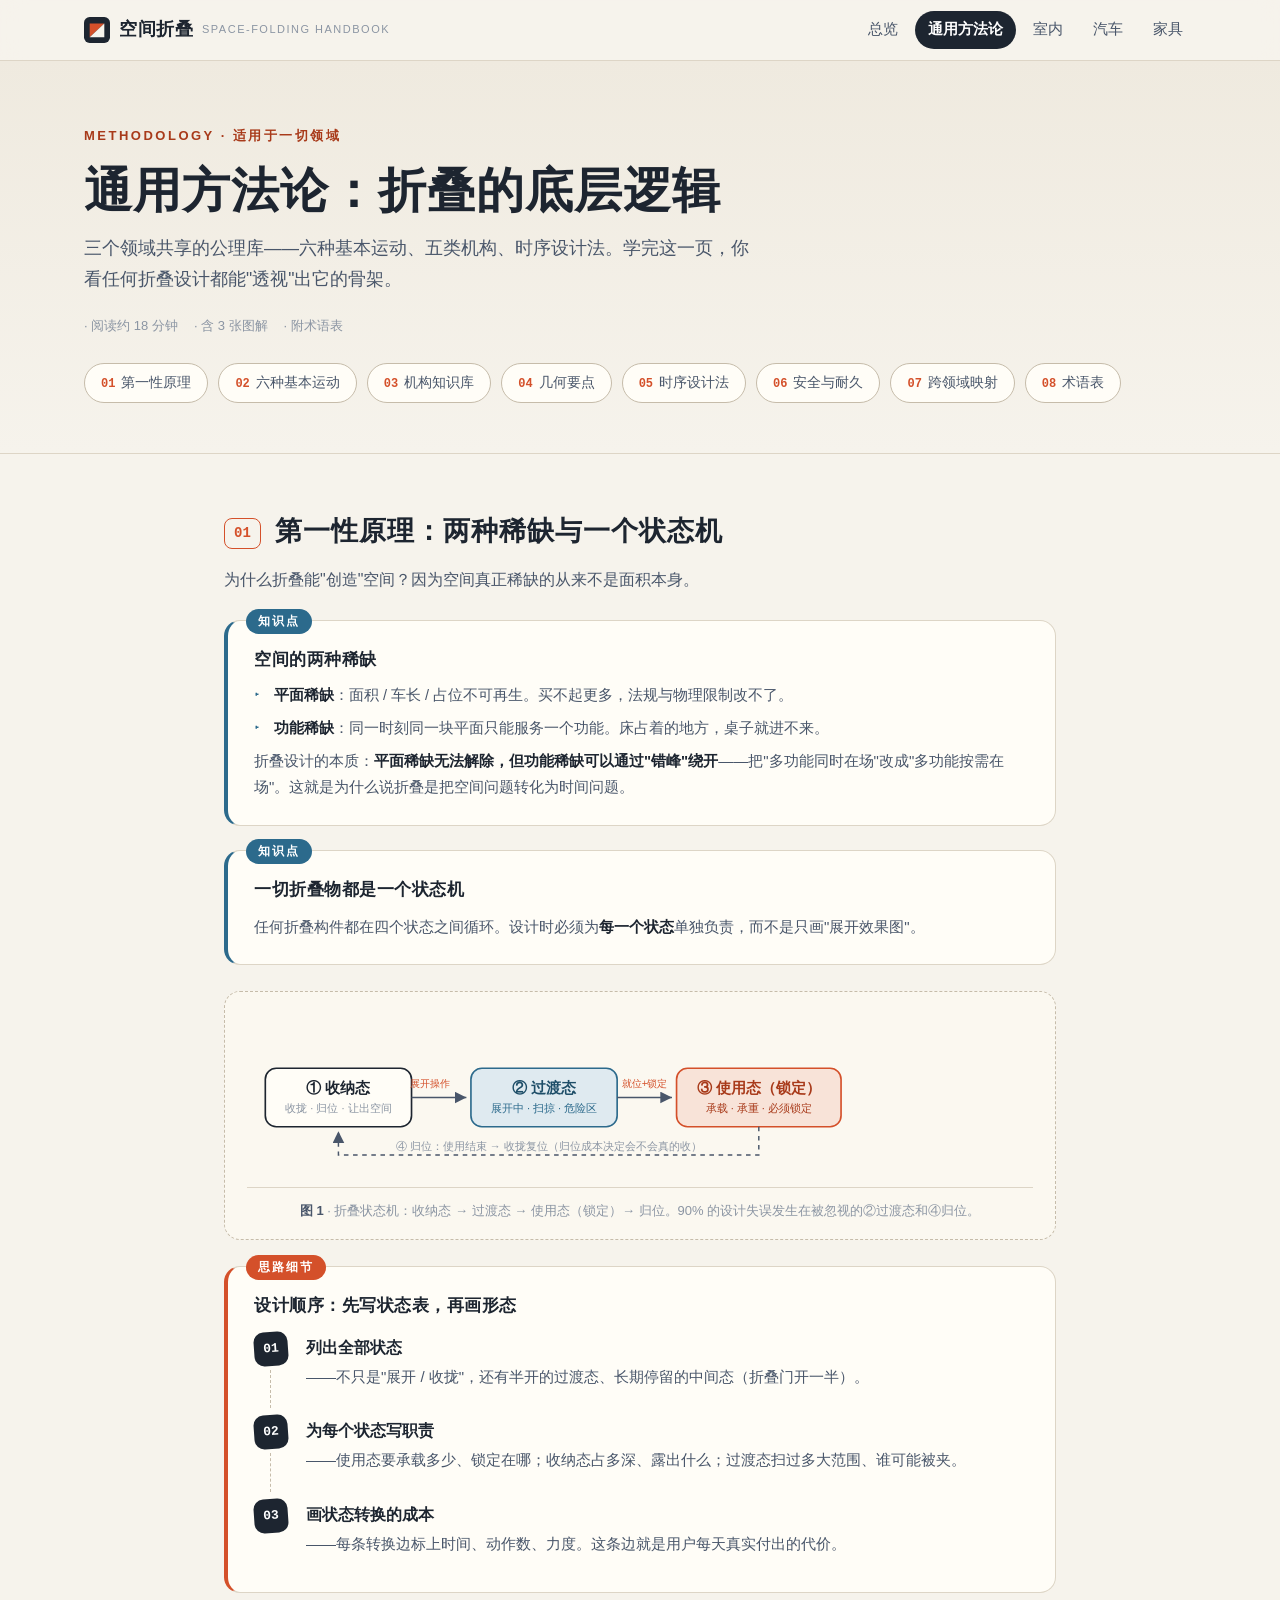
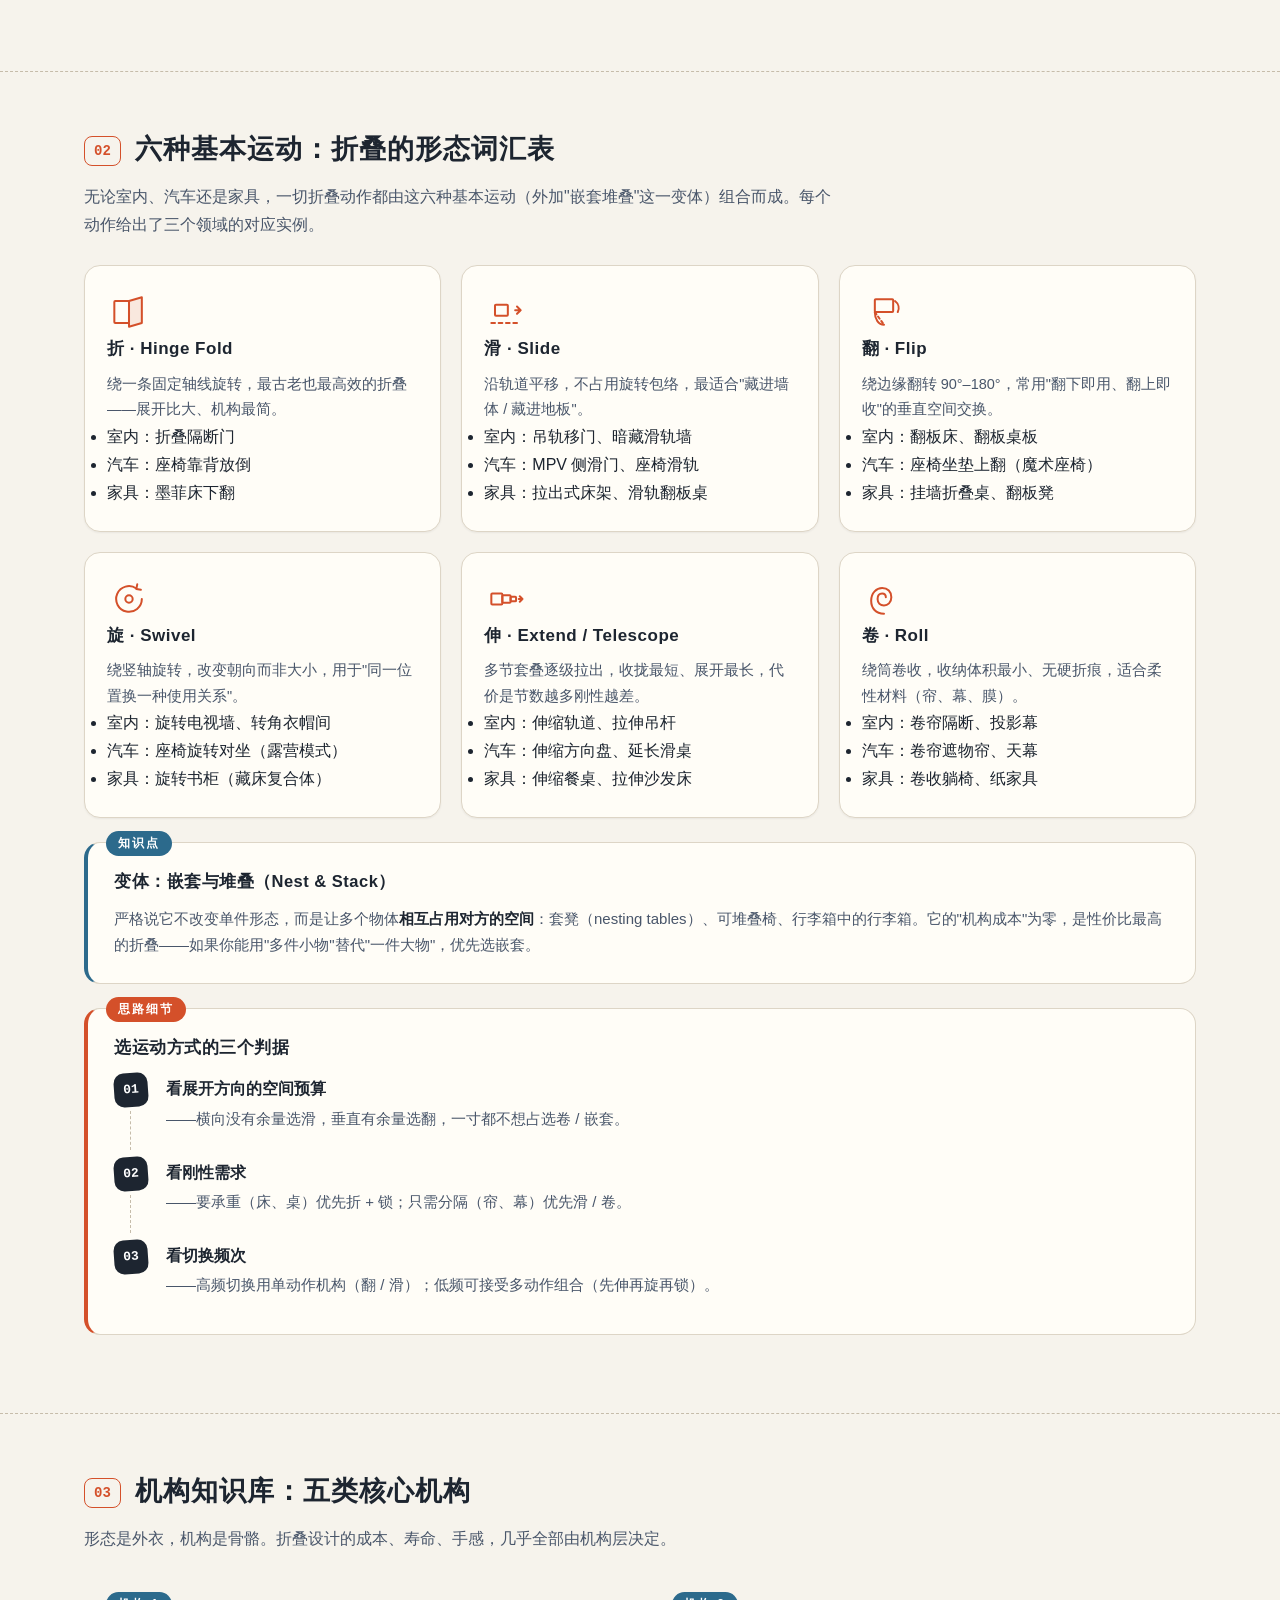
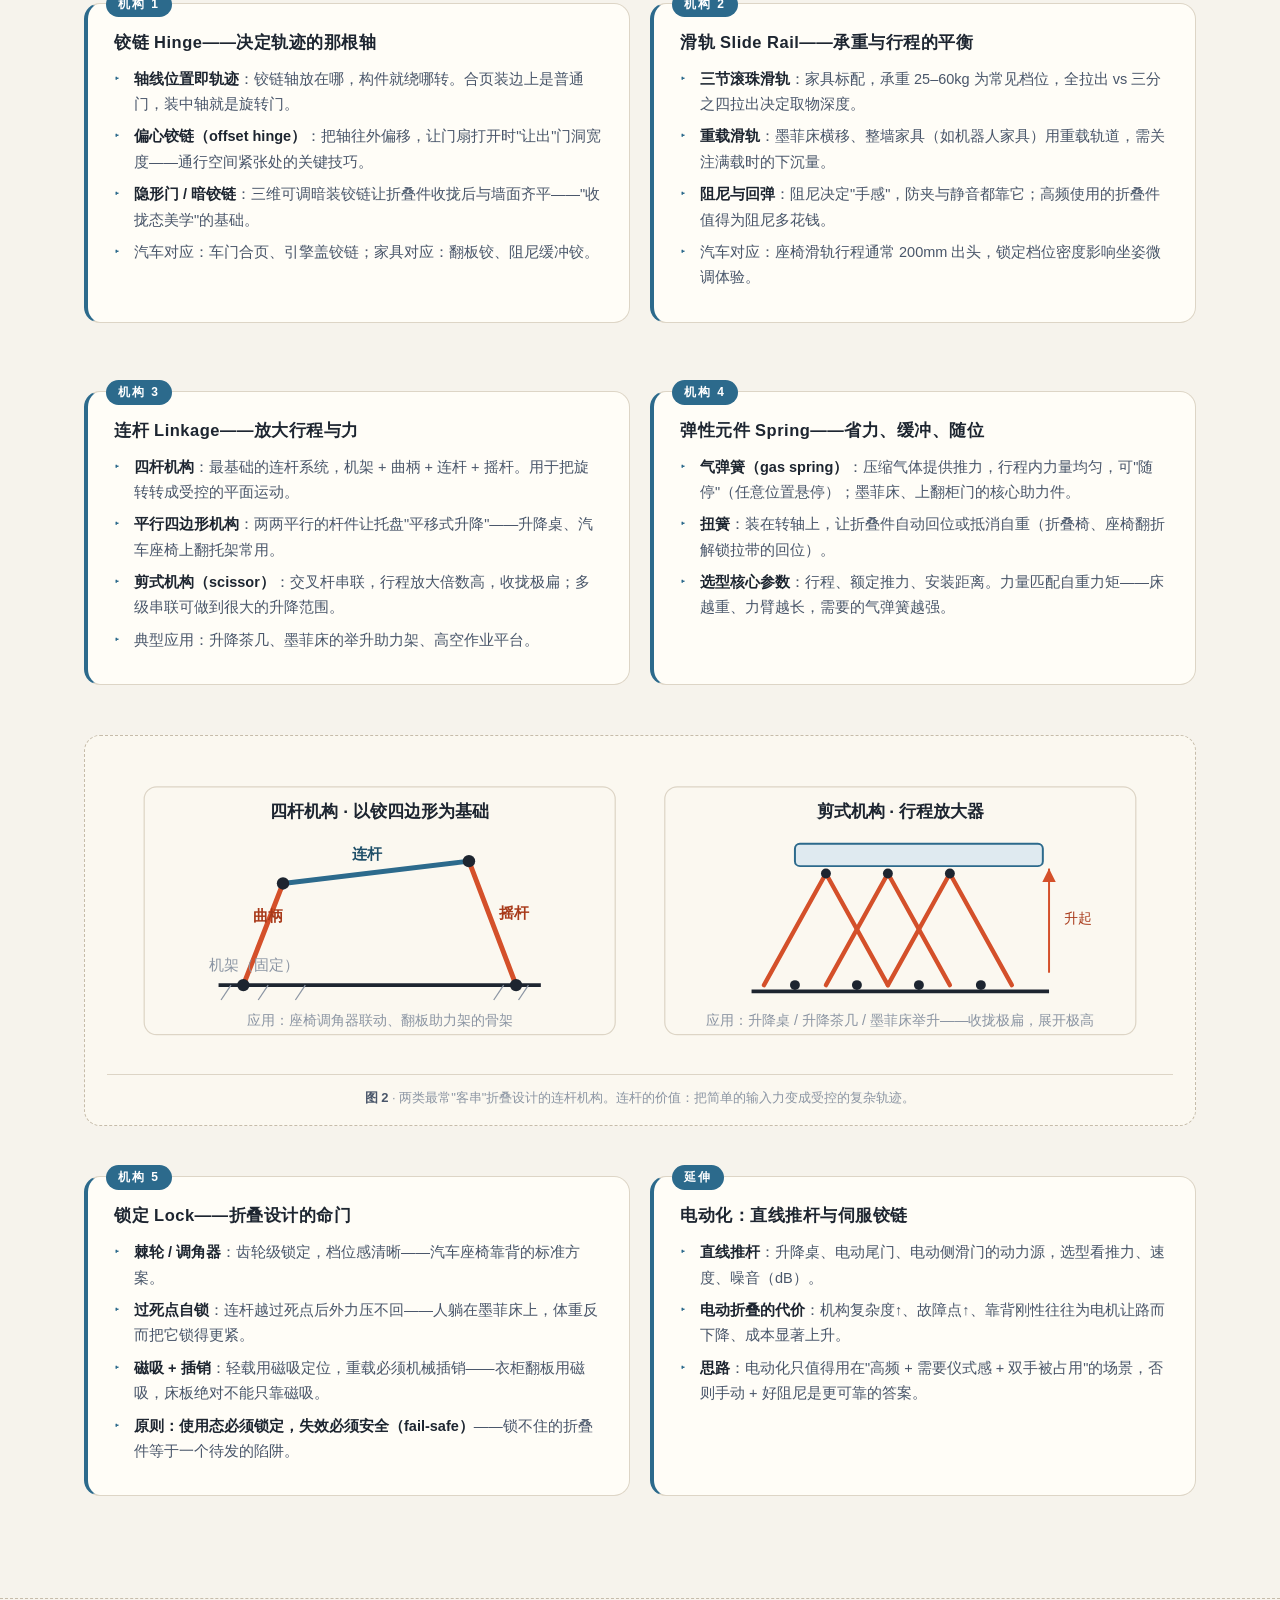
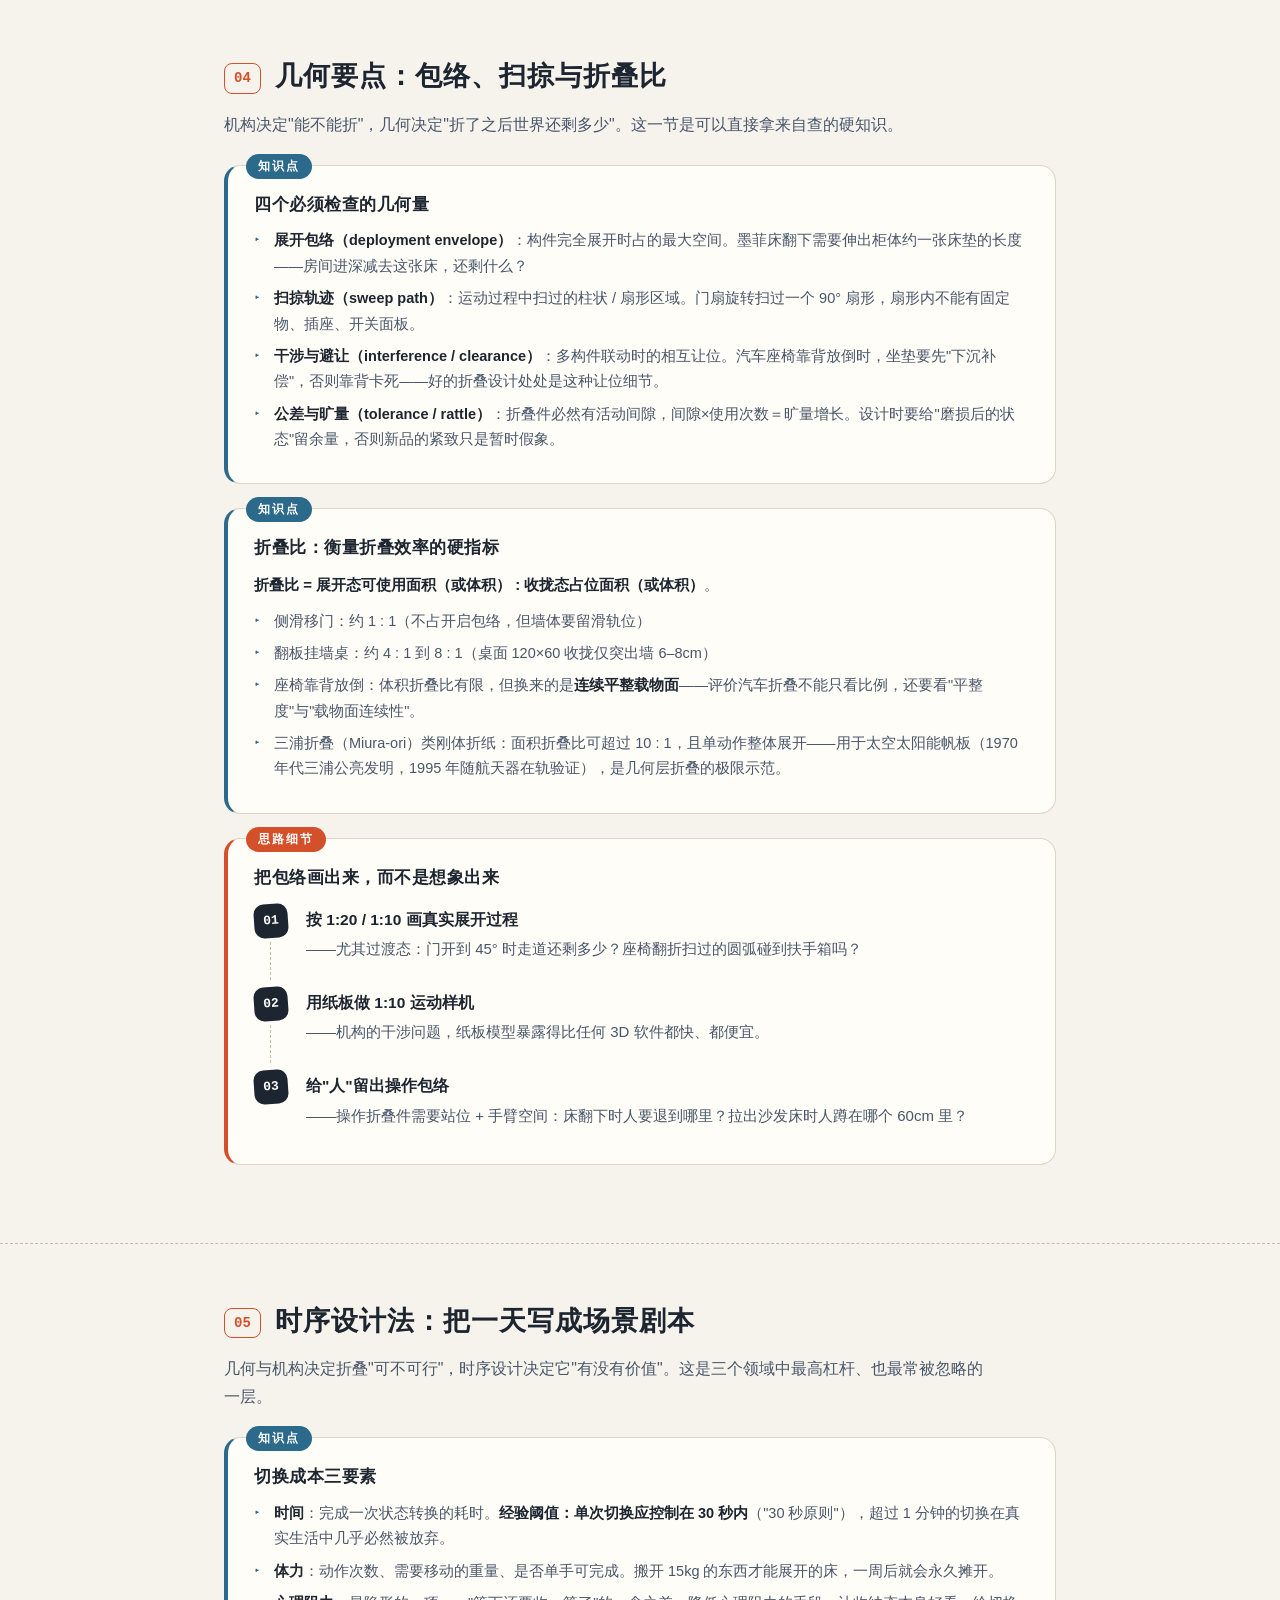
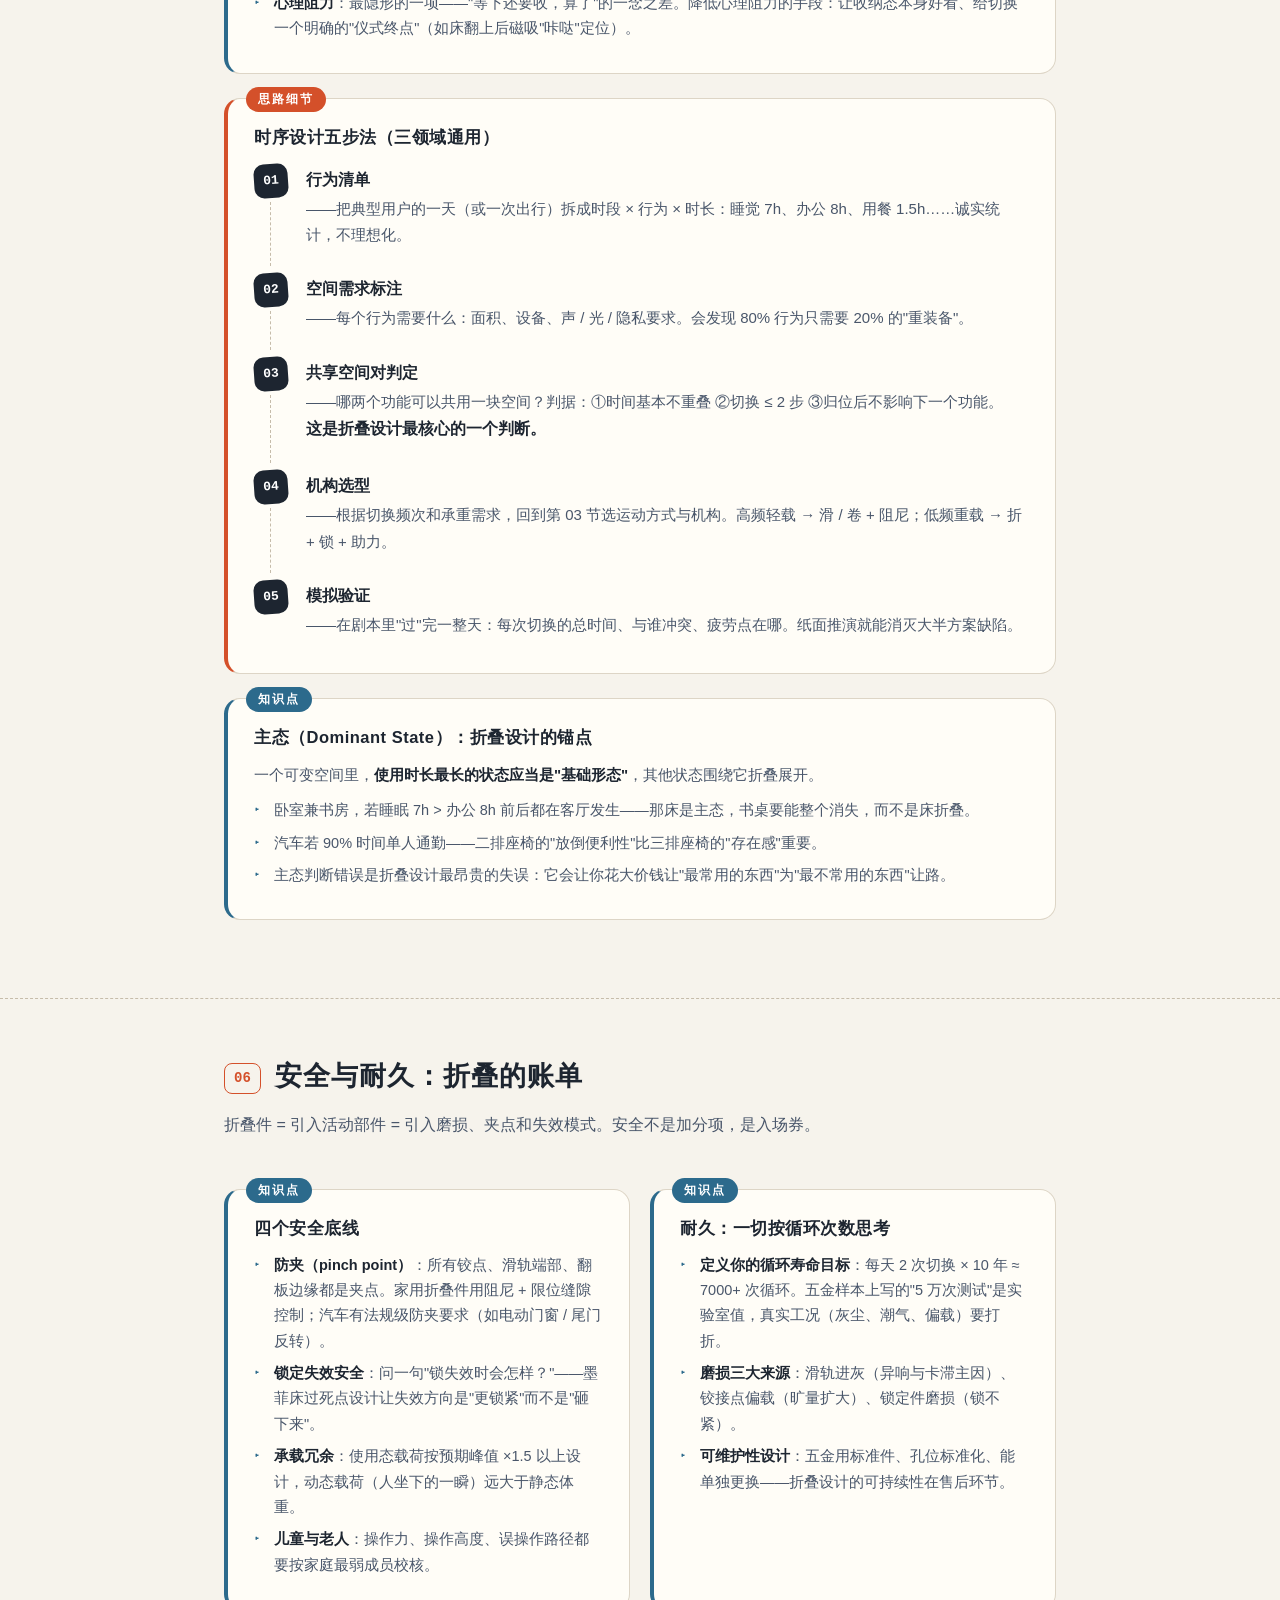
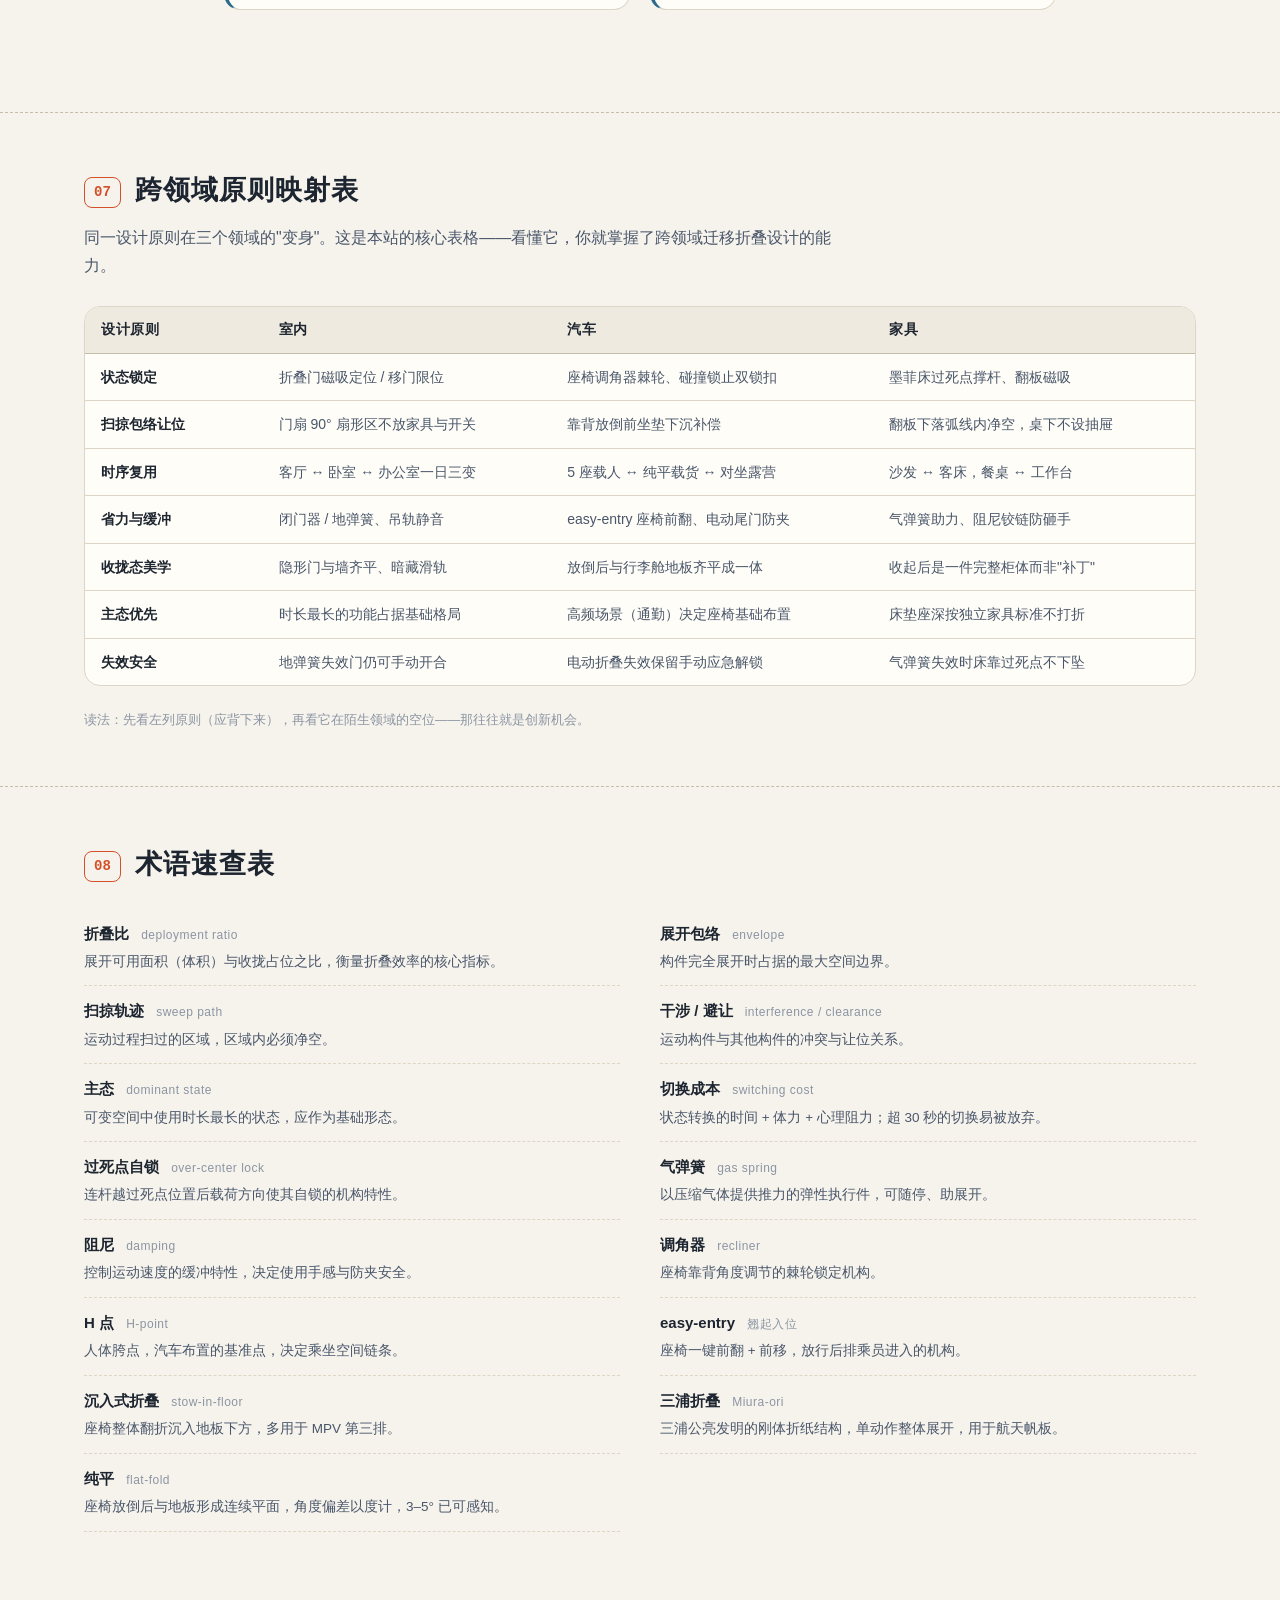
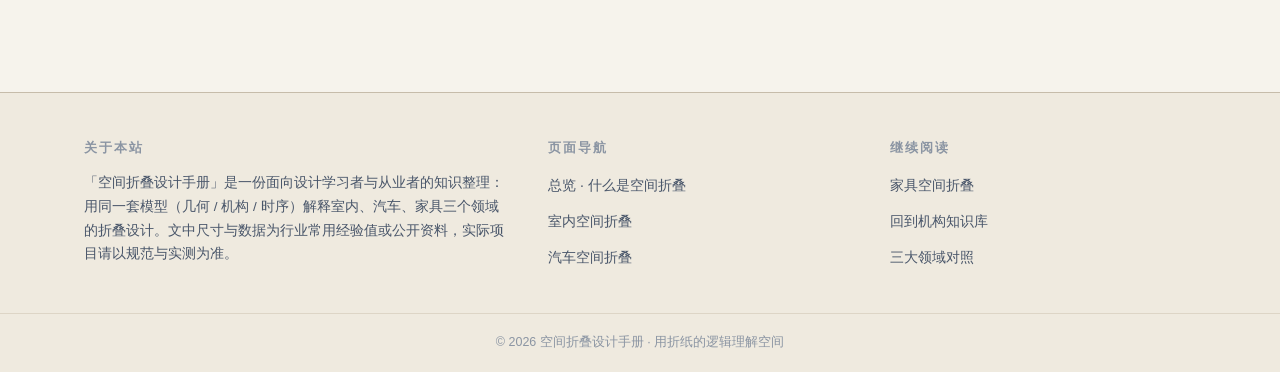
<file: methodology.html>
<!DOCTYPE html>
<html lang="zh-CN">
<head>
<meta charset="UTF-8">
<meta name="viewport" content="width=device-width, initial-scale=1">
<title>通用方法论 · 空间折叠设计手册</title>
<meta name="description" content="空间折叠的通用方法论：第一性原理、六种基本运动、机构知识库、几何要点、时序设计法、安全耐久与跨领域原则映射。">
<link rel="icon" href="data:image/svg+xml,%3Csvg xmlns='http://www.w3.org/2000/svg' viewBox='0 0 32 32'%3E%3Crect width='32' height='32' rx='7' fill='%231d2530'/%3E%3Cpath d='M7 8h18L7 25z' fill='%23d4502a'/%3E%3Cpath d='M25 8v17H7z' fill='%23f6f3ec'/%3E%3C/svg%3E">
<link rel="stylesheet" href="css/style.css">
</head>
<body>

<header class="nav">
  <div class="nav-inner">
    <a class="brand" href="index.html">
      <svg width="26" height="26" viewBox="0 0 32 32" aria-hidden="true"><rect width="32" height="32" rx="7" fill="#1d2530"/><path d="M7 8h18L7 25z" fill="#d4502a"/><path d="M25 8v17H7z" fill="#f6f3ec"/></svg>
      空间折叠 <small>SPACE-FOLDING HANDBOOK</small>
    </a>
    <button class="nav-toggle" aria-label="菜单">☰</button>
    <nav class="nav-links">
      <a href="index.html">总览</a>
      <a href="methodology.html">通用方法论</a>
      <a href="interior.html">室内</a>
      <a href="automotive.html">汽车</a>
      <a href="furniture.html">家具</a>
    </nav>
  </div>
</header>

<main>
  <section class="page-hero">
    <div class="wrap">
      <p class="crumb">Methodology · 适用于一切领域</p>
      <h1>通用方法论：折叠的底层逻辑</h1>
      <p class="lede">三个领域共享的公理库——六种基本运动、五类机构、时序设计法。学完这一页，你看任何折叠设计都能"透视"出它的骨架。</p>
      <div class="page-meta">
        <span>· 阅读约 18 分钟</span><span>· 含 3 张图解</span><span>· 附术语表</span>
      </div>
      <div class="toc-chips">
        <a href="#principle"><b>01</b>第一性原理</a>
        <a href="#motions"><b>02</b>六种基本运动</a>
        <a href="#mechanism"><b>03</b>机构知识库</a>
        <a href="#geometry"><b>04</b>几何要点</a>
        <a href="#timeline"><b>05</b>时序设计法</a>
        <a href="#safety"><b>06</b>安全与耐久</a>
        <a href="#mapping"><b>07</b>跨领域映射</a>
        <a href="#glossary"><b>08</b>术语表</a>
      </div>
    </div>
  </section>

  <!-- ============ 01 第一性原理 ============ -->
  <section class="sec" id="principle">
    <div class="wrap-narrow">
      <div class="sec-head"><span class="sec-num">01</span><h2>第一性原理：两种稀缺与一个状态机</h2></div>
      <p class="sec-intro">为什么折叠能"创造"空间？因为空间真正稀缺的从来不是面积本身。</p>

      <div class="kp">
        <span class="kp-tag">知识点</span>
        <h3>空间的两种稀缺</h3>
        <ul>
          <li><b>平面稀缺</b>：面积 / 车长 / 占位不可再生。买不起更多，法规与物理限制改不了。</li>
          <li><b>功能稀缺</b>：同一时刻同一块平面只能服务一个功能。床占着的地方，桌子就进不来。</li>
        </ul>
        <p>折叠设计的本质：<b>平面稀缺无法解除，但功能稀缺可以通过"错峰"绕开</b>——把"多功能同时在场"改成"多功能按需在场"。这就是为什么说折叠是把空间问题转化为时间问题。</p>
      </div>

      <div class="kp">
        <span class="kp-tag">知识点</span>
        <h3>一切折叠物都是一个状态机</h3>
        <p>任何折叠构件都在四个状态之间循环。设计时必须为<b>每一个状态</b>单独负责，而不是只画"展开效果图"。</p>
      </div>

      <figure class="diagram">
        <svg viewBox="0 0 860 170" role="img" aria-label="折叠状态机">
          <defs>
            <marker id="arr" markerWidth="10" markerHeight="10" refX="8" refY="4" orient="auto"><path d="M0,0 L8,4 L0,8 z" fill="#49566a"/></marker>
          </defs>
          <g font-family="-apple-system,'PingFang SC',sans-serif">
            <rect x="20" y="55" width="160" height="64" rx="12" fill="#fffdf7" stroke="#1d2530" stroke-width="1.8"/>
            <text x="100" y="82" text-anchor="middle" font-size="16" font-weight="700" fill="#1d2530">① 收纳态</text>
            <text x="100" y="103" text-anchor="middle" font-size="12" fill="#8b95a3">收拢 · 归位 · 让出空间</text>

            <rect x="245" y="55" width="160" height="64" rx="12" fill="#dfeaf0" stroke="#2c6a8c" stroke-width="1.8"/>
            <text x="325" y="82" text-anchor="middle" font-size="16" font-weight="700" fill="#1e4e68">② 过渡态</text>
            <text x="325" y="103" text-anchor="middle" font-size="12" fill="#2c6a8c">展开中 · 扫掠 · 危险区</text>

            <rect x="470" y="55" width="180" height="64" rx="12" fill="#f8e3d8" stroke="#d4502a" stroke-width="1.8"/>
            <text x="560" y="82" text-anchor="middle" font-size="16" font-weight="700" fill="#a83a1a">③ 使用态（锁定）</text>
            <text x="560" y="103" text-anchor="middle" font-size="12" fill="#a83a1a">承载 · 承重 · 必须锁定</text>

            <path d="M180,87 L240,87" stroke="#49566a" stroke-width="1.6" marker-end="url(#arr)"/>
            <path d="M405,87 L465,87" stroke="#49566a" stroke-width="1.6" marker-end="url(#arr)"/>
            <path d="M560,119 L560,150 L100,150 L100,124" stroke="#49566a" stroke-width="1.6" stroke-dasharray="5 5" fill="none" marker-end="url(#arr)"/>
            <text x="330" y="145" text-anchor="middle" font-size="12" fill="#8b95a3">④ 归位：使用结束 → 收拢复位（归位成本决定会不会真的收）</text>

            <text x="200" y="76" text-anchor="middle" font-size="11" fill="#d4502a">展开操作</text>
            <text x="435" y="76" text-anchor="middle" font-size="11" fill="#d4502a">就位+锁定</text>
          </g>
        </svg>
        <figcaption><b>图 1</b> · 折叠状态机：收纳态 → 过渡态 → 使用态（锁定）→ 归位。90% 的设计失误发生在被忽视的②过渡态和④归位。</figcaption>
      </figure>

      <div class="think">
        <span class="think-tag">思路细节</span>
        <h3>设计顺序：先写状态表，再画形态</h3>
        <ol class="steps">
          <li><b>列出全部状态</b>——不只是"展开 / 收拢"，还有半开的过渡态、长期停留的中间态（折叠门开一半）。</li>
          <li><b>为每个状态写职责</b>——使用态要承载多少、锁定在哪；收纳态占多深、露出什么；过渡态扫过多大范围、谁可能被夹。</li>
          <li><b>画状态转换的成本</b>——每条转换边标上时间、动作数、力度。这条边就是用户每天真实付出的代价。</li>
        </ol>
      </div>
    </div>
  </section>

  <hr class="sec-divider">

  <!-- ============ 02 六种基本运动 ============ -->
  <section class="sec" id="motions">
    <div class="wrap">
      <div class="sec-head"><span class="sec-num">02</span><h2>六种基本运动：折叠的形态词汇表</h2></div>
      <p class="sec-intro">无论室内、汽车还是家具，一切折叠动作都由这六种基本运动（外加"嵌套堆叠"这一变体）组合而成。每个动作给出了三个领域的对应实例。</p>

      <div class="grid3">
        <div class="card">
          <span class="card-icon"><svg width="44" height="44" viewBox="0 0 48 48" fill="none" stroke="currentColor" stroke-width="2.2" stroke-linecap="round" stroke-linejoin="round"><rect x="8" y="12" width="16" height="24" rx="1"/><path d="M24 12l14-4v28l-14 4" fill="rgba(208,80,42,.12)"/><path d="M24 12v28" stroke-dasharray="3 3"/></svg></span>
          <h3>折 · Hinge Fold</h3>
          <p>绕一条固定轴线旋转，最古老也最高效的折叠——展开比大、机构最简。</p>
          <ul>
            <li>室内：折叠隔断门</li><li>汽车：座椅靠背放倒</li><li>家具：墨菲床下翻</li>
          </ul>
        </div>
        <div class="card">
          <span class="card-icon"><svg width="44" height="44" viewBox="0 0 48 48" fill="none" stroke="currentColor" stroke-width="2.2" stroke-linecap="round" stroke-linejoin="round"><path d="M8 36h32" stroke-dasharray="4 4"/><rect x="12" y="16" width="14" height="12" rx="1"/><path d="M34 22h6m0 0-4-4m4 4-4 4"/></svg></span>
          <h3>滑 · Slide</h3>
          <p>沿轨道平移，不占用旋转包络，最适合"藏进墙体 / 藏进地板"。</p>
          <ul>
            <li>室内：吊轨移门、暗藏滑轨墙</li><li>汽车：MPV 侧滑门、座椅滑轨</li><li>家具：拉出式床架、滑轨翻板桌</li>
          </ul>
        </div>
        <div class="card">
          <span class="card-icon"><svg width="44" height="44" viewBox="0 0 48 48" fill="none" stroke="currentColor" stroke-width="2.2" stroke-linecap="round" stroke-linejoin="round"><rect x="14" y="10" width="20" height="14" rx="1"/><path d="M14 24c0 8 4 14 10 14" /><path d="M14 24l10 14" stroke-dasharray="3 3"/><path d="M36 12c4 3 5 8 3 12" /></svg></span>
          <h3>翻 · Flip</h3>
          <p>绕边缘翻转 90°–180°，常用"翻下即用、翻上即收"的垂直空间交换。</p>
          <ul>
            <li>室内：翻板床、翻板桌板</li><li>汽车：座椅坐垫上翻（魔术座椅）</li><li>家具：挂墙折叠桌、翻板凳</li>
          </ul>
        </div>
        <div class="card">
          <span class="card-icon"><svg width="44" height="44" viewBox="0 0 48 48" fill="none" stroke="currentColor" stroke-width="2.2" stroke-linecap="round" stroke-linejoin="round"><circle cx="24" cy="24" r="4"/><path d="M38 24a14 14 0 1 1-6-11.5"/><path d="M33 8l-1 5 5 1"/></svg></span>
          <h3>旋 · Swivel</h3>
          <p>绕竖轴旋转，改变朝向而非大小，用于"同一位置换一种使用关系"。</p>
          <ul>
            <li>室内：旋转电视墙、转角衣帽间</li><li>汽车：座椅旋转对坐（露营模式）</li><li>家具：旋转书柜（藏床复合体）</li>
          </ul>
        </div>
        <div class="card">
          <span class="card-icon"><svg width="44" height="44" viewBox="0 0 48 48" fill="none" stroke="currentColor" stroke-width="2.2" stroke-linecap="round" stroke-linejoin="round"><rect x="8" y="18" width="12" height="12" rx="1"/><rect x="20" y="20" width="9" height="8" rx="1"/><rect x="29" y="21.5" width="6" height="5" rx="1"/><path d="M38 24h4m0 0-3-3m3 3-3 3"/></svg></span>
          <h3>伸 · Extend / Telescope</h3>
          <p>多节套叠逐级拉出，收拢最短、展开最长，代价是节数越多刚性越差。</p>
          <ul>
            <li>室内：伸缩轨道、拉伸吊杆</li><li>汽车：伸缩方向盘、延长滑桌</li><li>家具：伸缩餐桌、拉伸沙发床</li>
          </ul>
        </div>
        <div class="card">
          <span class="card-icon"><svg width="44" height="44" viewBox="0 0 48 48" fill="none" stroke="currentColor" stroke-width="2.2" stroke-linecap="round" stroke-linejoin="round"><path d="M24 40c-9 0-14-6-14-14 0-9 6-14 12-14s10 4 10 10-4 9-8 9-7-2.6-7-7 2.6-6 5-6 4 1.6 4 4"/><path d="M40 8l-8 6 8 2" opacity=".001"/></svg></span>
          <h3>卷 · Roll</h3>
          <p>绕筒卷收，收纳体积最小、无硬折痕，适合柔性材料（帘、幕、膜）。</p>
          <ul>
            <li>室内：卷帘隔断、投影幕</li><li>汽车：卷帘遮物帘、天幕</li><li>家具：卷收躺椅、纸家具</li>
          </ul>
        </div>
      </div>

      <div class="kp">
        <span class="kp-tag">知识点</span>
        <h3>变体：嵌套与堆叠（Nest &amp; Stack）</h3>
        <p>严格说它不改变单件形态，而是让多个物体<b>相互占用对方的空间</b>：套凳（nesting tables）、可堆叠椅、行李箱中的行李箱。它的"机构成本"为零，是性价比最高的折叠——如果你能用"多件小物"替代"一件大物"，优先选嵌套。</p>
      </div>

      <div class="think">
        <span class="think-tag">思路细节</span>
        <h3>选运动方式的三个判据</h3>
        <ol class="steps">
          <li><b>看展开方向的空间预算</b>——横向没有余量选滑，垂直有余量选翻，一寸都不想占选卷 / 嵌套。</li>
          <li><b>看刚性需求</b>——要承重（床、桌）优先折 + 锁；只需分隔（帘、幕）优先滑 / 卷。</li>
          <li><b>看切换频次</b>——高频切换用单动作机构（翻 / 滑）；低频可接受多动作组合（先伸再旋再锁）。</li>
        </ol>
      </div>
    </div>
  </section>

  <hr class="sec-divider">

  <!-- ============ 03 机构知识库 ============ -->
  <section class="sec" id="mechanism">
    <div class="wrap">
      <div class="sec-head"><span class="sec-num">03</span><h2>机构知识库：五类核心机构</h2></div>
      <p class="sec-intro">形态是外衣，机构是骨骼。折叠设计的成本、寿命、手感，几乎全部由机构层决定。</p>

      <div class="grid2">
        <div class="kp">
          <span class="kp-tag">机构 1</span>
          <h3>铰链 Hinge——决定轨迹的那根轴</h3>
          <ul>
            <li><b>轴线位置即轨迹</b>：铰链轴放在哪，构件就绕哪转。合页装边上是普通门，装中轴就是旋转门。</li>
            <li><b>偏心铰链（offset hinge）</b>：把轴往外偏移，让门扇打开时"让出"门洞宽度——通行空间紧张处的关键技巧。</li>
            <li><b>隐形门 / 暗铰链</b>：三维可调暗装铰链让折叠件收拢后与墙面齐平——"收拢态美学"的基础。</li>
            <li>汽车对应：车门合页、引擎盖铰链；家具对应：翻板铰、阻尼缓冲铰。</li>
          </ul>
        </div>
        <div class="kp">
          <span class="kp-tag">机构 2</span>
          <h3>滑轨 Slide Rail——承重与行程的平衡</h3>
          <ul>
            <li><b>三节滚珠滑轨</b>：家具标配，承重 25–60kg 为常见档位，全拉出 vs 三分之四拉出决定取物深度。</li>
            <li><b>重载滑轨</b>：墨菲床横移、整墙家具（如机器人家具）用重载轨道，需关注满载时的下沉量。</li>
            <li><b>阻尼与回弹</b>：阻尼决定"手感"，防夹与静音都靠它；高频使用的折叠件值得为阻尼多花钱。</li>
            <li>汽车对应：座椅滑轨行程通常 200mm 出头，锁定档位密度影响坐姿微调体验。</li>
          </ul>
        </div>
        <div class="kp">
          <span class="kp-tag">机构 3</span>
          <h3>连杆 Linkage——放大行程与力</h3>
          <ul>
            <li><b>四杆机构</b>：最基础的连杆系统，机架 + 曲柄 + 连杆 + 摇杆。用于把旋转转成受控的平面运动。</li>
            <li><b>平行四边形机构</b>：两两平行的杆件让托盘"平移式升降"——升降桌、汽车座椅上翻托架常用。</li>
            <li><b>剪式机构（scissor）</b>：交叉杆串联，行程放大倍数高，收拢极扁；多级串联可做到很大的升降范围。</li>
            <li>典型应用：升降茶几、墨菲床的举升助力架、高空作业平台。</li>
          </ul>
        </div>
        <div class="kp">
          <span class="kp-tag">机构 4</span>
          <h3>弹性元件 Spring——省力、缓冲、随位</h3>
          <ul>
            <li><b>气弹簧（gas spring）</b>：压缩气体提供推力，行程内力量均匀，可"随停"（任意位置悬停）；墨菲床、上翻柜门的核心助力件。</li>
            <li><b>扭簧</b>：装在转轴上，让折叠件自动回位或抵消自重（折叠椅、座椅翻折解锁拉带的回位）。</li>
            <li><b>选型核心参数</b>：行程、额定推力、安装距离。力量匹配自重力矩——床越重、力臂越长，需要的气弹簧越强。</li>
          </ul>
        </div>
      </div>

      <figure class="diagram">
        <svg viewBox="0 0 860 240" role="img" aria-label="连杆与剪式机构示意">
          <g font-family="-apple-system,'PingFang SC',sans-serif" font-size="12.5" fill="#49566a">
            <!-- 四杆机构 -->
            <g transform="translate(30,20)">
              <rect x="0" y="0" width="380" height="200" rx="10" fill="#fbf8f0" stroke="#ddd5c6"/>
              <text x="190" y="24" text-anchor="middle" font-size="14" font-weight="700" fill="#1d2530">四杆机构 · 以铰四边形为基础</text>
              <!-- 地面机架 -->
              <line x1="60" y1="160" x2="320" y2="160" stroke="#1d2530" stroke-width="3"/>
              <g stroke="#8b95a3"><line x1="70" y1="160" x2="62" y2="172"/><line x1="100" y1="160" x2="92" y2="172"/><line x1="130" y1="160" x2="122" y2="172"/><line x1="290" y1="160" x2="282" y2="172"/><line x1="310" y1="160" x2="302" y2="172"/></g>
              <!-- 杆件 -->
              <line x1="80" y1="160" x2="112" y2="78" stroke="#d4502a" stroke-width="4" stroke-linecap="round"/>
              <line x1="112" y1="78" x2="262" y2="60" stroke="#2c6a8c" stroke-width="4" stroke-linecap="round"/>
              <line x1="262" y1="60" x2="300" y2="160" stroke="#d4502a" stroke-width="4" stroke-linecap="round"/>
              <circle cx="80" cy="160" r="5" fill="#1d2530"/><circle cx="112" cy="78" r="5" fill="#1d2530"/><circle cx="262" cy="60" r="5" fill="#1d2530"/><circle cx="300" cy="160" r="5" fill="#1d2530"/>
              <text x="52" y="148" font-size="12" fill="#8b95a3">机架（固定）</text>
              <text x="88" y="108" fill="#a83a1a" font-weight="700">曲柄</text>
              <text x="168" y="58" fill="#1e4e68" font-weight="700">连杆</text>
              <text x="286" y="106" fill="#a83a1a" font-weight="700">摇杆</text>
              <text x="190" y="192" text-anchor="middle" font-size="11.5" fill="#8b95a3">应用：座椅调角器联动、翻板助力架的骨架</text>
            </g>
            <!-- 剪式机构 -->
            <g transform="translate(450,20)">
              <rect x="0" y="0" width="380" height="200" rx="10" fill="#fbf8f0" stroke="#ddd5c6"/>
              <text x="190" y="24" text-anchor="middle" font-size="14" font-weight="700" fill="#1d2530">剪式机构 · 行程放大器</text>
              <line x1="70" y1="165" x2="310" y2="165" stroke="#1d2530" stroke-width="3"/>
              <g stroke="#d4502a" stroke-width="3.5" stroke-linecap="round">
                <line x1="80" y1="160" x2="130" y2="70"/><line x1="180" y1="160" x2="130" y2="70"/>
                <line x1="130" y1="160" x2="180" y2="70"/><line x1="230" y1="160" x2="180" y2="70"/>
                <line x1="180" y1="160" x2="230" y2="70"/><line x1="280" y1="160" x2="230" y2="70"/>
              </g>
              <rect x="105" y="46" width="200" height="18" rx="4" fill="#dfeaf0" stroke="#2c6a8c" stroke-width="1.6"/>
              <g fill="#1d2530">
                <circle cx="130" cy="70" r="4"/><circle cx="180" cy="70" r="4"/><circle cx="230" cy="70" r="4"/>
                <circle cx="105" cy="160" r="4"/><circle cx="155" cy="160" r="4"/><circle cx="205" cy="160" r="4"/><circle cx="255" cy="160" r="4"/>
              </g>
              <path d="M310,150 v-84" stroke="#d4502a" stroke-width="1.6" marker-end="url(#arr2)"/>
              <defs><marker id="arr2" markerWidth="9" markerHeight="9" refX="7" refY="3.5" orient="auto"><path d="M0,0 L7,3.5 L0,7 z" fill="#d4502a"/></marker></defs>
              <text x="322" y="110" font-size="11.5" fill="#a83a1a">升起</text>
              <text x="190" y="192" text-anchor="middle" font-size="11.5" fill="#8b95a3">应用：升降桌 / 升降茶几 / 墨菲床举升——收拢极扁，展开极高</text>
            </g>
          </g>
        </svg>
        <figcaption><b>图 2</b> · 两类最常"客串"折叠设计的连杆机构。连杆的价值：把简单的输入力变成受控的复杂轨迹。</figcaption>
      </figure>

      <div class="grid2">
        <div class="kp">
          <span class="kp-tag">机构 5</span>
          <h3>锁定 Lock——折叠设计的命门</h3>
          <ul>
            <li><b>棘轮 / 调角器</b>：齿轮级锁定，档位感清晰——汽车座椅靠背的标准方案。</li>
            <li><b>过死点自锁</b>：连杆越过死点后外力压不回——人躺在墨菲床上，体重反而把它锁得更紧。</li>
            <li><b>磁吸 + 插销</b>：轻载用磁吸定位，重载必须机械插销——衣柜翻板用磁吸，床板绝对不能只靠磁吸。</li>
            <li><b>原则：使用态必须锁定，失效必须安全（fail-safe）</b>——锁不住的折叠件等于一个待发的陷阱。</li>
          </ul>
        </div>
        <div class="kp">
          <span class="kp-tag">延伸</span>
          <h3>电动化：直线推杆与伺服铰链</h3>
          <ul>
            <li><b>直线推杆</b>：升降桌、电动尾门、电动侧滑门的动力源，选型看推力、速度、噪音（dB）。</li>
            <li><b>电动折叠的代价</b>：机构复杂度↑、故障点↑、靠背刚性往往为电机让路而下降、成本显著上升。</li>
            <li><b>思路</b>：电动化只值得用在"高频 + 需要仪式感 + 双手被占用"的场景，否则手动 + 好阻尼是更可靠的答案。</li>
          </ul>
        </div>
      </div>
    </div>
  </section>

  <hr class="sec-divider">

  <!-- ============ 04 几何要点 ============ -->
  <section class="sec" id="geometry">
    <div class="wrap-narrow">
      <div class="sec-head"><span class="sec-num">04</span><h2>几何要点：包络、扫掠与折叠比</h2></div>
      <p class="sec-intro">机构决定"能不能折"，几何决定"折了之后世界还剩多少"。这一节是可以直接拿来自查的硬知识。</p>

      <div class="kp">
        <span class="kp-tag">知识点</span>
        <h3>四个必须检查的几何量</h3>
        <ul>
          <li><b>展开包络（deployment envelope）</b>：构件完全展开时占的最大空间。墨菲床翻下需要伸出柜体约一张床垫的长度——房间进深减去这张床，还剩什么？</li>
          <li><b>扫掠轨迹（sweep path）</b>：运动过程中扫过的柱状 / 扇形区域。门扇旋转扫过一个 90° 扇形，扇形内不能有固定物、插座、开关面板。</li>
          <li><b>干涉与避让（interference / clearance）</b>：多构件联动时的相互让位。汽车座椅靠背放倒时，坐垫要先"下沉补偿"，否则靠背卡死——好的折叠设计处处是这种让位细节。</li>
          <li><b>公差与旷量（tolerance / rattle）</b>：折叠件必然有活动间隙，间隙×使用次数＝旷量增长。设计时要给"磨损后的状态"留余量，否则新品的紧致只是暂时假象。</li>
        </ul>
      </div>

      <div class="kp">
        <span class="kp-tag">知识点</span>
        <h3>折叠比：衡量折叠效率的硬指标</h3>
        <p><b>折叠比 = 展开态可使用面积（或体积） : 收拢态占位面积（或体积）</b>。</p>
        <ul>
          <li>侧滑移门：约 1 : 1（不占开启包络，但墙体要留滑轨位）</li>
          <li>翻板挂墙桌：约 4 : 1 到 8 : 1（桌面 120×60 收拢仅突出墙 6–8cm）</li>
          <li>座椅靠背放倒：体积折叠比有限，但换来的是<b>连续平整载物面</b>——评价汽车折叠不能只看比例，还要看"平整度"与"载物面连续性"。</li>
          <li>三浦折叠（Miura-ori）类刚体折纸：面积折叠比可超过 10 : 1，且单动作整体展开——用于太空太阳能帆板（1970 年代三浦公亮发明，1995 年随航天器在轨验证），是几何层折叠的极限示范。</li>
        </ul>
      </div>

      <div class="think">
        <span class="think-tag">思路细节</span>
        <h3>把包络画出来，而不是想象出来</h3>
        <ol class="steps">
          <li><b>按 1:20 / 1:10 画真实展开过程</b>——尤其过渡态：门开到 45° 时走道还剩多少？座椅翻折扫过的圆弧碰到扶手箱吗？</li>
          <li><b>用纸板做 1:10 运动样机</b>——机构的干涉问题，纸板模型暴露得比任何 3D 软件都快、都便宜。</li>
          <li><b>给"人"留出操作包络</b>——操作折叠件需要站位 + 手臂空间：床翻下时人要退到哪里？拉出沙发床时人蹲在哪个 60cm 里？</li>
        </ol>
      </div>
    </div>
  </section>

  <hr class="sec-divider">

  <!-- ============ 05 时序设计法 ============ -->
  <section class="sec" id="timeline">
    <div class="wrap-narrow">
      <div class="sec-head"><span class="sec-num">05</span><h2>时序设计法：把一天写成场景剧本</h2></div>
      <p class="sec-intro">几何与机构决定折叠"可不可行"，时序设计决定它"有没有价值"。这是三个领域中最高杠杆、也最常被忽略的一层。</p>

      <div class="kp">
        <span class="kp-tag">知识点</span>
        <h3>切换成本三要素</h3>
        <ul>
          <li><b>时间</b>：完成一次状态转换的耗时。<b>经验阈值：单次切换应控制在 30 秒内</b>（"30 秒原则"），超过 1 分钟的切换在真实生活中几乎必然被放弃。</li>
          <li><b>体力</b>：动作次数、需要移动的重量、是否单手可完成。搬开 15kg 的东西才能展开的床，一周后就会永久摊开。</li>
          <li><b>心理阻力</b>：最隐形的一项——"等下还要收，算了"的一念之差。降低心理阻力的手段：让收纳态本身好看、给切换一个明确的"仪式终点"（如床翻上后磁吸"咔哒"定位）。</li>
        </ul>
      </div>

      <div class="think">
        <span class="think-tag">思路细节</span>
        <h3>时序设计五步法（三领域通用）</h3>
        <ol class="steps">
          <li><b>行为清单</b>——把典型用户的一天（或一次出行）拆成时段 × 行为 × 时长：睡觉 7h、办公 8h、用餐 1.5h……诚实统计，不理想化。</li>
          <li><b>空间需求标注</b>——每个行为需要什么：面积、设备、声 / 光 / 隐私要求。会发现 80% 行为只需要 20% 的"重装备"。</li>
          <li><b>共享空间对判定</b>——哪两个功能可以共用一块空间？判据：①时间基本不重叠 ②切换 ≤ 2 步 ③归位后不影响下一个功能。<b>这是折叠设计最核心的一个判断。</b></li>
          <li><b>机构选型</b>——根据切换频次和承重需求，回到第 03 节选运动方式与机构。高频轻载 → 滑 / 卷 + 阻尼；低频重载 → 折 + 锁 + 助力。</li>
          <li><b>模拟验证</b>——在剧本里"过"完一整天：每次切换的总时间、与谁冲突、疲劳点在哪。纸面推演就能消灭大半方案缺陷。</li>
        </ol>
      </div>

      <div class="kp">
        <span class="kp-tag">知识点</span>
        <h3>主态（Dominant State）：折叠设计的锚点</h3>
        <p>一个可变空间里，<b>使用时长最长的状态应当是"基础形态"</b>，其他状态围绕它折叠展开。</p>
        <ul>
          <li>卧室兼书房，若睡眠 7h &gt; 办公 8h 前后都在客厅发生——那床是主态，书桌要能整个消失，而不是床折叠。</li>
          <li>汽车若 90% 时间单人通勤——二排座椅的"放倒便利性"比三排座椅的"存在感"重要。</li>
          <li>主态判断错误是折叠设计最昂贵的失误：它会让你花大价钱让"最常用的东西"为"最不常用的东西"让路。</li>
        </ul>
      </div>
    </div>
  </section>

  <hr class="sec-divider">

  <!-- ============ 06 安全与耐久 ============ -->
  <section class="sec" id="safety">
    <div class="wrap-narrow">
      <div class="sec-head"><span class="sec-num">06</span><h2>安全与耐久：折叠的账单</h2></div>
      <p class="sec-intro">折叠件 = 引入活动部件 = 引入磨损、夹点和失效模式。安全不是加分项，是入场券。</p>

      <div class="grid2">
        <div class="kp">
          <span class="kp-tag">知识点</span>
          <h3>四个安全底线</h3>
          <ul>
            <li><b>防夹（pinch point）</b>：所有铰点、滑轨端部、翻板边缘都是夹点。家用折叠件用阻尼 + 限位缝隙控制；汽车有法规级防夹要求（如电动门窗 / 尾门反转）。</li>
            <li><b>锁定失效安全</b>：问一句"锁失效时会怎样？"——墨菲床过死点设计让失效方向是"更锁紧"而不是"砸下来"。</li>
            <li><b>承载冗余</b>：使用态载荷按预期峰值 ×1.5 以上设计，动态载荷（人坐下的一瞬）远大于静态体重。</li>
            <li><b>儿童与老人</b>：操作力、操作高度、误操作路径都要按家庭最弱成员校核。</li>
          </ul>
        </div>
        <div class="kp">
          <span class="kp-tag">知识点</span>
          <h3>耐久：一切按循环次数思考</h3>
          <ul>
            <li><b>定义你的循环寿命目标</b>：每天 2 次切换 × 10 年 ≈ 7000+ 次循环。五金样本上写的"5 万次测试"是实验室值，真实工况（灰尘、潮气、偏载）要打折。</li>
            <li><b>磨损三大来源</b>：滑轨进灰（异响与卡滞主因）、铰接点偏载（旷量扩大）、锁定件磨损（锁不紧）。</li>
            <li><b>可维护性设计</b>：五金用标准件、孔位标准化、能单独更换——折叠设计的可持续性在售后环节。</li>
          </ul>
        </div>
      </div>
    </div>
  </section>

  <hr class="sec-divider">

  <!-- ============ 07 跨领域映射 ============ -->
  <section class="sec" id="mapping">
    <div class="wrap">
      <div class="sec-head"><span class="sec-num">07</span><h2>跨领域原则映射表</h2></div>
      <p class="sec-intro">同一设计原则在三个领域的"变身"。这是本站的核心表格——看懂它，你就掌握了跨领域迁移折叠设计的能力。</p>

      <div class="table-wrap">
        <table>
          <tr><th style="width:16%">设计原则</th><th>室内</th><th>汽车</th><th>家具</th></tr>
          <tr><td>状态锁定</td><td>折叠门磁吸定位 / 移门限位</td><td>座椅调角器棘轮、碰撞锁止双锁扣</td><td>墨菲床过死点撑杆、翻板磁吸</td></tr>
          <tr><td>扫掠包络让位</td><td>门扇 90° 扇形区不放家具与开关</td><td>靠背放倒前坐垫下沉补偿</td><td>翻板下落弧线内净空，桌下不设抽屉</td></tr>
          <tr><td>时序复用</td><td>客厅 ↔ 卧室 ↔ 办公室一日三变</td><td>5 座载人 ↔ 纯平载货 ↔ 对坐露营</td><td>沙发 ↔ 客床，餐桌 ↔ 工作台</td></tr>
          <tr><td>省力与缓冲</td><td>闭门器 / 地弹簧、吊轨静音</td><td>easy-entry 座椅前翻、电动尾门防夹</td><td>气弹簧助力、阻尼铰链防砸手</td></tr>
          <tr><td>收拢态美学</td><td>隐形门与墙齐平、暗藏滑轨</td><td>放倒后与行李舱地板齐平成一体</td><td>收起后是一件完整柜体而非"补丁"</td></tr>
          <tr><td>主态优先</td><td>时长最长的功能占据基础格局</td><td>高频场景（通勤）决定座椅基础布置</td><td>床垫座深按独立家具标准不打折</td></tr>
          <tr><td>失效安全</td><td>地弹簧失效门仍可手动开合</td><td>电动折叠失效保留手动应急解锁</td><td>气弹簧失效时床靠过死点不下坠</td></tr>
        </table>
      </div>
      <p class="table-note">读法：先看左列原则（应背下来），再看它在陌生领域的空位——那往往就是创新机会。</p>
    </div>
  </section>

  <hr class="sec-divider">

  <!-- ============ 08 术语表 ============ -->
  <section class="sec" id="glossary">
    <div class="wrap">
      <div class="sec-head"><span class="sec-num">08</span><h2>术语速查表</h2></div>
      <dl class="glossary">
        <div><dt>折叠比 <small>deployment ratio</small></dt><dd>展开可用面积（体积）与收拢占位之比，衡量折叠效率的核心指标。</dd></div>
        <div><dt>展开包络 <small>envelope</small></dt><dd>构件完全展开时占据的最大空间边界。</dd></div>
        <div><dt>扫掠轨迹 <small>sweep path</small></dt><dd>运动过程扫过的区域，区域内必须净空。</dd></div>
        <div><dt>干涉 / 避让 <small>interference / clearance</small></dt><dd>运动构件与其他构件的冲突与让位关系。</dd></div>
        <div><dt>主态 <small>dominant state</small></dt><dd>可变空间中使用时长最长的状态，应作为基础形态。</dd></div>
        <div><dt>切换成本 <small>switching cost</small></dt><dd>状态转换的时间 + 体力 + 心理阻力；超 30 秒的切换易被放弃。</dd></div>
        <div><dt>过死点自锁 <small>over-center lock</small></dt><dd>连杆越过死点位置后载荷方向使其自锁的机构特性。</dd></div>
        <div><dt>气弹簧 <small>gas spring</small></dt><dd>以压缩气体提供推力的弹性执行件，可随停、助展开。</dd></div>
        <div><dt>阻尼 <small>damping</small></dt><dd>控制运动速度的缓冲特性，决定使用手感与防夹安全。</dd></div>
        <div><dt>调角器 <small>recliner</small></dt><dd>座椅靠背角度调节的棘轮锁定机构。</dd></div>
        <div><dt>H 点 <small>H-point</small></dt><dd>人体胯点，汽车布置的基准点，决定乘坐空间链条。</dd></div>
        <div><dt>easy-entry <small>翘起入位</small></dt><dd>座椅一键前翻 + 前移，放行后排乘员进入的机构。</dd></div>
        <div><dt>沉入式折叠 <small>stow-in-floor</small></dt><dd>座椅整体翻折沉入地板下方，多用于 MPV 第三排。</dd></div>
        <div><dt>三浦折叠 <small>Miura-ori</small></dt><dd>三浦公亮发明的刚体折纸结构，单动作整体展开，用于航天帆板。</dd></div>
        <div><dt>纯平 <small>flat-fold</small></dt><dd>座椅放倒后与地板形成连续平面，角度偏差以度计，3–5° 已可感知。</dd></div>
      </dl>
    </div>
  </section>
</main>

<footer>
  <div class="footer-inner">
    <div>
      <h4>关于本站</h4>
      <p>「空间折叠设计手册」是一份面向设计学习者与从业者的知识整理：用同一套模型（几何 / 机构 / 时序）解释室内、汽车、家具三个领域的折叠设计。文中尺寸与数据为行业常用经验值或公开资料，实际项目请以规范与实测为准。</p>
    </div>
    <div>
      <h4>页面导航</h4>
      <ul>
        <li><a href="index.html">总览 · 什么是空间折叠</a></li>
        <li><a href="interior.html">室内空间折叠</a></li>
        <li><a href="automotive.html">汽车空间折叠</a></li>
      </ul>
    </div>
    <div>
      <h4>继续阅读</h4>
      <ul>
        <li><a href="furniture.html">家具空间折叠</a></li>
        <li><a href="methodology.html#mechanism">回到机构知识库</a></li>
        <li><a href="index.html#domains">三大领域对照</a></li>
      </ul>
    </div>
  </div>
  <div class="footer-bottom">© 2026 空间折叠设计手册 · 用折纸的逻辑理解空间</div>
</footer>

<script src="js/main.js"></script>
</body>
</html>
</file>
<file: css/style.css>
/* ============================================================
   空间折叠设计手册 · Space-Folding Design Handbook
   设计系统：纸感米白 + 墨蓝 + 折纸朱红，折线母题
   ============================================================ */
:root{
  --bg:#f6f3ec;
  --bg-alt:#efeadf;
  --surface:#fffdf7;
  --surface-2:#fbf8f0;
  --ink:#1d2530;
  --ink-soft:#49566a;
  --ink-faint:#8b95a3;
  --accent:#d4502a;
  --accent-deep:#a83a1a;
  --accent-soft:#f8e3d8;
  --blue:#2c6a8c;
  --blue-deep:#1e4e68;
  --blue-soft:#dfeaf0;
  --green:#4a7c59;
  --green-soft:#e2ece5;
  --line:#ddd5c6;
  --line-strong:#c6bcaa;
  --radius:16px;
  --radius-sm:10px;
  --shadow:0 1px 2px rgba(29,37,48,.05),0 10px 30px -14px rgba(29,37,48,.22);
  --shadow-sm:0 1px 2px rgba(29,37,48,.06);
  --font-sans:-apple-system,BlinkMacSystemFont,"PingFang SC","Hiragino Sans GB","Microsoft YaHei","Segoe UI",sans-serif;
  --font-serif:"Songti SC","Noto Serif SC","STSong","SimSun",serif;
  --mono:ui-monospace,"SF Mono",Menlo,Consolas,monospace;
}

*{margin:0;padding:0;box-sizing:border-box}
html{scroll-behavior:smooth}
body{
  font-family:var(--font-sans);
  background:var(--bg);
  color:var(--ink);
  line-height:1.75;
  font-size:16px;
  -webkit-font-smoothing:antialiased;
}
::selection{background:var(--accent-soft);color:var(--accent-deep)}
a{color:var(--blue);text-decoration:none}
a:hover{text-decoration:underline;text-underline-offset:3px}
img,svg{display:block;max-width:100%}
button{font-family:inherit;cursor:pointer}

/* 折线纹理背景（页面顶部点缀） */
.fold-texture{
  background-image:
    linear-gradient(135deg,rgba(208,80,42,.05) 25%,transparent 25%),
    linear-gradient(225deg,rgba(44,106,140,.05) 25%,transparent 25%);
  background-size:34px 34px;
}

/* ============ 导航 ============ */
.nav{
  position:sticky;top:0;z-index:100;
  background:rgba(246,243,236,.86);
  backdrop-filter:blur(12px);-webkit-backdrop-filter:blur(12px);
  border-bottom:1px solid var(--line);
}
.nav-inner{
  max-width:1160px;margin:0 auto;padding:0 24px;
  height:60px;display:flex;align-items:center;gap:28px;
}
.brand{
  display:flex;align-items:center;gap:9px;
  font-family:var(--font-serif);font-weight:700;font-size:18px;color:var(--ink);
  letter-spacing:.5px;white-space:nowrap;
}
.brand:hover{text-decoration:none}
.brand small{font-family:var(--font-sans);font-weight:400;font-size:11px;color:var(--ink-faint);letter-spacing:1.5px}
.brand svg{flex:none}
.nav-links{display:flex;gap:4px;margin-left:auto}
.nav-links a{
  padding:6px 13px;border-radius:999px;font-size:14.5px;color:var(--ink-soft);
  transition:all .18s;
}
.nav-links a:hover{color:var(--ink);background:var(--bg-alt);text-decoration:none}
.nav-links a.current{color:#fff;background:var(--ink);font-weight:600}
.nav-toggle{
  display:none;margin-left:auto;border:1px solid var(--line-strong);
  background:var(--surface);border-radius:8px;padding:5px 11px;font-size:17px;color:var(--ink);
}

/* ============ 首页 Hero ============ */
.hero{
  position:relative;overflow:hidden;
  border-bottom:1px solid var(--line);
  background:
    radial-gradient(1100px 460px at 82% -10%,var(--accent-soft) 0%,transparent 60%),
    radial-gradient(900px 420px at -8% 110%,var(--blue-soft) 0%,transparent 55%),
    var(--bg);
}
.hero-inner{
  max-width:1160px;margin:0 auto;padding:76px 24px 84px;
  display:grid;grid-template-columns:minmax(0,1.25fr) minmax(0,.75fr);
  gap:48px;align-items:center;
}
.hero-kicker{
  display:inline-flex;align-items:center;gap:8px;
  font-size:13px;letter-spacing:2.5px;color:var(--accent-deep);
  border:1px solid var(--accent);border-radius:999px;padding:5px 14px;
  background:rgba(255,253,247,.7);margin-bottom:22px;font-weight:600;
}
.hero h1{
  font-family:var(--font-serif);
  font-size:clamp(38px,5.4vw,62px);line-height:1.18;letter-spacing:1px;
  margin-bottom:20px;
}
.hero h1 em{font-style:normal;color:var(--accent);position:relative}
.hero-lede{font-size:18px;color:var(--ink-soft);max-width:560px;margin-bottom:14px}
.hero-sub{font-size:15px;color:var(--ink-faint);margin-bottom:30px}
.hero-sub code{font-family:var(--mono);background:var(--surface);border:1px solid var(--line);padding:1px 7px;border-radius:6px;font-size:13.5px;color:var(--ink-soft)}
.hero-cta{display:flex;gap:14px;flex-wrap:wrap}
.btn{
  display:inline-flex;align-items:center;gap:8px;
  padding:11px 24px;border-radius:999px;font-size:15.5px;font-weight:600;
  transition:all .18s;border:1.5px solid var(--ink);
}
.btn-primary{background:var(--ink);color:#fff}
.btn-primary:hover{background:var(--accent-deep);border-color:var(--accent-deep);text-decoration:none;transform:translateY(-1px)}
.btn-ghost{background:transparent;color:var(--ink)}
.btn-ghost:hover{background:var(--surface);text-decoration:none;transform:translateY(-1px)}

/* Hero 3D 折纸演示 */
.fold-stage{
  perspective:1000px;display:flex;justify-content:center;align-items:center;
  height:340px;user-select:none;
}
.fold-paper{
  position:relative;width:280px;height:200px;transform-style:preserve-3d;
  transform:rotateX(12deg) rotateZ(-6deg);
}
.fp{
  position:absolute;top:0;height:100%;width:50%;
  background:
    repeating-linear-gradient(0deg,transparent 0 24px,rgba(29,37,48,.06) 24px 25px),
    repeating-linear-gradient(90deg,transparent 0 24px,rgba(29,37,48,.06) 24px 25px),
    linear-gradient(135deg,#fffdf7,#efe7d8);
  border:1.5px solid var(--ink);
  box-shadow:0 18px 40px -18px rgba(29,37,48,.4);
}
.fp-a{left:0;border-right-style:dashed}
.fp-b{
  left:50%;border-left:none;transform-origin:left center;
  animation:foldB 7s ease-in-out infinite;
}
.fp-b::after{
  content:"";position:absolute;inset:8px;border:1px dashed rgba(212,80,42,.55);
}
@keyframes foldB{
  0%,12%{transform:rotateY(0)}
  42%,58%{transform:rotateY(-172deg)}
  88%,100%{transform:rotateY(0)}
}
.fold-axis{
  position:absolute;left:50%;top:-26px;transform:translateX(-50%);
  font-size:11px;letter-spacing:2px;color:var(--ink-faint);white-space:nowrap;
}

/* ============ 通用布局 ============ */
.wrap{max-width:1160px;margin:0 auto;padding:0 24px}
.wrap-narrow{max-width:880px;margin:0 auto;padding:0 24px}
main{min-height:60vh}

.page-hero{
  padding:64px 0 46px;border-bottom:1px solid var(--line);
  background:linear-gradient(180deg,var(--bg-alt) 0%,var(--bg) 100%);
}
.crumb{
  font-size:13px;letter-spacing:2.5px;color:var(--accent-deep);
  font-weight:700;margin-bottom:14px;text-transform:uppercase;
}
.page-hero h1{
  font-family:var(--font-serif);font-size:clamp(32px,4.4vw,48px);
  line-height:1.2;margin-bottom:14px;letter-spacing:1px;
}
.page-hero .lede{font-size:17.5px;color:var(--ink-soft);max-width:680px}
.page-meta{
  margin-top:20px;display:flex;gap:16px;flex-wrap:wrap;
  font-size:13px;color:var(--ink-faint);
}
.page-meta span{display:inline-flex;align-items:center;gap:6px}

.sec{padding:54px 0 8px}
.sec:last-of-type{padding-bottom:70px}
.sec-head{display:flex;align-items:baseline;gap:14px;margin-bottom:10px}
.sec-num{
  font-family:var(--mono);font-size:14px;font-weight:700;color:var(--accent);
  border:1.5px solid var(--accent);border-radius:8px;padding:2px 9px;
  transform:translateY(-3px);
}
.sec-head h2{
  font-family:var(--font-serif);font-size:27px;letter-spacing:1px;
}
.sec-intro{color:var(--ink-soft);max-width:760px;margin-bottom:26px;font-size:16px}
.sec-divider{
  border:none;border-top:1.5px dashed var(--line-strong);
  margin:46px 0 0;position:relative;
}
.sec-divider::after{
  content:"◢";position:absolute;right:0;top:-11px;color:var(--line-strong);
  font-size:11px;
}

/* ============ 卡片网格 ============ */
.grid2{display:grid;grid-template-columns:repeat(2,minmax(0,1fr));gap:20px;margin:24px 0}
.grid3{display:grid;grid-template-columns:repeat(3,minmax(0,1fr));gap:20px;margin:24px 0}
.grid4{display:grid;grid-template-columns:repeat(4,minmax(0,1fr));gap:16px;margin:24px 0}

.card{
  background:var(--surface);border:1px solid var(--line);border-radius:var(--radius);
  padding:24px 22px;box-shadow:var(--shadow-sm);
  transition:transform .18s,box-shadow .18s;
}
.card:hover{transform:translateY(-3px);box-shadow:var(--shadow)}
.card h3{font-size:17px;margin-bottom:8px;letter-spacing:.5px}
.card p{font-size:14.5px;color:var(--ink-soft)}
.card .card-icon{margin-bottom:14px;color:var(--accent)}
.card.blue .card-icon{color:var(--blue)}

/* 领域导航大卡 */
.domain-card{
  display:flex;flex-direction:column;gap:12px;
  background:var(--surface);border:1.5px solid var(--line-strong);
  border-radius:var(--radius);padding:26px 24px;box-shadow:var(--shadow-sm);
  color:var(--ink);position:relative;overflow:hidden;
  transition:transform .18s,box-shadow .18s,border-color .18s;
}
.domain-card:hover{transform:translateY(-4px);box-shadow:var(--shadow);text-decoration:none;border-color:var(--ink)}
.domain-card::before{
  content:"";position:absolute;right:-30px;top:-30px;width:110px;height:110px;
  background:var(--bg-alt);transform:rotate(45deg);
}
.domain-card .dc-tag{font-size:12px;letter-spacing:2px;color:var(--accent-deep);font-weight:700}
.domain-card h3{font-family:var(--font-serif);font-size:22px}
.domain-card .dc-conflict{font-size:14px;color:var(--ink-soft)}
.domain-card .dc-conflict b{color:var(--accent-deep)}
.domain-card .dc-list{font-size:13.5px;color:var(--ink-faint);line-height:1.9;margin-top:auto}
.domain-card .card-icon{color:var(--ink)}

/* ============ 知识点块（蓝）与思路块（朱红） ============ */
.kp,.think{
  border-radius:var(--radius);padding:24px 26px;margin:24px 0;
  position:relative;
}
.kp{background:var(--surface);border:1px solid var(--line);border-left:4px solid var(--blue)}
.think{background:var(--surface);border:1px solid var(--line);border-left:4px solid var(--accent)}
.kp-tag,.think-tag{
  position:absolute;top:-12px;left:18px;
  font-size:12px;font-weight:700;letter-spacing:2px;
  padding:2px 12px;border-radius:999px;color:#fff;
}
.kp-tag{background:var(--blue)}
.think-tag{background:var(--accent)}
.kp h3,.think h3{font-size:16.5px;margin-bottom:10px;letter-spacing:.5px}
.kp p,.think p{font-size:15px;color:var(--ink-soft);margin-bottom:10px}
.kp p:last-child,.think p:last-child{margin-bottom:0}
.kp ul,.think ul{margin:8px 0 4px 0;list-style:none}
.kp li,.think li{
  font-size:14.5px;color:var(--ink-soft);padding-left:20px;position:relative;margin-bottom:7px;
}
.kp li::before{content:"▸";position:absolute;left:0;color:var(--blue);font-size:12px;top:1px}
.think li::before{content:"▸";position:absolute;left:0;color:var(--accent);font-size:12px;top:1px}
.kp b,.think b{color:var(--ink)}

/* 步骤列表（思路细节专用） */
.steps{list-style:none;counter-reset:step;margin:14px 0 4px}
.steps li{
  counter-increment:step;position:relative;
  padding:0 0 20px 52px;font-size:15px;color:var(--ink-soft);
}
.steps li::before{
  content:counter(step,decimal-leading-zero);
  position:absolute;left:0;top:-2px;
  width:34px;height:34px;border-radius:10px;
  background:var(--ink);color:#fff;font-family:var(--mono);font-size:13px;font-weight:700;
  display:flex;align-items:center;justify-content:center;
  transform:rotate(-4deg);
}
.steps li::after{
  content:"";position:absolute;left:16px;top:36px;bottom:2px;
  border-left:1.5px dashed var(--line-strong);
}
.steps li:last-child{padding-bottom:4px}
.steps li:last-child::after{display:none}
.steps b{color:var(--ink);display:block;margin-bottom:3px;font-size:15.5px}

/* ============ 图示 ============ */
.diagram{
  background:var(--surface-2);border:1px dashed var(--line-strong);
  border-radius:var(--radius);padding:26px 22px 16px;margin:26px 0;
}
.diagram svg{margin:0 auto;max-width:100%;height:auto;color:var(--ink)}
.diagram figcaption{
  text-align:center;font-size:13px;color:var(--ink-faint);margin-top:14px;
  padding-top:12px;border-top:1px solid var(--line);
}
.diagram figcaption b{color:var(--ink-soft);font-weight:600}

/* ============ 表格 ============ */
.table-wrap{overflow-x:auto;margin:24px 0;border:1px solid var(--line);border-radius:var(--radius);background:var(--surface)}
table{width:100%;border-collapse:collapse;font-size:14px;min-width:560px}
th{
  background:var(--bg-alt);text-align:left;padding:11px 16px;
  font-weight:700;color:var(--ink);border-bottom:1.5px solid var(--line-strong);
  white-space:nowrap;font-size:13.5px;letter-spacing:.5px;
}
td{
  padding:11px 16px;border-bottom:1px solid var(--line);
  color:var(--ink-soft);vertical-align:top;
}
tr:last-child td{border-bottom:none}
td:first-child{color:var(--ink);font-weight:600;white-space:nowrap}
.table-note{font-size:12.5px;color:var(--ink-faint);margin-top:8px}

/* ============ 时间轴（时序复用） ============ */
.tl{margin:26px 0}
.tl-track{display:flex;gap:3px;height:56px;border-radius:12px;overflow:hidden}
.tl-seg{
  display:flex;align-items:center;justify-content:center;text-align:center;
  font-size:12.5px;font-weight:600;color:#fff;letter-spacing:.5px;
  cursor:pointer;transition:filter .15s,transform .15s;line-height:1.4;
  border:none;padding:4px;overflow:hidden;position:relative;
}
.tl-seg span{display:block;white-space:nowrap}
.tl-seg:hover,.tl-seg.active{filter:brightness(1.12);transform:scale(1.02)}
.tl-seg small{display:block;font-weight:400;font-size:11px;opacity:.85}
.tl-note{
  margin-top:14px;background:var(--surface);border:1px dashed var(--line-strong);
  border-radius:var(--radius-sm);padding:14px 18px;font-size:14px;color:var(--ink-soft);
  min-height:52px;
}
.tl-note b{color:var(--accent-deep)}

/* ============ 交互演示 ============ */
.demo{
  background:var(--surface);border:1px solid var(--line);border-radius:var(--radius);
  padding:22px;margin:26px 0;box-shadow:var(--shadow-sm);
}
.demo-stage{
  background:var(--bg-alt);border-radius:var(--radius-sm);
  padding:18px;display:flex;justify-content:center;align-items:center;position:relative;min-height:300px;
  overflow:hidden;
}
.demo-stage .state{
  position:absolute;inset:18px;display:flex;align-items:center;justify-content:center;
  opacity:0;transform:translateY(8px);transition:opacity .35s,transform .35s;
  pointer-events:none;
}
.demo-stage .state.active{opacity:1;transform:translateY(0)}
.demo-stage svg{max-height:230px;width:auto;max-width:100%}
.demo-ctl{display:flex;gap:10px;margin-top:16px;flex-wrap:wrap;justify-content:center}
.demo-ctl button{
  padding:8px 20px;border-radius:999px;border:1.5px solid var(--line-strong);
  background:var(--surface);font-size:14px;color:var(--ink-soft);transition:all .15s;
}
.demo-ctl button:hover{border-color:var(--ink);color:var(--ink)}
.demo-ctl button.active{background:var(--ink);border-color:var(--ink);color:#fff;font-weight:600}
.demo-caption{
  text-align:center;margin-top:12px;font-size:13.5px;color:var(--ink-faint);
}
.demo-caption b{color:var(--ink-soft)}

/* ============ 检查清单 ============ */
.checklist{
  list-style:none;margin:22px 0;
  background:var(--surface);border:1.5px solid var(--ink);border-radius:var(--radius);
  overflow:hidden;
}
.checklist li{border-bottom:1px solid var(--line)}
.checklist li:last-child{border-bottom:none}
.checklist label{
  display:flex;gap:14px;align-items:flex-start;
  padding:14px 20px;cursor:pointer;font-size:14.5px;color:var(--ink-soft);
  transition:background .15s;
}
.checklist label:hover{background:var(--bg-alt)}
.checklist input{
  flex:none;margin-top:4px;width:18px;height:18px;accent-color:var(--accent);cursor:pointer;
}
.checklist input:checked+span{color:var(--ink-faint);text-decoration:line-through;text-decoration-color:var(--accent)}
.checklist-bar{
  background:var(--ink);color:#fff;padding:10px 20px;
  display:flex;justify-content:space-between;align-items:center;font-size:13.5px;
}
.checklist-bar b{font-family:var(--mono);color:var(--accent-soft)}
.checklist-reset{
  background:none;border:none;color:#fff;opacity:.7;font-size:12.5px;
  text-decoration:underline;text-underline-offset:3px;
}
.checklist-reset:hover{opacity:1}

/* ============ 案例 ============ */
.case{
  background:var(--surface);border:1px solid var(--line);border-radius:var(--radius);
  padding:26px;margin:22px 0;box-shadow:var(--shadow-sm);
  border-top:3px solid var(--ink);
}
.case-head{display:flex;align-items:baseline;gap:12px;flex-wrap:wrap;margin-bottom:6px}
.case-head h3{font-family:var(--font-serif);font-size:20px;letter-spacing:.5px}
.case-head .case-en{font-size:12.5px;color:var(--ink-faint);letter-spacing:1px}
.case .case-facts{font-size:13px;color:var(--accent-deep);font-weight:600;margin-bottom:14px}
.case-grid{display:grid;grid-template-columns:repeat(3,minmax(0,1fr));gap:16px;margin-top:14px}
.case-cell{background:var(--bg-alt);border-radius:var(--radius-sm);padding:14px 16px}
.case-cell h4{
  font-size:12px;letter-spacing:1.5px;color:var(--ink-faint);
  margin-bottom:6px;font-weight:700;
}
.case-cell p{font-size:13.5px;color:var(--ink-soft);line-height:1.7}

/* ============ 坑（避坑卡） ============ */
.pitfalls{display:grid;grid-template-columns:repeat(2,minmax(0,1fr));gap:16px;margin:24px 0}
.pitfall{
  background:var(--accent-soft);border:1px solid #ecc4ae;border-radius:var(--radius);
  padding:18px 20px;font-size:14px;color:var(--ink-soft);
}
.pitfall b{display:block;color:var(--accent-deep);margin-bottom:5px;font-size:15px}

/* ============ 术语表 ============ */
.glossary{display:grid;grid-template-columns:repeat(2,minmax(0,1fr));gap:0 40px;margin:20px 0}
.glossary div{padding:12px 0;border-bottom:1px dashed var(--line)}
.glossary dt{font-weight:700;font-size:15px;color:var(--ink)}
.glossary dt small{font-weight:400;color:var(--ink-faint);font-size:12px;margin-left:8px;letter-spacing:.5px}
.glossary dd{font-size:13.5px;color:var(--ink-soft);margin-top:3px}

/* ============ 提示条 ============ */
.note{
  position:relative;
  background:var(--blue-soft);border:1px solid #c2d7e2;
  border-radius:var(--radius-sm);padding:14px 18px 14px 42px;margin:20px 0;font-size:14px;color:var(--blue-deep);
}
.note::before{content:"◈";position:absolute;left:18px;top:15px;font-size:15px}
.note.warn{background:var(--accent-soft);border-color:#ecc4ae;color:var(--accent-deep)}

/* ============ TOC 胶囊 ============ */
.toc-chips{display:flex;flex-wrap:wrap;gap:10px;margin:26px 0 4px}
.toc-chips a{
  font-size:13.5px;padding:7px 16px;border-radius:999px;
  background:var(--surface);border:1px solid var(--line-strong);color:var(--ink-soft);
  transition:all .15s;
}
.toc-chips a:hover{border-color:var(--ink);color:var(--ink);text-decoration:none;transform:translateY(-1px)}
.toc-chips a b{color:var(--accent);font-family:var(--mono);font-size:12px;margin-right:6px}

/* ============ 页脚 ============ */
footer{
  margin-top:70px;border-top:1.5px solid var(--line-strong);
  background:var(--bg-alt);
}
.footer-inner{
  max-width:1160px;margin:0 auto;padding:44px 24px 34px;
  display:grid;grid-template-columns:1.4fr 1fr 1fr;gap:36px;
}
.footer-inner h4{font-size:13px;letter-spacing:2px;color:var(--ink-faint);margin-bottom:12px;font-weight:700}
.footer-inner p{font-size:13.5px;color:var(--ink-soft)}
.footer-inner ul{list-style:none}
.footer-inner li{margin-bottom:8px}
.footer-inner li a{font-size:14px;color:var(--ink-soft)}
.footer-inner li a:hover{color:var(--accent-deep)}
.footer-bottom{
  border-top:1px solid var(--line);text-align:center;
  padding:18px 24px;font-size:12.5px;color:var(--ink-faint);
}

/* ============ 首页三模型卡 ============ */
.model-card{position:relative;padding-top:30px}
.model-card .mc-layer{
  position:absolute;top:-14px;left:20px;
  background:var(--ink);color:#fff;font-family:var(--mono);font-size:12px;
  padding:3px 12px;border-radius:8px;transform:rotate(-3deg);letter-spacing:1px;
}
.model-card:nth-child(2) .mc-layer{background:var(--blue)}
.model-card:nth-child(3) .mc-layer{background:var(--accent)}

/* ============ 揭示动画 ============ */
.reveal{opacity:0;transform:translateY(18px);transition:opacity .55s ease,transform .55s ease}
.reveal.in{opacity:1;transform:none}
@media (prefers-reduced-motion:reduce){
  .reveal{opacity:1;transform:none;transition:none}
  .fp-b{animation:none;transform:rotateY(-30deg)}
  html{scroll-behavior:auto}
}

/* ============ 响应式 ============ */
@media (max-width:960px){
  .hero-inner{grid-template-columns:1fr;padding:56px 24px 60px}
  .fold-stage{display:none}
  .grid3,.grid4{grid-template-columns:repeat(2,minmax(0,1fr))}
  .case-grid{grid-template-columns:1fr}
  .footer-inner{grid-template-columns:1fr 1fr}
  .glossary{grid-template-columns:1fr}
}
@media (max-width:640px){
  .nav-inner{padding:0 16px;gap:14px}
  .brand small{display:none}
  .nav-toggle{display:block}
  .nav-links{
    display:none;position:absolute;top:60px;left:0;right:0;
    background:var(--bg);border-bottom:1px solid var(--line-strong);
    flex-direction:column;padding:12px 16px 16px;gap:6px;
  }
  .nav-links.open{display:flex}
  .nav-links a{padding:11px 14px;border-radius:10px}
  .wrap,.wrap-narrow{padding:0 18px}
  .grid2,.grid3,.grid4,.pitfalls{grid-template-columns:1fr}
  .tl-track{flex-direction:column;height:auto}
  .tl-seg{min-height:44px}
  .footer-inner{grid-template-columns:1fr}
  .hero h1{font-size:34px}
  .kp,.think{padding:20px 18px}
}
</file>
